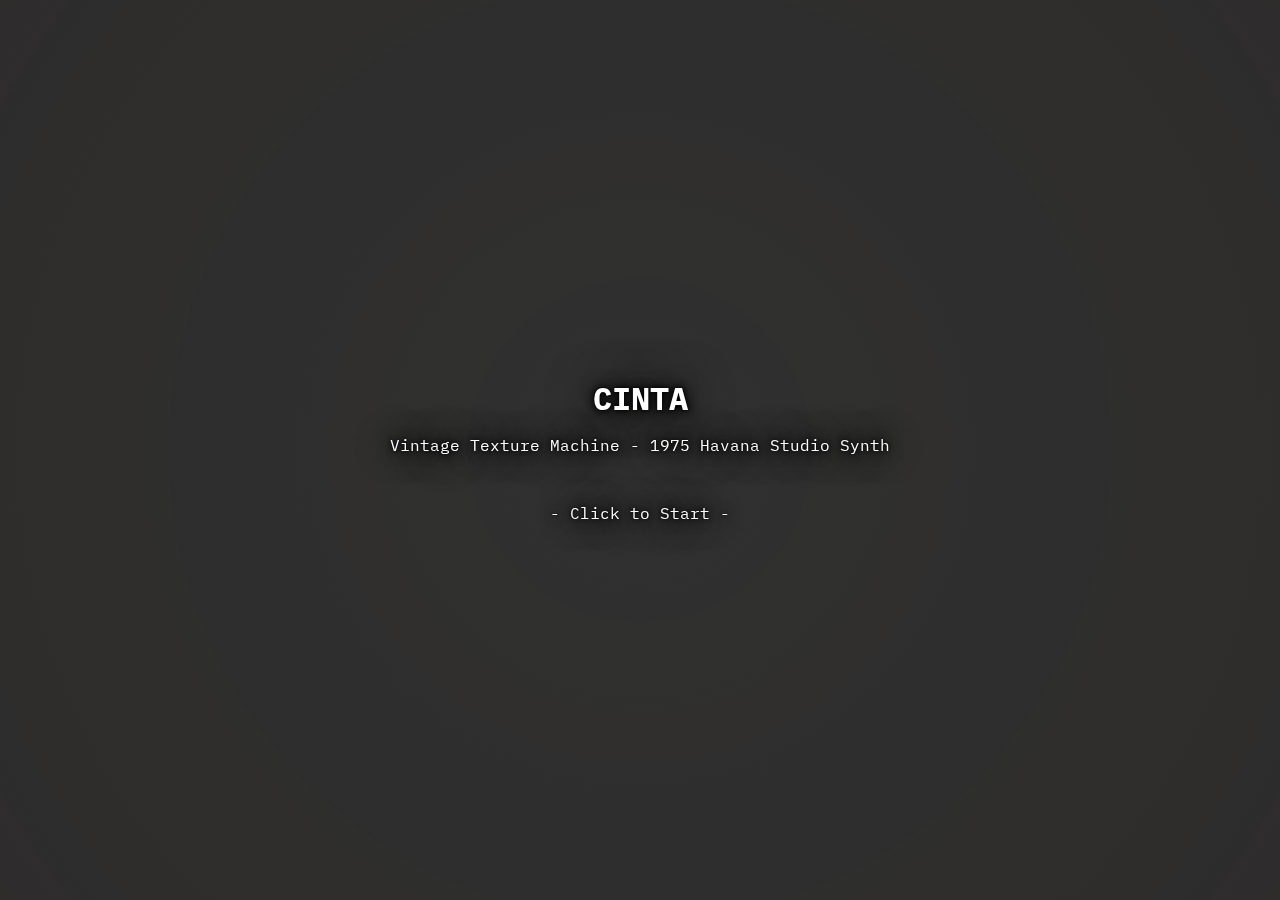
<file: CINTA_WebAudio.html/index.html>
<!DOCTYPE html>
<html lang="en">
<head>
    <meta charset="UTF-8">
    <meta name="viewport" content="width=device-width, initial-scale=1.0">
    <title>CINTA - Vintage Texture Machine</title>
    <link href="https://fonts.googleapis.com/css2?family=Playfair+Display:wght@400;700&family=IBM+Plex+Mono:wght@400;500;600&display=swap" rel="stylesheet">
    <link rel="stylesheet" href="styles-vintage.css">
    <link rel="stylesheet" href="size-modes.css">
    <link rel="stylesheet" href="vintage-keyboard.css">
    <link rel="stylesheet" href="vintage-slider.css">
</head>
<body>
    <div id="cmaj-overlay">
        <div id="cmaj-info">
            <span style="font-size: 2rem; font-weight: bold;">CINTA</span>
            <span style="font-size: 1rem;">Vintage Texture Machine - 1975 Havana Studio Synth</span>
            <span id="cmaj-click-to-start" style="margin-top: 2rem; opacity: 0;">- Click to Start -</span>
        </div>
    </div>

    <div class="synth-container size-compact" id="synth-container" style="display: none;">
        
        <div class="header-controls">
            <button class="midi-selector-btn" id="midiSelectorBtn">
                <span>🎹 MIDI</span>
            </button>
            <div class="midi-dropdown" id="midiDropdown" style="display: none;">
                <div class="midi-device-list" id="midiDeviceList">
                    <div class="midi-device">No MIDI devices</div>
                </div>
            </div>
            
            <button class="size-toggle-btn" id="sizeToggleBtn">
                <span id="currentSizeLabel">COMPACT</span>
            </button>
            <div class="size-dropdown" id="sizeDropdown">
                <div class="size-option" data-size="full">
                    <span>FULL <span class="dimensions">(1400x700)</span></span>
                    <span class="shortcut">Ctrl+1</span>
                </div>
                <div class="size-option" data-size="compact">
                    <span>COMPACT <span class="dimensions">(900x600)</span></span>
                    <span class="shortcut">Ctrl+2</span>
                </div>
                <div class="size-option" data-size="mini">
                    <span>MINI <span class="dimensions">(500x340)</span></span>
                    <span class="shortcut">Ctrl+3</span>
                </div>
                <div class="size-option" data-size="strip">
                    <span>STRIP <span class="dimensions">(380x160)</span></span>
                    <span class="shortcut">Ctrl+4</span>
                </div>
            </div>
        </div>
        
        <div class="size-indicator" id="sizeIndicator"></div>
        
        <header class="header">
            <div class="logo">
                <div class="logo-badge">
                    <span class="logo-text">CINTA</span>
                    <span class="logo-subtitle">Vintage Texture Machine · Havana 1975</span>
                </div>
                <div class="logo-screws">
                    <div class="screw"></div>
                    <div class="screw"></div>
                    <div class="screw"></div>
                    <div class="screw"></div>
                </div>
            </div>
            
            <div class="preset-browser">
                <button class="preset-btn prev">◀</button>
                <select id="preset-select">
                    <option>Init</option>
                    <optgroup label="Bells & Leads (13)">
                        <option>Reggaeton Bell</option>
                        <option>Bad Bunny Bell</option>
                        <option>Crystal Lead</option>
                        <option>Trap Bell</option>
                        <option>Lo-fi Lead</option>
                        <option>Bright Synth Lead</option>
                        <option>Ozuna Bell</option>
                        <option>Metallic Bell</option>
                        <option>Soft Bell</option>
                        <option>Vintage Lead</option>
                        <option>Icy Bell</option>
                        <option>Synth Stab</option>
                    </optgroup>
                    <optgroup label="Pads & Atmospheres (7)">
                        <option>Tainy Atmosphere</option>
                        <option>Tape Strings</option>
                        <option>Ethereal Pad</option>
                        <option>Warm Pad</option>
                        <option>Dark Pad</option>
                        <option>Ambient Wash</option>
                    </optgroup>
                    <optgroup label="Bass (3)">
                        <option>Analog Bass</option>
                        <option>Sub Bass</option>
                        <option>Trap 808</option>
                    </optgroup>
                    <optgroup label="Keys & Plucks (3)">
                        <option>Warm Rhodes</option>
                        <option>Pluck Synth</option>
                        <option>Marimba</option>
                    </optgroup>
                    <optgroup label="FX & Textures (2)">
                        <option>Radio Noise</option>
                        <option>Vinyl Crackle</option>
                    </optgroup>
                </select>
                <button class="preset-btn next">▶</button>
                <button class="preset-btn save">SAVE</button>
            </div>
            
            <div class="macro-knobs">
                <div class="macro-knob">
                    <div class="knob" data-param="vibe" data-min="0" data-max="1" data-value="0.3">
                        <div class="knob-pointer"></div>
                    </div>
                    <div class="knob-value">30</div>
                    <label>VIBE</label>
                </div>
                <div class="macro-knob">
                    <div class="knob" data-param="warmth" data-min="0" data-max="1" data-value="0.5">
                        <div class="knob-pointer"></div>
                    </div>
                    <div class="knob-value">50</div>
                    <label>WARMTH</label>
                </div>
                <div class="macro-knob">
                    <div class="knob" data-param="space" data-min="0" data-max="1" data-value="0.3">
                        <div class="knob-pointer"></div>
                    </div>
                    <div class="knob-value">30</div>
                    <label>SPACE</label>
                </div>
                <div class="macro-knob">
                    <div class="knob" data-param="movement" data-min="0" data-max="1" data-value="0.2">
                        <div class="knob-pointer"></div>
                    </div>
                    <div class="knob-value">20</div>
                    <label>MOVEMENT</label>
                </div>
                <div class="macro-knob">
                    <div class="knob" data-param="grit" data-min="0" data-max="1" data-value="0.1">
                        <div class="knob-pointer"></div>
                    </div>
                    <div class="knob-value">10</div>
                    <label>GRIT</label>
                </div>
            </div>
        </header>

        <div class="tape-deck" id="tape-deck">
            <div class="reel left-reel">
                <div class="reel-hub"></div>
                <div class="reel-spokes"></div>
                <div class="tape-level"></div>
            </div>
            <div class="tape-path">
                <div class="tape-guide"></div>
                <div class="tape-head"></div>
                <div class="tape-guide"></div>
            </div>
            <div class="reel right-reel">
                <div class="reel-hub"></div>
                <div class="reel-spokes"></div>
                <div class="tape-level"></div>
            </div>
        </div>

        <section class="engines-row">
            
            <div class="engine-panel" id="fm-engine">
                <div class="engine-header">
                    <h2>FM ENGINE</h2>
                    <div style="display: flex; gap: 8px; align-items: center;">
                        <div class="led-indicator on"></div>
                        <button class="toggle-btn active" data-param="fm_on">ON</button>
                    </div>
                </div>
                <div class="engine-controls" id="fm-sliders"></div>
            </div>

            <div class="engine-panel" id="tape-engine">
                <div class="engine-header">
                    <h2>TAPE ENGINE</h2>
                    <select class="sound-select" data-param="tape_sound" style="margin: 0 auto;">
                        <option value="0">Strings</option>
                        <option value="1">Flutes</option>
                        <option value="2">Choirs</option>
                        <option value="3">Brass</option>
                        <option value="4">Keys</option>
                    </select>
                    <div style="display: flex; gap: 8px; align-items: center;">
                        <div class="led-indicator"></div>
                        <button class="toggle-btn" data-param="tape_on">OFF</button>
                    </div>
                </div>
                <div class="engine-controls" id="tape-sliders"></div>
            </div>

            <div class="engine-panel" id="analog-engine">
                <div class="engine-header">
                    <h2>ANALOG ENGINE</h2>
                    <select class="sound-select" data-param="analog_osc1_wave" style="margin: 0 auto;">
                        <option value="0">Saw</option>
                        <option value="1">Square</option>
                        <option value="2">Pulse</option>
                        <option value="3">Triangle</option>
                    </select>
                    <div style="display: flex; gap: 8px; align-items: center;">
                        <div class="led-indicator"></div>
                        <button class="toggle-btn" data-param="analog_on">OFF</button>
                    </div>
                </div>
                <div class="engine-controls" id="analog-sliders"></div>
            </div>
        </section>

        <section class="texture-rack">
            <h2>TEXTURE RACK</h2>
            <div class="texture-slots">
                
                <div class="texture-slot">
                    <div class="led-indicator"></div>
                    <button class="toggle-btn small texture-toggle" data-param="tape_age" data-knob-param="tape_age">OFF</button>
                    <span class="texture-name">TAPE AGE</span>
                    <div class="knob small" data-param="tape_age" data-min="0" data-max="1" data-value="0.3">
                        <div class="knob-pointer"></div>
                    </div>
                    <div class="knob-value">30</div>
                </div>
                
                <div class="texture-slot">
                    <div class="led-indicator"></div>
                    <button class="toggle-btn small texture-toggle" data-param="vinyl_amount" data-knob-param="vinyl_amount">OFF</button>
                    <span class="texture-name">VINYL</span>
                    <div class="knob small" data-param="vinyl_amount" data-min="0" data-max="1" data-value="0.3">
                        <div class="knob-pointer"></div>
                    </div>
                    <div class="knob-value">30</div>
                </div>
                
                <div class="texture-slot">
                    <div class="led-indicator"></div>
                    <button class="toggle-btn small texture-toggle" data-param="tube_drive" data-knob-param="tube_drive">OFF</button>
                    <span class="texture-name">TUBE</span>
                    <div class="knob small" data-param="tube_drive" data-min="0" data-max="1" data-value="0.3">
                        <div class="knob-pointer"></div>
                    </div>
                    <div class="knob-value">30</div>
                </div>
                
                <div class="texture-slot">
                    <div class="led-indicator"></div>
                    <button class="toggle-btn small texture-toggle" data-param="room_size" data-knob-param="room_size">OFF</button>
                    <span class="texture-name">ROOM</span>
                    <div class="knob small" data-param="room_size" data-min="0" data-max="1" data-value="0.3">
                        <div class="knob-pointer"></div>
                    </div>
                    <div class="knob-value">30</div>
                </div>
                
                <div class="texture-slot">
                    <div class="led-indicator"></div>
                    <button class="toggle-btn small texture-toggle" data-param="crush_bits" data-knob-param="crush_bits">OFF</button>
                    <span class="texture-name">CRUSH</span>
                    <div class="knob small" data-param="crush_bits" data-min="4" data-max="16" data-value="12">
                        <div class="knob-pointer"></div>
                    </div>
                    <div class="knob-value">12</div>
                </div>
                
            </div>
        </section>

        <section class="arp-machine">
            <div class="arp-header">
                <h2>🎹 ARP MACHINE</h2>
                <div style="display: flex; gap: 8px; align-items: center;">
                    <div class="led-indicator"></div>
                    <button class="toggle-btn" data-param="arp_on">OFF</button>
                </div>
            </div>
            
            <div class="arp-selectors">
                <div class="selector-group">
                    <label>MELODY</label>
                    <select data-param="arp_pattern">
                        <option value="0">Dákiti Style</option>
                        <option value="1">Callaíta Style</option>
                        <option value="2">Tusa Style</option>
                        <option value="3">Yonaguni Style</option>
                        <option value="4">Moscow Mule</option>
                        <option value="5">Me Porto Bonito</option>
                        <option value="6">Dark Bell</option>
                        <option value="7">Flute Trap</option>
                        <option value="8">Summer Hit</option>
                        <option value="9">Radio Ready</option>
                    </select>
                </div>
                
                <div class="selector-group">
                    <label>RHYTHM</label>
                    <select data-param="arp_pattern">
                        <option value="0">Classic Dembow</option>
                        <option value="1">Modern Dembow</option>
                        <option value="2">Half-Time Dembow</option>
                        <option value="3">Perreo Intenso</option>
                        <option value="4">Perreo Suave</option>
                        <option value="5">808 Bounce</option>
                        <option value="6">Hi-Hat Rolls</option>
                        <option value="7">Trap Latino</option>
                        <option value="8">Tresillo</option>
                        <option value="9">Clave</option>
                    </select>
                </div>
                
                <div class="selector-group">
                    <label>SCALE</label>
                    <select data-param="arp_pattern">
                        <option value="0">Reggaeton Minor</option>
                        <option value="1">Reggaeton Major</option>
                        <option value="2">Trap Minor</option>
                        <option value="3">Latin Pop</option>
                        <option value="4">Sad Boy</option>
                        <option value="5">Perreo</option>
                        <option value="6">Romantic</option>
                        <option value="7">Callejero</option>
                    </select>
                </div>
                
                <div class="selector-group key-selector">
                    <label>KEY</label>
                    <div class="key-buttons">
                        <button class="key-btn active" data-key="0">C</button>
                        <button class="key-btn" data-key="1">C#</button>
                        <button class="key-btn" data-key="2">D</button>
                        <button class="key-btn" data-key="3">D#</button>
                        <button class="key-btn" data-key="4">E</button>
                        <button class="key-btn" data-key="5">F</button>
                        <button class="key-btn" data-key="6">F#</button>
                        <button class="key-btn" data-key="7">G</button>
                        <button class="key-btn" data-key="8">G#</button>
                        <button class="key-btn" data-key="9">A</button>
                        <button class="key-btn" data-key="10">A#</button>
                        <button class="key-btn" data-key="11">B</button>
                    </div>
                </div>
            </div>
            
            <div class="arp-controls">
                <div class="arp-pattern-display">
                    <div class="pattern-step"></div>
                    <div class="pattern-step active"></div>
                    <div class="pattern-step"></div>
                    <div class="pattern-step active"></div>
                    <div class="pattern-step"></div>
                    <div class="pattern-step"></div>
                    <div class="pattern-step active"></div>
                    <div class="pattern-step"></div>
                    <div class="pattern-step active"></div>
                    <div class="pattern-step"></div>
                    <div class="pattern-step active"></div>
                    <div class="pattern-step"></div>
                    <div class="pattern-step"></div>
                    <div class="pattern-step active"></div>
                    <div class="pattern-step"></div>
                    <div class="pattern-step"></div>
                </div>
                
                <button class="randomize-btn" id="randomize">🎲 RANDOMIZE</button>
                
                <div class="selector-group">
                    <label>MODE</label>
                    <select data-param="arp_pattern">
                        <option value="0">HITMAKER</option>
                        <option value="1">VIBRAS</option>
                        <option value="2">EMOCIONES</option>
                        <option value="3">ALTURA</option>
                        <option value="4">PERREO</option>
                        <option value="5">EXPERIMENTAL</option>
                    </select>
                </div>
                
                <div class="knob-group">
                    <div class="knob small" data-param="arp_rate" data-min="0" data-max="8" data-value="3">
                        <div class="knob-pointer"></div>
                    </div>
                    <label>RATE</label>
                </div>
                
                <div class="knob-group">
                    <div class="knob small" data-param="arp_swing" data-min="0" data-max="100" data-value="0">
                        <div class="knob-pointer"></div>
                    </div>
                    <label>SWING</label>
                </div>
                
                <div class="knob-group">
                    <div class="knob small" data-param="arp_gate" data-min="1" data-max="100" data-value="75">
                        <div class="knob-pointer"></div>
                    </div>
                    <label>GATE</label>
                </div>
                
                <div class="knob-group">
                    <div class="knob small" data-param="arp_octaves" data-min="1" data-max="4" data-value="2">
                        <div class="knob-pointer"></div>
                    </div>
                    <label>OCTAVES</label>
                </div>
                
                <div class="arp-variations">
                    <button class="var-btn" data-variation="octave-up">↑ OCT</button>
                    <button class="var-btn" data-variation="octave-down">↓ OCT</button>
                    <button class="var-btn" data-variation="invert">INVERT</button>
                    <button class="var-btn" data-variation="reverse">REVERSE</button>
                    <button class="var-btn" data-variation="simplify">SIMPLE</button>
                    <button class="var-btn" data-variation="double">DOUBLE</button>
                    <button class="var-btn" data-variation="shift-left">◄◄</button>
                    <button class="var-btn" data-variation="shift-right">►►</button>
                </div>
            </div>
        </section>

        <section class="bottom-controls">
            <div class="envelope-section">
                <h3>ENVELOPE</h3>
                <div class="env-sliders" id="envelope-sliders"></div>
            </div>
            
            <div class="master-section">
                <h3>MASTER OUTPUT</h3>
                
                <div class="vu-meter" id="vu-meter" data-level="low">
                    <div class="vu-face">
                        <div class="vu-scale">
                            <span class="vu-mark" style="--angle: -45deg">-20</span>
                            <span class="vu-mark" style="--angle: -30deg">-10</span>
                            <span class="vu-mark" style="--angle: -15deg">-7</span>
                            <span class="vu-mark" style="--angle: 0deg">-5</span>
                            <span class="vu-mark" style="--angle: 15deg">-3</span>
                            <span class="vu-mark" style="--angle: 30deg">0</span>
                            <span class="vu-mark red" style="--angle: 40deg">+1</span>
                            <span class="vu-mark red" style="--angle: 50deg">+3</span>
                        </div>
                        <div class="vu-needle"></div>
                        <div class="vu-pivot"></div>
                    </div>
                    <div class="vu-glass"></div>
                    <div class="vu-label">VU</div>
                </div>
                
                <div class="master-slider" id="master-slider"></div>
            </div>
        </section>
        
        <div id="cmaj-main" class="main-content"></div>
        <button class="keyboard-toggle-btn" id="keyboardToggleBtn">
            <span>🎹 PIANO</span>
            <span class="icon">▼</span>
        </button>
        <div id="cmaj-keyboard-container"></div>
        
    </div>
    
    <style>
        body {
            margin: 0;
            padding: 0;
            overflow-x: hidden;
            overflow-y: auto;
            min-height: 100vh;
            background: #1a1410;
        }
        
        .header-controls {
            position: absolute;
            top: 15px;
            right: 15px;
            z-index: 1000;
            display: flex;
            gap: 10px;
        }
        
        .midi-selector-btn {
            background: linear-gradient(135deg, #6b5644 0%, #5a4a3a 100%);
            border: 2px solid #5a4a3a;
            border-radius: 6px;
            padding: 8px 16px;
            color: #f5f0e6;
            font-family: 'IBM Plex Mono', monospace;
            font-size: 11px;
            font-weight: 600;
            cursor: pointer;
            box-shadow: 
                0 2px 4px rgba(0,0,0,0.3),
                inset 0 1px 0 rgba(255,255,255,0.1);
            transition: all 0.2s ease;
        }
        
        .midi-selector-btn:hover {
            background: linear-gradient(135deg, #7b6654 0%, #6a5a4a 100%);
            transform: translateY(-1px);
        }
        
        .midi-dropdown {
            position: absolute;
            top: 100%;
            right: 120px;
            margin-top: 8px;
            background: linear-gradient(135deg, #3a3028 0%, #2a2018 100%);
            border: 2px solid #5a4a3a;
            border-radius: 6px;
            padding: 8px;
            min-width: 250px;
            box-shadow: 0 8px 16px rgba(0,0,0,0.5);
        }
        
        .midi-device-list {
            display: flex;
            flex-direction: column;
            gap: 4px;
        }
        
        .midi-device {
            padding: 8px 12px;
            color: #f5f0e6;
            font-family: 'IBM Plex Mono', monospace;
            font-size: 10px;
            background: rgba(139, 115, 85, 0.2);
            border-radius: 4px;
            cursor: pointer;
            transition: all 0.2s ease;
        }
        
        .midi-device:hover {
            background: rgba(139, 115, 85, 0.4);
        }
        
        .midi-device.active {
            background: rgba(255, 215, 0, 0.3);
            color: #ffd700;
        }
        
        #cmaj-overlay {
            position: fixed;
            top: 0;
            left: 0;
            width: 100%;
            height: 100%;
            display: flex;
            flex-direction: column;
            justify-content: center;
            align-items: center;
            cursor: pointer;
            background: rgb(0,0,0);
            background: radial-gradient(circle, #333333ee 0%, #333333cc 100%);
            z-index: 1000;
            text-shadow: 0 0 0.2rem black, 0 0 0.5rem black, 0 0 1rem black, 0 0 3rem black;
            color: white;
            font-family: 'IBM Plex Mono', monospace;
        }
        
        #cmaj-info {
            display: flex;
            flex-direction: column;
            justify-content: center;
            align-items: center;
            gap: 1rem;
        }
        
        .synth-container {
            margin: 20px auto 140px auto;
            position: relative;
        }
        
        .cmaj-piano-keyboard {
            width: 100%;
            height: 5rem;
            margin-top: 1rem;
        }
        
        /* Keyboard container styles moved to vintage-keyboard.css */
    </style>
    
    <script src="presets.js"></script>
    <script src="vintage-keyboard.js"></script>
    <script src="vintage-slider.js"></script>
    <script type="module">
        import * as patch from "./cmaj_CINTA.js"
        
        let patchConnection = null;
        let audioContext = null;
        let keyboard = null;
        
        function getMIDIInputEndpointID(connection) {
            console.log('Looking for MIDI input endpoint...');
            console.log('Available input endpoints:', connection.inputEndpoints);
            
            // Look for noteOn endpoint since purpose is undefined
            for (const i of connection.inputEndpoints) {
                if (i.endpointID === "noteOn") {
                    console.log('✅ Found noteOn endpoint for MIDI input');
                    return i.endpointID;
                }
            }
            console.warn('No noteOn endpoint found!');
            return null;
        }
        
        function createPianoKeyboard(connection) {
            const container = document.getElementById("cmaj-keyboard-container");
            console.log('🎹 Creating vintage keyboard...');
            
            if (container) {
                // Create vintage keyboard with patch connection
                keyboard = new VintageKeyboard(container, connection);
                console.log('✅ Vintage keyboard created and attached');
                
                // Setup keyboard drawer toggle
                setupKeyboardDrawer();
            } else {
                console.warn('⚠️ Cannot create keyboard - container not found');
            }
        }
        
        function setupKeyboardDrawer() {
            const toggleBtn = document.getElementById('keyboardToggleBtn');
            const container = document.getElementById('cmaj-keyboard-container');
            
            // Load saved state from localStorage
            const savedState = localStorage.getItem('cinta-keyboard-open');
            const isOpen = savedState === 'true';
            
            if (isOpen) {
                container.classList.add('open');
                toggleBtn.classList.add('open');
            }
            
            // Toggle button click handler
            toggleBtn.addEventListener('click', () => {
                const isCurrentlyOpen = container.classList.contains('open');
                
                if (isCurrentlyOpen) {
                    container.classList.remove('open');
                    toggleBtn.classList.remove('open');
                    localStorage.setItem('cinta-keyboard-open', 'false');
                    console.log('🎹 Keyboard drawer closed');
                } else {
                    container.classList.add('open');
                    toggleBtn.classList.add('open');
                    localStorage.setItem('cinta-keyboard-open', 'true');
                    console.log('🎹 Keyboard drawer opened');
                }
            });
            
            // Keyboard shortcut: Ctrl+K or Cmd+K
            document.addEventListener('keydown', (e) => {
                if ((e.ctrlKey || e.metaKey) && e.key === 'k') {
                    e.preventDefault();
                    toggleBtn.click();
                }
            });
            
            console.log('✅ Keyboard drawer initialized');
        }
        
        // Computer keyboard is now handled by VintageKeyboard component
        function setupComputerKeyboard() {
            // Add Escape key for panic/all-notes-off
            document.addEventListener('keydown', (e) => {
                if (e.key === 'Escape') {
                    console.log('🚨 PANIC: All Notes Off');
                    for (let note = 0; note < 128; note++) {
                        patchConnection?.sendEventOrValue('noteOff', { pitch: note });
                    }
                    activeNotes.clear();
                }
            });
            
            console.log('✅ Computer keyboard enabled (A,S,D,F,G,H,J,K,L keys)');
        }
        
        // Test function to manually send a note
        window.testNote = function() {
            if (patchConnection) {
                console.log('🎵 Testing note C4 (MIDI 60)...');
                console.log('Turning on FM engine...');
                patchConnection.sendEventOrValue('fm_on', 1.0);
                patchConnection.sendEventOrValue('fm_level', 0.8);
                patchConnection.sendEventOrValue('master_volume', 0.8);
                
                setTimeout(() => {
                    console.log('Sending noteOn with format: { pitch, velocity }');
                    try {
                        patchConnection.sendEventOrValue('noteOn', { pitch: 60, velocity: 1.0 });
                        console.log('✅ NoteOn sent');
                    } catch (e) {
                        console.error('❌ NoteOn failed:', e);
                    }
                    
                    setTimeout(() => {
                        console.log('Sending noteOff...');
                        try {
                            patchConnection.sendEventOrValue('noteOff', { pitch: 60, velocity: 0.0 });
                            console.log('✅ NoteOff sent');
                        } catch (e) {
                            console.error('❌ NoteOff failed:', e);
                        }
                    }, 500);
                }, 100);
            }
        };
        
        // Debug function to check patch status
        window.debugPatch = function() {
            console.log('=== CINTA Debug Info ===');
            console.log('Audio Context:', audioContext);
            console.log('Audio Context State:', audioContext?.state);
            console.log('Patch Connection:', patchConnection);
            console.log('Input Endpoints:', patchConnection?.inputEndpoints);
            console.log('Output Endpoints:', patchConnection?.outputEndpoints);
            console.log('Manifest:', patchConnection?.manifest);
        };
        
        async function loadPatch() {
            audioContext = new AudioContext();
            audioContext.suspend();
            patchConnection = await patch.createAudioWorkletNodePatchConnection(audioContext, "cmaj-worklet-processor");
            
            console.log('Patch connection created:', patchConnection);
            console.log('Audio worklet node:', patchConnection.audioNode);
            
            const startOverlay = document.getElementById("cmaj-overlay");
            const synthContainer = document.getElementById("synth-container");
            
            startOverlay.onclick = async () => {
                console.log('🎵 Starting CINTA...');
                startOverlay.style.display = "none";
                synthContainer.style.display = "block";
                
                console.log('🔌 Connecting audio and MIDI...');
                
                // Request MIDI access explicitly
                try {
                    const midiAccess = await navigator.requestMIDIAccess();
                    console.log('MIDI Access granted:', midiAccess);
                    console.log('MIDI Inputs:', Array.from(midiAccess.inputs.values()).map(i => i.name));
                    
                    // Populate MIDI device list
                    const midiDeviceList = document.getElementById('midiDeviceList');
                    midiDeviceList.innerHTML = '';
                    
                    if (midiAccess.inputs.size === 0) {
                        midiDeviceList.innerHTML = '<div class="midi-device">No MIDI devices connected</div>';
                    } else {
                        for (const input of midiAccess.inputs.values()) {
                            const deviceDiv = document.createElement('div');
                            deviceDiv.className = 'midi-device active';
                            deviceDiv.textContent = `✓ ${input.name}`;
                            midiDeviceList.appendChild(deviceDiv);
                        }
                    }
                    
                    // Setup MIDI selector button
                    const midiBtn = document.getElementById('midiSelectorBtn');
                    const midiDropdown = document.getElementById('midiDropdown');
                    midiBtn.addEventListener('click', (e) => {
                        e.stopPropagation();
                        midiDropdown.style.display = midiDropdown.style.display === 'none' ? 'block' : 'none';
                    });
                    
                    document.addEventListener('click', (e) => {
                        if (!midiDropdown.contains(e.target) && e.target !== midiBtn) {
                            midiDropdown.style.display = 'none';
                        }
                    });
                    
                    // Connect MIDI inputs to the patch
                    for (const input of midiAccess.inputs.values()) {
                        console.log('Connecting MIDI input:', input.name);
                        input.onmidimessage = (message) => {
                            const [status, note, velocity] = message.data;
                            const command = status & 0xF0;
                            
                            if (command === 0x90 && velocity > 0) {
                                // Note On
                                patchConnection.sendEventOrValue('noteOn', { pitch: note, velocity: velocity / 127.0 });
                            } else if (command === 0x80 || (command === 0x90 && velocity === 0)) {
                                // Note Off
                                patchConnection.sendEventOrValue('noteOff', { pitch: note, velocity: 0.0 });
                            }
                        };
                    }
                } catch (e) {
                    console.warn('MIDI access denied or not available:', e);
                }
                
                await patchConnection.connectDefaultAudioAndMIDI(audioContext);
                console.log('Audio outputs:', patchConnection.outputEndpoints);
                
                console.log('▶️ Resuming audio context...');
                await audioContext.resume();
                console.log('Audio context state:', audioContext.state);
                console.log('Audio destination:', audioContext.destination);
                
                // Enable FM engine IMMEDIATELY for sound
                console.log('🎛️ Enabling FM engine for immediate playback...');
                patchConnection.sendEventOrValue('fm_on', 1.0);
                patchConnection.sendEventOrValue('fm_level', 0.8);
                patchConnection.sendEventOrValue('master_volume', 0.8);
                console.log('✅ FM engine enabled');
                
                // Verify connection
                setTimeout(() => {
                    console.log('=== Connection Status ===');
                    console.log('Patch connected:', !!patchConnection);
                    console.log('Audio context running:', audioContext.state === 'running');
                    console.log('FM engine: ENABLED');
                }, 1000);
                
                if (patchConnection?.manifest?.isInstrument) {
                    console.log('🎹 Creating piano keyboard...');
                    createPianoKeyboard(patchConnection);
                }
                
                console.log('⌨️ Setting up computer keyboard...');
                setupComputerKeyboard();
                
                console.log('🎨 Initializing vintage UI...');
                initializeVintageUI();
                
                console.log('🎚️ Initializing vintage sliders...');
                initializeVintageSliders();
                
                console.log('✅ CINTA ready!');
            };
            
            document.getElementById("cmaj-click-to-start").style.opacity = 1.0;
        }
        
        function initializeVintageSliders() {
            // FM Engine sliders - brass/gold
            createSliderGroup(document.getElementById('fm-sliders'), [
                { param: 'fm_ratio', label: 'RATIO', min: 0.5, max: 16, value: 2, unit: '', color: 'gold', decimals: 1 },
                { param: 'fm_depth', label: 'DEPTH', min: 0, max: 1, value: 0.5, unit: '', color: 'gold', decimals: 2 },
                { param: 'fm_feedback', label: 'FEEDBACK', min: 0, max: 1, value: 0, unit: '', color: 'gold', decimals: 2 },
                { param: 'fm_level', label: 'LEVEL', min: 0, max: 1, value: 0.7, unit: '', color: 'gold', decimals: 2 }
            ], patchConnection);
            
            // Tape Engine sliders - brass/gold
            createSliderGroup(document.getElementById('tape-sliders'), [
                { param: 'tape_wow', label: 'WOW', min: 0, max: 1, value: 0.2, unit: '', color: 'gold', decimals: 2 },
                { param: 'tape_flutter', label: 'FLUTTER', min: 0, max: 1, value: 0.1, unit: '', color: 'gold', decimals: 2 },
                { param: 'tape_level', label: 'LEVEL', min: 0, max: 1, value: 0.7, unit: '', color: 'gold', decimals: 2 }
            ], patchConnection);
            
            // Analog Engine sliders - brass/gold
            createSliderGroup(document.getElementById('analog-sliders'), [
                { param: 'analog_detune', label: 'DETUNE', min: -100, max: 100, value: 5, unit: '', color: 'gold', decimals: 0 },
                { param: 'analog_filter_cutoff', label: 'CUTOFF', min: 20, max: 20000, value: 8000, unit: 'Hz', color: 'gold', decimals: 0 },
                { param: 'analog_filter_reso', label: 'RESO', min: 0, max: 1, value: 0.2, unit: '', color: 'gold', decimals: 2 },
                { param: 'analog_level', label: 'LEVEL', min: 0, max: 1, value: 0.7, unit: '', color: 'gold', decimals: 2 }
            ], patchConnection);
            
            // Envelope sliders (ADSR) - brass/gold
            createSliderGroup(document.getElementById('envelope-sliders'), [
                { param: 'amp_attack', label: 'ATTACK', min: 0.001, max: 5, value: 0.01, unit: 's', color: 'gold', decimals: 3 },
                { param: 'amp_decay', label: 'DECAY', min: 0.001, max: 5, value: 0.2, unit: 's', color: 'gold', decimals: 2 },
                { param: 'amp_sustain', label: 'SUSTAIN', min: 0, max: 1, value: 0.7, unit: '', color: 'gold', decimals: 2 },
                { param: 'amp_release', label: 'RELEASE', min: 0.001, max: 5, value: 0.3, unit: 's', color: 'gold', decimals: 2 }
            ], patchConnection);
            
            // Master volume slider - brass/gold
            createSliderGroup(document.getElementById('master-slider'), [
                { param: 'master_volume', label: 'MASTER', min: 0, max: 1, value: 0.8, unit: '', color: 'gold', decimals: 2 }
            ], patchConnection);
            
            console.log('✅ Vintage sliders initialized for FM, Tape, Analog, Envelope, and Master (brass/gold aesthetic)');
        }
        
        function initializeVintageUI() {
            window.patchConnection = patchConnection;
            
            const sizeManagerScript = document.createElement('script');
            sizeManagerScript.src = 'size-manager.js';
            sizeManagerScript.onload = () => {
                // Manually trigger size manager initialization since DOMContentLoaded already fired
                if (typeof SizeManager !== 'undefined') {
                    window.cintaSizeManager = new SizeManager();
                    console.log('✅ Size Manager initialized');
                }
            };
            document.body.appendChild(sizeManagerScript);
            
            const mainVintageScript = document.createElement('script');
            mainVintageScript.src = 'main-vintage.js';
            document.body.appendChild(mainVintageScript);
        }
        
        loadPatch();
    </script>
</body>
</html>
</file>
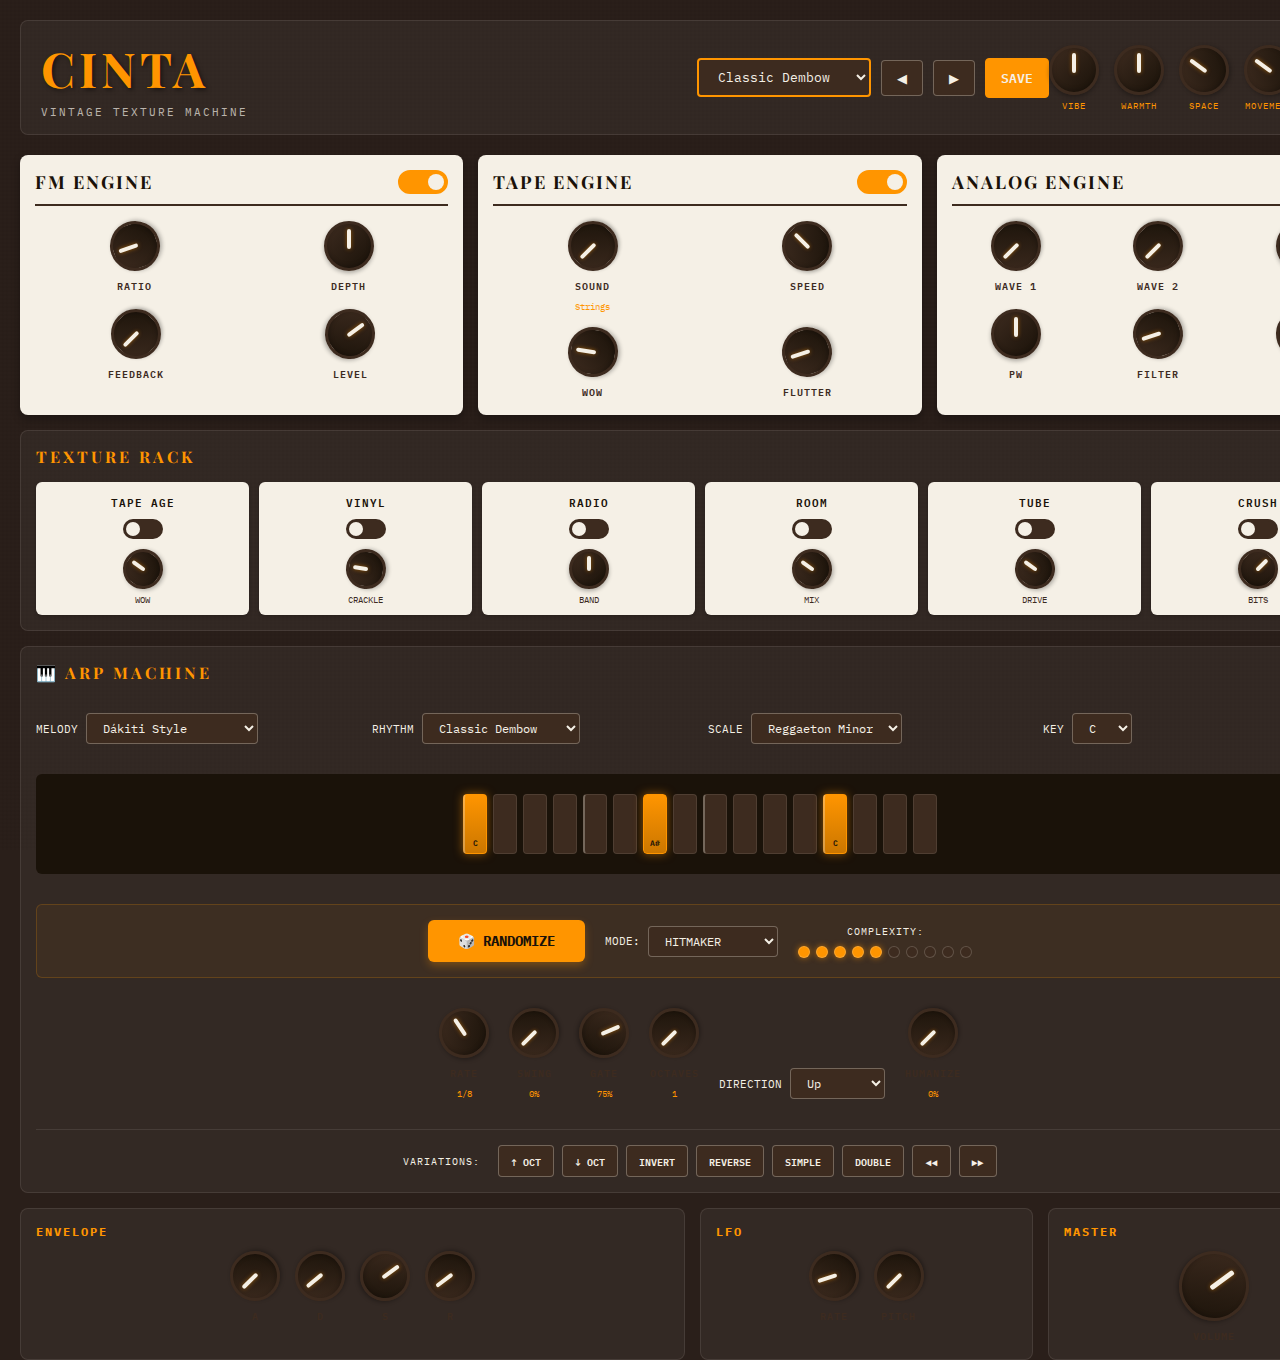
<file: ui/index.html>
<!DOCTYPE html>
<html lang="en">
<head>
    <meta charset="UTF-8">
    <meta name="viewport" content="width=device-width, initial-scale=1.0">
    <title>CINTA - Vintage Texture Machine</title>
    <link rel="preconnect" href="https://fonts.googleapis.com">
    <link rel="preconnect" href="https://fonts.gstatic.com" crossorigin>
    <link href="https://fonts.googleapis.com/css2?family=Playfair+Display:wght@700&family=IBM+Plex+Mono:wght@400;600&display=swap" rel="stylesheet">
    <link rel="stylesheet" href="styles.css">
</head>
<body>
    <div class="synth-container">
        <!-- Header -->
        <div class="header">
            <div class="header-left">
                <h1 class="logo">CINTA</h1>
                <p class="tagline">Vintage Texture Machine</p>
            </div>
            <div class="header-center">
                <select class="preset-selector">
                    <option>Classic Dembow</option>
                    <option>Warm Perreo</option>
                    <option>Lo-Fi Trap</option>
                    <option>Tape Dreams</option>
                    <option>Radio Nostalgia</option>
                </select>
                <button class="preset-btn">◀</button>
                <button class="preset-btn">▶</button>
                <button class="preset-btn save-btn">SAVE</button>
            </div>
            <div class="header-right quick-controls">
                <div class="quick-knob">
                    <div class="knob" data-param="vibe" data-min="0" data-max="1" data-value="0.5"></div>
                    <label>VIBE</label>
                </div>
                <div class="quick-knob">
                    <div class="knob" data-param="warmth" data-min="0" data-max="1" data-value="0.5"></div>
                    <label>WARMTH</label>
                </div>
                <div class="quick-knob">
                    <div class="knob" data-param="space" data-min="0" data-max="1" data-value="0.3"></div>
                    <label>SPACE</label>
                </div>
                <div class="quick-knob">
                    <div class="knob" data-param="movement" data-min="0" data-max="1" data-value="0.3"></div>
                    <label>MOVEMENT</label>
                </div>
                <div class="quick-knob">
                    <div class="knob" data-param="grit" data-min="0" data-max="1" data-value="0.2"></div>
                    <label>GRIT</label>
                </div>
            </div>
        </div>

        <!-- Sound Engines -->
        <div class="engines-section">
            <div class="engine-panel">
                <div class="engine-header">
                    <h2>FM ENGINE</h2>
                    <label class="toggle-switch">
                        <input type="checkbox" data-param="fm_on" checked>
                        <span class="slider"></span>
                    </label>
                </div>
                <div class="engine-controls">
                    <div class="control-group">
                        <div class="knob-control">
                            <div class="knob" data-param="fm_ratio" data-min="0.5" data-max="16" data-value="2"></div>
                            <label>Ratio</label>
                        </div>
                        <div class="knob-control">
                            <div class="knob" data-param="fm_depth" data-min="0" data-max="1" data-value="0.5"></div>
                            <label>Depth</label>
                        </div>
                    </div>
                    <div class="control-group">
                        <div class="knob-control">
                            <div class="knob" data-param="fm_feedback" data-min="0" data-max="1" data-value="0"></div>
                            <label>Feedback</label>
                        </div>
                        <div class="knob-control">
                            <div class="knob" data-param="fm_level" data-min="0" data-max="1" data-value="0.7"></div>
                            <label>Level</label>
                        </div>
                    </div>
                </div>
            </div>

            <div class="engine-panel">
                <div class="engine-header">
                    <h2>TAPE ENGINE</h2>
                    <label class="toggle-switch">
                        <input type="checkbox" data-param="tape_on" checked>
                        <span class="slider"></span>
                    </label>
                </div>
                <div class="engine-controls">
                    <div class="control-group">
                        <div class="knob-control">
                            <div class="knob discrete" data-param="tape_sound" data-min="0" data-max="4" data-value="0"></div>
                            <label>Sound</label>
                            <span class="value-display">Strings</span>
                        </div>
                        <div class="knob-control">
                            <div class="knob" data-param="tape_speed" data-min="0.5" data-max="2" data-value="1"></div>
                            <label>Speed</label>
                        </div>
                    </div>
                    <div class="control-group">
                        <div class="knob-control">
                            <div class="knob" data-param="tape_wow" data-min="0" data-max="1" data-value="0.2"></div>
                            <label>Wow</label>
                        </div>
                        <div class="knob-control">
                            <div class="knob" data-param="tape_flutter" data-min="0" data-max="1" data-value="0.1"></div>
                            <label>Flutter</label>
                        </div>
                    </div>
                </div>
            </div>

            <div class="engine-panel">
                <div class="engine-header">
                    <h2>ANALOG ENGINE</h2>
                    <label class="toggle-switch">
                        <input type="checkbox" data-param="analog_on" checked>
                        <span class="slider"></span>
                    </label>
                </div>
                <div class="engine-controls">
                    <div class="control-group">
                        <div class="knob-control">
                            <div class="knob discrete" data-param="analog_osc1_wave" data-min="0" data-max="3" data-value="0"></div>
                            <label>Wave 1</label>
                        </div>
                        <div class="knob-control">
                            <div class="knob discrete" data-param="analog_osc2_wave" data-min="0" data-max="3" data-value="0"></div>
                            <label>Wave 2</label>
                        </div>
                        <div class="knob-control">
                            <div class="knob" data-param="analog_osc2_detune" data-min="-100" data-max="100" data-value="0"></div>
                            <label>Detune</label>
                        </div>
                    </div>
                    <div class="control-group">
                        <div class="knob-control">
                            <div class="knob" data-param="analog_pulse_width" data-min="0.1" data-max="0.9" data-value="0.5"></div>
                            <label>PW</label>
                        </div>
                        <div class="knob-control">
                            <div class="knob" data-param="analog_filter_cutoff" data-min="20" data-max="20000" data-value="2000"></div>
                            <label>Filter</label>
                        </div>
                        <div class="knob-control">
                            <div class="knob" data-param="analog_filter_resonance" data-min="0" data-max="1" data-value="0.3"></div>
                            <label>Reso</label>
                        </div>
                    </div>
                </div>
            </div>
        </div>

        <!-- Texture Rack -->
        <div class="texture-rack">
            <h2 class="section-title">TEXTURE RACK</h2>
            <div class="texture-units">
                <div class="texture-unit">
                    <div class="texture-header">
                        <h3>TAPE AGE</h3>
                        <label class="toggle-switch small">
                            <input type="checkbox" data-param="tape_age_on">
                            <span class="slider"></span>
                        </label>
                    </div>
                    <div class="texture-controls">
                        <div class="knob small" data-param="tape_age_wow_depth" data-min="0" data-max="1" data-value="0.3"></div>
                        <label>Wow</label>
                    </div>
                </div>

                <div class="texture-unit">
                    <div class="texture-header">
                        <h3>VINYL</h3>
                        <label class="toggle-switch small">
                            <input type="checkbox" data-param="vinyl_on">
                            <span class="slider"></span>
                        </label>
                    </div>
                    <div class="texture-controls">
                        <div class="knob small" data-param="vinyl_crackle" data-min="0" data-max="1" data-value="0.2"></div>
                        <label>Crackle</label>
                    </div>
                </div>

                <div class="texture-unit">
                    <div class="texture-header">
                        <h3>RADIO</h3>
                        <label class="toggle-switch small">
                            <input type="checkbox" data-param="radio_on">
                            <span class="slider"></span>
                        </label>
                    </div>
                    <div class="texture-controls">
                        <div class="knob small" data-param="radio_bandwidth" data-min="0" data-max="1" data-value="0.5"></div>
                        <label>Band</label>
                    </div>
                </div>

                <div class="texture-unit">
                    <div class="texture-header">
                        <h3>ROOM</h3>
                        <label class="toggle-switch small">
                            <input type="checkbox" data-param="room_on">
                            <span class="slider"></span>
                        </label>
                    </div>
                    <div class="texture-controls">
                        <div class="knob small" data-param="room_mix" data-min="0" data-max="1" data-value="0.3"></div>
                        <label>Mix</label>
                    </div>
                </div>

                <div class="texture-unit">
                    <div class="texture-header">
                        <h3>TUBE</h3>
                        <label class="toggle-switch small">
                            <input type="checkbox" data-param="tube_on">
                            <span class="slider"></span>
                        </label>
                    </div>
                    <div class="texture-controls">
                        <div class="knob small" data-param="tube_drive" data-min="0" data-max="1" data-value="0.3"></div>
                        <label>Drive</label>
                    </div>
                </div>

                <div class="texture-unit">
                    <div class="texture-header">
                        <h3>CRUSH</h3>
                        <label class="toggle-switch small">
                            <input type="checkbox" data-param="crush_on">
                            <span class="slider"></span>
                        </label>
                    </div>
                    <div class="texture-controls">
                        <div class="knob small" data-param="crush_bits" data-min="4" data-max="16" data-value="12"></div>
                        <label>Bits</label>
                    </div>
                </div>
            </div>
        </div>

        <!-- Arp Machine -->
        <div class="arp-section">
            <div class="arp-header">
                <h2 class="section-title">🎹 ARP MACHINE</h2>
                <label class="toggle-switch">
                    <input type="checkbox" data-param="arp_on">
                    <span class="slider"></span>
                </label>
            </div>
            <div class="arp-controls">
                <div class="arp-top-row">
                    <div class="selector-group">
                        <label>MELODY</label>
                        <select data-param="arp_melody_type">
                            <option value="0">Dákiti Style</option>
                            <option value="1">Callaíta Style</option>
                            <option value="2">Tusa Style</option>
                            <option value="3">Yonaguni Style</option>
                            <option value="4">Moscow Mule</option>
                            <option value="5">Me Porto Bonito</option>
                            <option value="6">La Noche de Anoche</option>
                            <option value="7">Dark Bell</option>
                            <option value="8">Flute Trap</option>
                            <option value="9">Hard Bell</option>
                            <option value="10">Sad Trap</option>
                            <option value="11">Summer Hit</option>
                            <option value="12">Dance Hook</option>
                            <option value="13">Radio Ready</option>
                        </select>
                    </div>
                    <div class="selector-group">
                        <label>RHYTHM</label>
                        <select data-param="arp_rhythm_type">
                            <option value="0">Classic Dembow</option>
                            <option value="1">Modern Dembow</option>
                            <option value="2">Half-Time Dembow</option>
                            <option value="3">Dembow Romántico</option>
                            <option value="4">Perreo Intenso</option>
                            <option value="5">Perreo Suave</option>
                            <option value="6">Flow Calle</option>
                            <option value="7">808 Bounce</option>
                            <option value="8">Hi-Hat Rolls</option>
                            <option value="9">Trap Latino</option>
                            <option value="10">Tresillo</option>
                            <option value="11">Clave</option>
                        </select>
                    </div>
                    <div class="selector-group">
                        <label>SCALE</label>
                        <select data-param="arp_scale">
                            <option value="0">Reggaeton Minor</option>
                            <option value="1">Reggaeton Major</option>
                            <option value="2">Trap Minor</option>
                            <option value="3">Latin Pop</option>
                            <option value="4">Sad Boy</option>
                            <option value="5">Perreo</option>
                            <option value="6">Romantic</option>
                            <option value="7">Callejero</option>
                        </select>
                    </div>
                    <div class="selector-group">
                        <label>KEY</label>
                        <select data-param="arp_key">
                            <option value="0">C</option>
                            <option value="1">C#</option>
                            <option value="2">D</option>
                            <option value="3">D#</option>
                            <option value="4">E</option>
                            <option value="5">F</option>
                            <option value="6">F#</option>
                            <option value="7">G</option>
                            <option value="8">G#</option>
                            <option value="9">A</option>
                            <option value="10">A#</option>
                            <option value="11">B</option>
                        </select>
                    </div>
                </div>
                
                <div class="arp-pattern-display">
                    <div class="pattern-step" data-step="0"><span class="note-label"></span></div>
                    <div class="pattern-step" data-step="1"><span class="note-label"></span></div>
                    <div class="pattern-step" data-step="2"><span class="note-label"></span></div>
                    <div class="pattern-step" data-step="3"><span class="note-label"></span></div>
                    <div class="pattern-step" data-step="4"><span class="note-label"></span></div>
                    <div class="pattern-step" data-step="5"><span class="note-label"></span></div>
                    <div class="pattern-step" data-step="6"><span class="note-label"></span></div>
                    <div class="pattern-step" data-step="7"><span class="note-label"></span></div>
                    <div class="pattern-step" data-step="8"><span class="note-label"></span></div>
                    <div class="pattern-step" data-step="9"><span class="note-label"></span></div>
                    <div class="pattern-step" data-step="10"><span class="note-label"></span></div>
                    <div class="pattern-step" data-step="11"><span class="note-label"></span></div>
                    <div class="pattern-step" data-step="12"><span class="note-label"></span></div>
                    <div class="pattern-step" data-step="13"><span class="note-label"></span></div>
                    <div class="pattern-step" data-step="14"><span class="note-label"></span></div>
                    <div class="pattern-step" data-step="15"><span class="note-label"></span></div>
                </div>
                
                <div class="arp-randomize-section">
                    <button class="randomize-btn-big" id="randomize-btn">🎲 RANDOMIZE</button>
                    <div class="selector-group">
                        <label>MODE:</label>
                        <select data-param="arp_randomize_mode" id="randomize-mode">
                            <option value="0">HITMAKER</option>
                            <option value="1">VIBRAS</option>
                            <option value="2">EMOCIONES</option>
                            <option value="3">ALTURA</option>
                            <option value="4">PERREO</option>
                            <option value="5">EXPERIMENTAL</option>
                        </select>
                    </div>
                    <div class="complexity-control">
                        <label>COMPLEXITY:</label>
                        <div class="complexity-dots">
                            <span class="dot active" data-complexity="1"></span>
                            <span class="dot active" data-complexity="2"></span>
                            <span class="dot active" data-complexity="3"></span>
                            <span class="dot active" data-complexity="4"></span>
                            <span class="dot active" data-complexity="5"></span>
                            <span class="dot" data-complexity="6"></span>
                            <span class="dot" data-complexity="7"></span>
                            <span class="dot" data-complexity="8"></span>
                            <span class="dot" data-complexity="9"></span>
                            <span class="dot" data-complexity="10"></span>
                        </div>
                    </div>
                </div>
                
                <div class="arp-knobs-row">
                    <div class="knob-control">
                        <div class="knob discrete" data-param="arp_rate" data-min="0" data-max="8" data-value="3"></div>
                        <label>RATE</label>
                        <span class="value-display">1/8</span>
                    </div>
                    <div class="knob-control">
                        <div class="knob" data-param="arp_swing" data-min="0" data-max="100" data-value="0"></div>
                        <label>SWING</label>
                        <span class="value-display">0%</span>
                    </div>
                    <div class="knob-control">
                        <div class="knob" data-param="arp_gate" data-min="1" data-max="100" data-value="75"></div>
                        <label>GATE</label>
                        <span class="value-display">75%</span>
                    </div>
                    <div class="knob-control">
                        <div class="knob discrete" data-param="arp_octaves" data-min="1" data-max="4" data-value="1"></div>
                        <label>OCTAVES</label>
                        <span class="value-display">1</span>
                    </div>
                    <div class="selector-group">
                        <label>DIRECTION</label>
                        <select data-param="arp_direction">
                            <option value="0">Up</option>
                            <option value="1">Down</option>
                            <option value="2">Up-Down</option>
                            <option value="3">Random</option>
                        </select>
                    </div>
                    <div class="knob-control">
                        <div class="knob" data-param="arp_humanize" data-min="0" data-max="1" data-value="0"></div>
                        <label>HUMANIZE</label>
                        <span class="value-display">0%</span>
                    </div>
                </div>
                
                <div class="arp-variations">
                    <label>VARIATIONS:</label>
                    <button class="variation-btn" data-variation="octave-up">↑ OCT</button>
                    <button class="variation-btn" data-variation="octave-down">↓ OCT</button>
                    <button class="variation-btn" data-variation="invert">INVERT</button>
                    <button class="variation-btn" data-variation="reverse">REVERSE</button>
                    <button class="variation-btn" data-variation="simplify">SIMPLE</button>
                    <button class="variation-btn" data-variation="double">DOUBLE</button>
                    <button class="variation-btn" data-variation="shift-left">◄◄</button>
                    <button class="variation-btn" data-variation="shift-right">►►</button>
                </div>
            </div>
        </div>

        <!-- Bottom Controls -->
        <div class="bottom-section">
            <div class="envelope-section">
                <h3>ENVELOPE</h3>
                <div class="env-controls">
                    <div class="knob-control">
                        <div class="knob" data-param="amp_attack" data-min="0.001" data-max="5" data-value="0.01"></div>
                        <label>A</label>
                    </div>
                    <div class="knob-control">
                        <div class="knob" data-param="amp_decay" data-min="0.001" data-max="5" data-value="0.1"></div>
                        <label>D</label>
                    </div>
                    <div class="knob-control">
                        <div class="knob" data-param="amp_sustain" data-min="0" data-max="1" data-value="0.7"></div>
                        <label>S</label>
                    </div>
                    <div class="knob-control">
                        <div class="knob" data-param="amp_release" data-min="0.001" data-max="10" data-value="0.3"></div>
                        <label>R</label>
                    </div>
                </div>
            </div>

            <div class="lfo-section">
                <h3>LFO</h3>
                <div class="lfo-controls">
                    <div class="knob-control">
                        <div class="knob" data-param="lfo_rate" data-min="0.01" data-max="20" data-value="2"></div>
                        <label>Rate</label>
                    </div>
                    <div class="knob-control">
                        <div class="knob" data-param="lfo_to_pitch" data-min="0" data-max="1" data-value="0"></div>
                        <label>Pitch</label>
                    </div>
                </div>
            </div>

            <div class="master-section">
                <h3>MASTER</h3>
                <div class="master-controls">
                    <div class="knob-control">
                        <div class="knob large" data-param="master_volume" data-min="0" data-max="1" data-value="0.7"></div>
                        <label>VOLUME</label>
                    </div>
                </div>
            </div>
        </div>
    </div>

    <script src="main.js"></script>
</body>
</html>
</file>
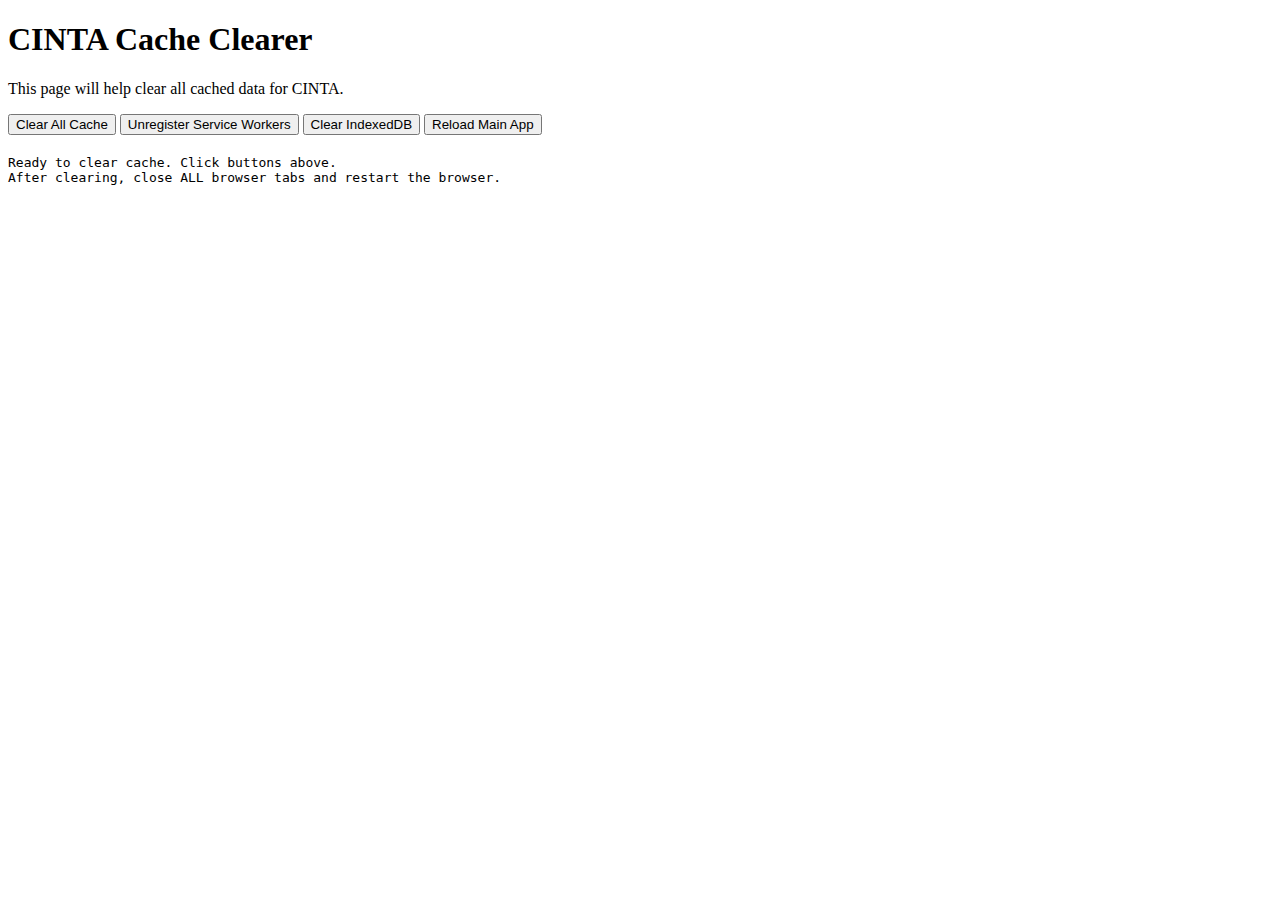
<file: CINTA_WebAudio.html/clear_cache.html>
<!DOCTYPE html>
<html>
<head>
    <title>Clear CINTA Cache</title>
</head>
<body>
    <h1>CINTA Cache Clearer</h1>
    <p>This page will help clear all cached data for CINTA.</p>
    
    <button id="clearCache">Clear All Cache</button>
    <button id="unregisterWorkers">Unregister Service Workers</button>
    <button id="clearIndexedDB">Clear IndexedDB</button>
    <button id="reloadMain">Reload Main App</button>
    
    <div id="log" style="margin-top: 20px; font-family: monospace; white-space: pre;"></div>
    
    <script>
        const log = document.getElementById('log');
        
        function addLog(msg) {
            log.textContent += msg + '\n';
            console.log(msg);
        }
        
        document.getElementById('clearCache').addEventListener('click', async () => {
            addLog('Clearing cache...');
            if ('caches' in window) {
                const cacheNames = await caches.keys();
                addLog(`Found ${cacheNames.length} caches`);
                for (const name of cacheNames) {
                    await caches.delete(name);
                    addLog(`Deleted cache: ${name}`);
                }
                addLog('✅ All caches cleared');
            } else {
                addLog('❌ Cache API not available');
            }
        });
        
        document.getElementById('unregisterWorkers').addEventListener('click', async () => {
            addLog('Unregistering service workers...');
            if ('serviceWorker' in navigator) {
                const registrations = await navigator.serviceWorker.getRegistrations();
                addLog(`Found ${registrations.length} service workers`);
                for (const registration of registrations) {
                    await registration.unregister();
                    addLog(`Unregistered: ${registration.scope}`);
                }
                addLog('✅ All service workers unregistered');
            } else {
                addLog('❌ Service Worker API not available');
            }
        });
        
        document.getElementById('clearIndexedDB').addEventListener('click', async () => {
            addLog('Clearing IndexedDB...');
            if ('indexedDB' in window) {
                const databases = await indexedDB.databases();
                addLog(`Found ${databases.length} databases`);
                for (const db of databases) {
                    indexedDB.deleteDatabase(db.name);
                    addLog(`Deleted database: ${db.name}`);
                }
                addLog('✅ All IndexedDB databases cleared');
            } else {
                addLog('❌ IndexedDB not available');
            }
        });
        
        document.getElementById('reloadMain').addEventListener('click', () => {
            addLog('Reloading main app...');
            window.location.href = '/index.html?nocache=' + Date.now();
        });
        
        addLog('Ready to clear cache. Click buttons above.');
        addLog('After clearing, close ALL browser tabs and restart the browser.');
    </script>
</body>
</html>
</file>
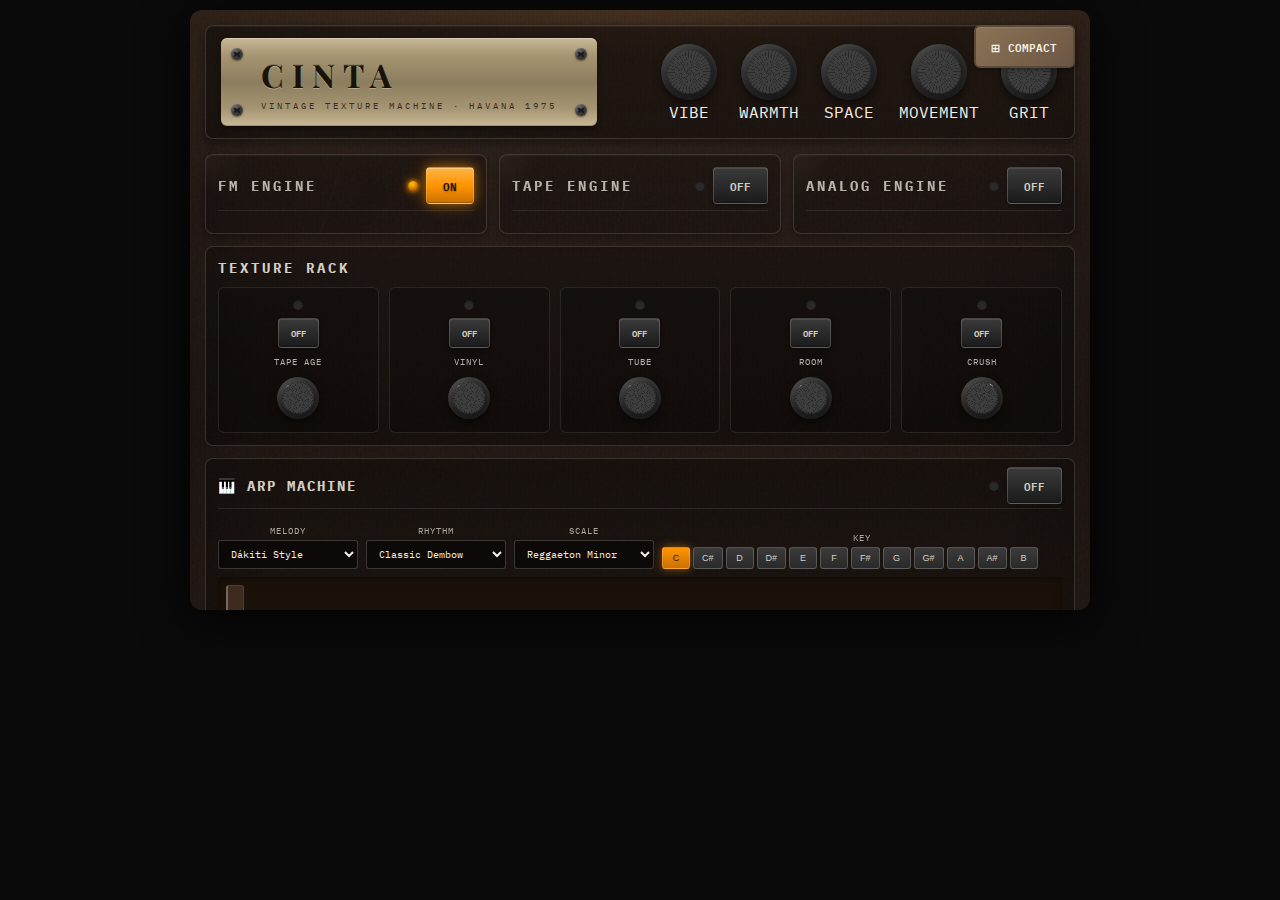
<file: CINTA_WebAudio.html/index-new.html>
<!DOCTYPE html>
<html lang="en">
<head>
    <meta charset="UTF-8">
    <meta name="viewport" content="width=device-width, initial-scale=1.0">
    <title>CINTA - Vintage Texture Machine</title>
    <link href="https://fonts.googleapis.com/css2?family=Playfair+Display:wght@400;700&family=IBM+Plex+Mono:wght@400;500;600&display=swap" rel="stylesheet">
    <link rel="stylesheet" href="styles-vintage.css">
    <link rel="stylesheet" href="size-modes.css">
</head>
<body>
    <div class="synth-container size-compact">
        
        <!-- SIZE TOGGLE BUTTON -->
        <div class="size-toggle-container">
            <button class="size-toggle-btn" id="sizeToggleBtn">
                <span id="currentSizeLabel">COMPACT</span>
            </button>
            <div class="size-dropdown" id="sizeDropdown">
                <div class="size-option" data-size="full">
                    <span>FULL <span class="dimensions">(1400x850)</span></span>
                    <span class="shortcut">Ctrl+1</span>
                </div>
                <div class="size-option" data-size="compact">
                    <span>COMPACT <span class="dimensions">(900x500)</span></span>
                    <span class="shortcut">Ctrl+2</span>
                </div>
                <div class="size-option" data-size="mini">
                    <span>MINI <span class="dimensions">(500x340)</span></span>
                    <span class="shortcut">Ctrl+3</span>
                </div>
                <div class="size-option" data-size="strip">
                    <span>STRIP <span class="dimensions">(380x160)</span></span>
                    <span class="shortcut">Ctrl+4</span>
                </div>
            </div>
        </div>
        
        <!-- SIZE CHANGE INDICATOR -->
        <div class="size-indicator" id="sizeIndicator"></div>
        
        <!-- HEADER WITH VINTAGE BADGE -->
        <header class="header">
            <div class="logo">
                <div class="logo-badge">
                    <span class="logo-text">CINTA</span>
                    <span class="logo-subtitle">Vintage Texture Machine · Havana 1975</span>
                </div>
                <div class="logo-screws">
                    <div class="screw"></div>
                    <div class="screw"></div>
                    <div class="screw"></div>
                    <div class="screw"></div>
                </div>
            </div>
            
            <div class="preset-browser">
                <button class="preset-btn prev">◀</button>
                <select id="preset-select">
                    <option>Init</option>
                    <option>Reggaeton Bell</option>
                    <option>Warm Rhodes</option>
                    <option>Tape Strings</option>
                    <option>Analog Bass</option>
                    <option>Bad Bunny Bell</option>
                    <option>Tainy Atmosphere</option>
                </select>
                <button class="preset-btn next">▶</button>
                <button class="preset-btn save">SAVE</button>
            </div>
            
            <div class="macro-knobs">
                <div class="macro-knob">
                    <div class="knob" data-param="vibe" data-min="0" data-max="1" data-value="0.3">
                        <div class="knob-pointer"></div>
                    </div>
                    <label>VIBE</label>
                </div>
                <div class="macro-knob">
                    <div class="knob" data-param="warmth" data-min="0" data-max="1" data-value="0.5">
                        <div class="knob-pointer"></div>
                    </div>
                    <label>WARMTH</label>
                </div>
                <div class="macro-knob">
                    <div class="knob" data-param="space" data-min="0" data-max="1" data-value="0.3">
                        <div class="knob-pointer"></div>
                    </div>
                    <label>SPACE</label>
                </div>
                <div class="macro-knob">
                    <div class="knob" data-param="movement" data-min="0" data-max="1" data-value="0.2">
                        <div class="knob-pointer"></div>
                    </div>
                    <label>MOVEMENT</label>
                </div>
                <div class="macro-knob">
                    <div class="knob" data-param="grit" data-min="0" data-max="1" data-value="0.1">
                        <div class="knob-pointer"></div>
                    </div>
                    <label>GRIT</label>
                </div>
            </div>
        </header>

        <!-- REEL-TO-REEL TAPE DECK -->
        <div class="tape-deck" id="tape-deck">
            <div class="reel left-reel">
                <div class="reel-hub"></div>
                <div class="reel-spokes"></div>
                <div class="tape-level"></div>
            </div>
            <div class="tape-path">
                <div class="tape-guide"></div>
                <div class="tape-head"></div>
                <div class="tape-guide"></div>
            </div>
            <div class="reel right-reel">
                <div class="reel-hub"></div>
                <div class="reel-spokes"></div>
                <div class="tape-level"></div>
            </div>
        </div>

        <!-- ENGINES ROW -->
        <section class="engines-row">
            
            <!-- FM ENGINE -->
            <div class="engine-panel" id="fm-engine">
                <div class="engine-header">
                    <h2>FM ENGINE</h2>
                    <div style="display: flex; gap: 8px; align-items: center;">
                        <div class="led-indicator on"></div>
                        <button class="toggle-btn active" data-param="fm_on">ON</button>
                    </div>
                </div>
                <div class="engine-controls">
                    <div class="knob-group">
                        <div class="knob" data-param="fm_ratio" data-min="0.5" data-max="16" data-value="2">
                            <div class="knob-pointer"></div>
                        </div>
                        <label>Ratio</label>
                        <div class="nixie-display">
                            <div class="nixie-digit">2</div>
                            <div class="nixie-digit">.</div>
                            <div class="nixie-digit">0</div>
                        </div>
                    </div>
                    <div class="knob-group">
                        <div class="knob" data-param="fm_depth" data-min="0" data-max="1" data-value="0.5">
                            <div class="knob-pointer"></div>
                        </div>
                        <label>Depth</label>
                    </div>
                    <div class="knob-group">
                        <div class="knob" data-param="fm_feedback" data-min="0" data-max="1" data-value="0">
                            <div class="knob-pointer"></div>
                        </div>
                        <label>Feedback</label>
                    </div>
                    <div class="knob-group">
                        <div class="knob" data-param="fm_level" data-min="0" data-max="1" data-value="0.7">
                            <div class="knob-pointer"></div>
                        </div>
                        <label>Level</label>
                    </div>
                </div>
            </div>

            <!-- TAPE ENGINE -->
            <div class="engine-panel" id="tape-engine">
                <div class="engine-header">
                    <h2>TAPE ENGINE</h2>
                    <div style="display: flex; gap: 8px; align-items: center;">
                        <div class="led-indicator"></div>
                        <button class="toggle-btn" data-param="tape_on">OFF</button>
                    </div>
                </div>
                <div class="engine-controls">
                    <div class="knob-group">
                        <select class="sound-select" data-param="tape_sound">
                            <option value="0">Strings</option>
                            <option value="1">Flutes</option>
                            <option value="2">Choirs</option>
                            <option value="3">Brass</option>
                            <option value="4">Keys</option>
                        </select>
                        <label>Sound</label>
                    </div>
                    <div class="knob-group">
                        <div class="knob" data-param="tape_wow" data-min="0" data-max="1" data-value="0.2">
                            <div class="knob-pointer"></div>
                        </div>
                        <label>Wow</label>
                    </div>
                    <div class="knob-group">
                        <div class="knob" data-param="tape_flutter" data-min="0" data-max="1" data-value="0.1">
                            <div class="knob-pointer"></div>
                        </div>
                        <label>Flutter</label>
                    </div>
                    <div class="knob-group">
                        <div class="knob" data-param="tape_level" data-min="0" data-max="1" data-value="0.7">
                            <div class="knob-pointer"></div>
                        </div>
                        <label>Level</label>
                    </div>
                </div>
            </div>

            <!-- ANALOG ENGINE -->
            <div class="engine-panel" id="analog-engine">
                <div class="engine-header">
                    <h2>ANALOG ENGINE</h2>
                    <div style="display: flex; gap: 8px; align-items: center;">
                        <div class="led-indicator"></div>
                        <button class="toggle-btn" data-param="analog_on">OFF</button>
                    </div>
                </div>
                <div class="engine-controls">
                    <div class="knob-group">
                        <select class="sound-select" data-param="analog_wave">
                            <option value="0">Saw</option>
                            <option value="1">Square</option>
                            <option value="2">Pulse</option>
                            <option value="3">Triangle</option>
                        </select>
                        <label>Wave</label>
                    </div>
                    <div class="knob-group">
                        <div class="knob" data-param="analog_detune" data-min="-100" data-max="100" data-value="5">
                            <div class="knob-pointer"></div>
                        </div>
                        <label>Detune</label>
                    </div>
                    <div class="knob-group">
                        <div class="knob" data-param="analog_filter" data-min="20" data-max="20000" data-value="8000">
                            <div class="knob-pointer"></div>
                        </div>
                        <label>Filter</label>
                    </div>
                    <div class="knob-group">
                        <div class="knob" data-param="analog_resonance" data-min="0" data-max="1" data-value="0.2">
                            <div class="knob-pointer"></div>
                        </div>
                        <label>Reso</label>
                    </div>
                    <div class="knob-group">
                        <div class="knob" data-param="analog_level" data-min="0" data-max="1" data-value="0.7">
                            <div class="knob-pointer"></div>
                        </div>
                        <label>Level</label>
                    </div>
                </div>
            </div>
        </section>

        <!-- TEXTURE RACK -->
        <section class="texture-rack">
            <h2>TEXTURE RACK</h2>
            <div class="texture-slots">
                
                <div class="texture-slot">
                    <div class="led-indicator"></div>
                    <button class="toggle-btn small" data-param="tape_age_on">OFF</button>
                    <span class="texture-name">TAPE AGE</span>
                    <div class="knob small" data-param="tape_age_amount" data-min="0" data-max="1" data-value="0.3">
                        <div class="knob-pointer"></div>
                    </div>
                </div>
                
                <div class="texture-slot">
                    <div class="led-indicator"></div>
                    <button class="toggle-btn small" data-param="vinyl_on">OFF</button>
                    <span class="texture-name">VINYL</span>
                    <div class="knob small" data-param="vinyl_amount" data-min="0" data-max="1" data-value="0.3">
                        <div class="knob-pointer"></div>
                    </div>
                </div>
                
                <div class="texture-slot">
                    <div class="led-indicator"></div>
                    <button class="toggle-btn small" data-param="tube_on">OFF</button>
                    <span class="texture-name">TUBE</span>
                    <div class="knob small" data-param="tube_amount" data-min="0" data-max="1" data-value="0.3">
                        <div class="knob-pointer"></div>
                    </div>
                </div>
                
                <div class="texture-slot">
                    <div class="led-indicator"></div>
                    <button class="toggle-btn small" data-param="room_on">OFF</button>
                    <span class="texture-name">ROOM</span>
                    <div class="knob small" data-param="room_amount" data-min="0" data-max="1" data-value="0.3">
                        <div class="knob-pointer"></div>
                    </div>
                </div>
                
                <div class="texture-slot">
                    <div class="led-indicator"></div>
                    <button class="toggle-btn small" data-param="crush_on">OFF</button>
                    <span class="texture-name">CRUSH</span>
                    <div class="knob small" data-param="crush_bits" data-min="4" data-max="16" data-value="12">
                        <div class="knob-pointer"></div>
                    </div>
                </div>
                
            </div>
        </section>

        <!-- ARP MACHINE -->
        <section class="arp-machine">
            <div class="arp-header">
                <h2>🎹 ARP MACHINE</h2>
                <div style="display: flex; gap: 8px; align-items: center;">
                    <div class="led-indicator"></div>
                    <button class="toggle-btn" data-param="arp_on">OFF</button>
                </div>
            </div>
            
            <div class="arp-selectors">
                <div class="selector-group">
                    <label>MELODY</label>
                    <select data-param="arp_melody">
                        <option value="0">Dákiti Style</option>
                        <option value="1">Callaíta Style</option>
                        <option value="2">Tusa Style</option>
                        <option value="3">Yonaguni Style</option>
                        <option value="4">Moscow Mule</option>
                        <option value="5">Me Porto Bonito</option>
                        <option value="6">Dark Bell</option>
                        <option value="7">Flute Trap</option>
                        <option value="8">Summer Hit</option>
                        <option value="9">Radio Ready</option>
                    </select>
                </div>
                
                <div class="selector-group">
                    <label>RHYTHM</label>
                    <select data-param="arp_rhythm">
                        <option value="0">Classic Dembow</option>
                        <option value="1">Modern Dembow</option>
                        <option value="2">Half-Time Dembow</option>
                        <option value="3">Perreo Intenso</option>
                        <option value="4">Perreo Suave</option>
                        <option value="5">808 Bounce</option>
                        <option value="6">Hi-Hat Rolls</option>
                        <option value="7">Trap Latino</option>
                        <option value="8">Tresillo</option>
                        <option value="9">Clave</option>
                    </select>
                </div>
                
                <div class="selector-group">
                    <label>SCALE</label>
                    <select data-param="arp_scale">
                        <option value="0">Reggaeton Minor</option>
                        <option value="1">Reggaeton Major</option>
                        <option value="2">Trap Minor</option>
                        <option value="3">Latin Pop</option>
                        <option value="4">Sad Boy</option>
                        <option value="5">Perreo</option>
                        <option value="6">Romantic</option>
                        <option value="7">Callejero</option>
                    </select>
                </div>
                
                <div class="selector-group key-selector">
                    <label>KEY</label>
                    <div class="key-buttons">
                        <button class="key-btn active" data-key="0">C</button>
                        <button class="key-btn" data-key="1">C#</button>
                        <button class="key-btn" data-key="2">D</button>
                        <button class="key-btn" data-key="3">D#</button>
                        <button class="key-btn" data-key="4">E</button>
                        <button class="key-btn" data-key="5">F</button>
                        <button class="key-btn" data-key="6">F#</button>
                        <button class="key-btn" data-key="7">G</button>
                        <button class="key-btn" data-key="8">G#</button>
                        <button class="key-btn" data-key="9">A</button>
                        <button class="key-btn" data-key="10">A#</button>
                        <button class="key-btn" data-key="11">B</button>
                    </div>
                </div>
            </div>
            
            <div class="arp-pattern-display">
                <div class="pattern-step"></div>
                <div class="pattern-step active"></div>
                <div class="pattern-step"></div>
                <div class="pattern-step active"></div>
                <div class="pattern-step"></div>
                <div class="pattern-step"></div>
                <div class="pattern-step active"></div>
                <div class="pattern-step"></div>
                <div class="pattern-step active"></div>
                <div class="pattern-step"></div>
                <div class="pattern-step active"></div>
                <div class="pattern-step"></div>
                <div class="pattern-step"></div>
                <div class="pattern-step active"></div>
                <div class="pattern-step"></div>
                <div class="pattern-step"></div>
            </div>
            
            <div class="arp-controls">
                <button class="randomize-btn" id="randomize">🎲 RANDOMIZE</button>
                
                <div class="selector-group">
                    <label>MODE</label>
                    <select data-param="arp_mode">
                        <option value="0">HITMAKER</option>
                        <option value="1">VIBRAS</option>
                        <option value="2">EMOCIONES</option>
                        <option value="3">ALTURA</option>
                        <option value="4">PERREO</option>
                        <option value="5">EXPERIMENTAL</option>
                    </select>
                </div>
                
                <div class="knob-group">
                    <div class="knob small" data-param="arp_rate" data-min="0" data-max="8" data-value="3">
                        <div class="knob-pointer"></div>
                    </div>
                    <label>Rate</label>
                </div>
                
                <div class="knob-group">
                    <div class="knob small" data-param="arp_swing" data-min="0" data-max="100" data-value="0">
                        <div class="knob-pointer"></div>
                    </div>
                    <label>Swing</label>
                </div>
                
                <div class="knob-group">
                    <div class="knob small" data-param="arp_gate" data-min="1" data-max="100" data-value="75">
                        <div class="knob-pointer"></div>
                    </div>
                    <label>Gate</label>
                </div>
                
                <div class="knob-group">
                    <div class="knob small" data-param="arp_octaves" data-min="1" data-max="4" data-value="2">
                        <div class="knob-pointer"></div>
                    </div>
                    <label>Octaves</label>
                </div>
            </div>
            
            <div class="arp-variations">
                <button class="var-btn" data-variation="octave-up">↑ OCT</button>
                <button class="var-btn" data-variation="octave-down">↓ OCT</button>
                <button class="var-btn" data-variation="invert">INVERT</button>
                <button class="var-btn" data-variation="reverse">REVERSE</button>
                <button class="var-btn" data-variation="simplify">SIMPLE</button>
                <button class="var-btn" data-variation="double">DOUBLE</button>
                <button class="var-btn" data-variation="shift-left">◄◄</button>
                <button class="var-btn" data-variation="shift-right">►►</button>
            </div>
        </section>

        <!-- BOTTOM CONTROLS -->
        <section class="bottom-controls">
            <div class="envelope-section">
                <h3>ENVELOPE</h3>
                <div class="env-knobs">
                    <div class="knob-group">
                        <div class="knob small" data-param="amp_attack" data-min="0.001" data-max="5" data-value="0.01">
                            <div class="knob-pointer"></div>
                        </div>
                        <label>A</label>
                    </div>
                    <div class="knob-group">
                        <div class="knob small" data-param="amp_decay" data-min="0.001" data-max="5" data-value="0.2">
                            <div class="knob-pointer"></div>
                        </div>
                        <label>D</label>
                    </div>
                    <div class="knob-group">
                        <div class="knob small" data-param="amp_sustain" data-min="0" data-max="1" data-value="0.7">
                            <div class="knob-pointer"></div>
                        </div>
                        <label>S</label>
                    </div>
                    <div class="knob-group">
                        <div class="knob small" data-param="amp_release" data-min="0.001" data-max="10" data-value="0.3">
                            <div class="knob-pointer"></div>
                        </div>
                        <label>R</label>
                    </div>
                </div>
            </div>
            
            <div class="master-section">
                <h3>MASTER OUTPUT</h3>
                
                <!-- VU METER -->
                <div class="vu-meter" id="vu-meter" data-level="low">
                    <div class="vu-face">
                        <div class="vu-scale">
                            <span class="vu-mark" style="--angle: -45deg">-20</span>
                            <span class="vu-mark" style="--angle: -30deg">-10</span>
                            <span class="vu-mark" style="--angle: -15deg">-7</span>
                            <span class="vu-mark" style="--angle: 0deg">-5</span>
                            <span class="vu-mark" style="--angle: 15deg">-3</span>
                            <span class="vu-mark" style="--angle: 30deg">0</span>
                            <span class="vu-mark red" style="--angle: 40deg">+1</span>
                            <span class="vu-mark red" style="--angle: 50deg">+3</span>
                        </div>
                        <div class="vu-needle"></div>
                        <div class="vu-pivot"></div>
                    </div>
                    <div class="vu-glass"></div>
                    <div class="vu-label">VU</div>
                </div>
                
                <div class="knob-group">
                    <div class="knob" data-param="master_volume" data-min="0" data-max="1" data-value="0.8">
                        <div class="knob-pointer"></div>
                    </div>
                    <label>MASTER</label>
                </div>
            </div>
        </section>
        
    </div>
    
    <script src="size-manager.js"></script>
    <script src="main-vintage.js"></script>
</body>
</html>
</file>
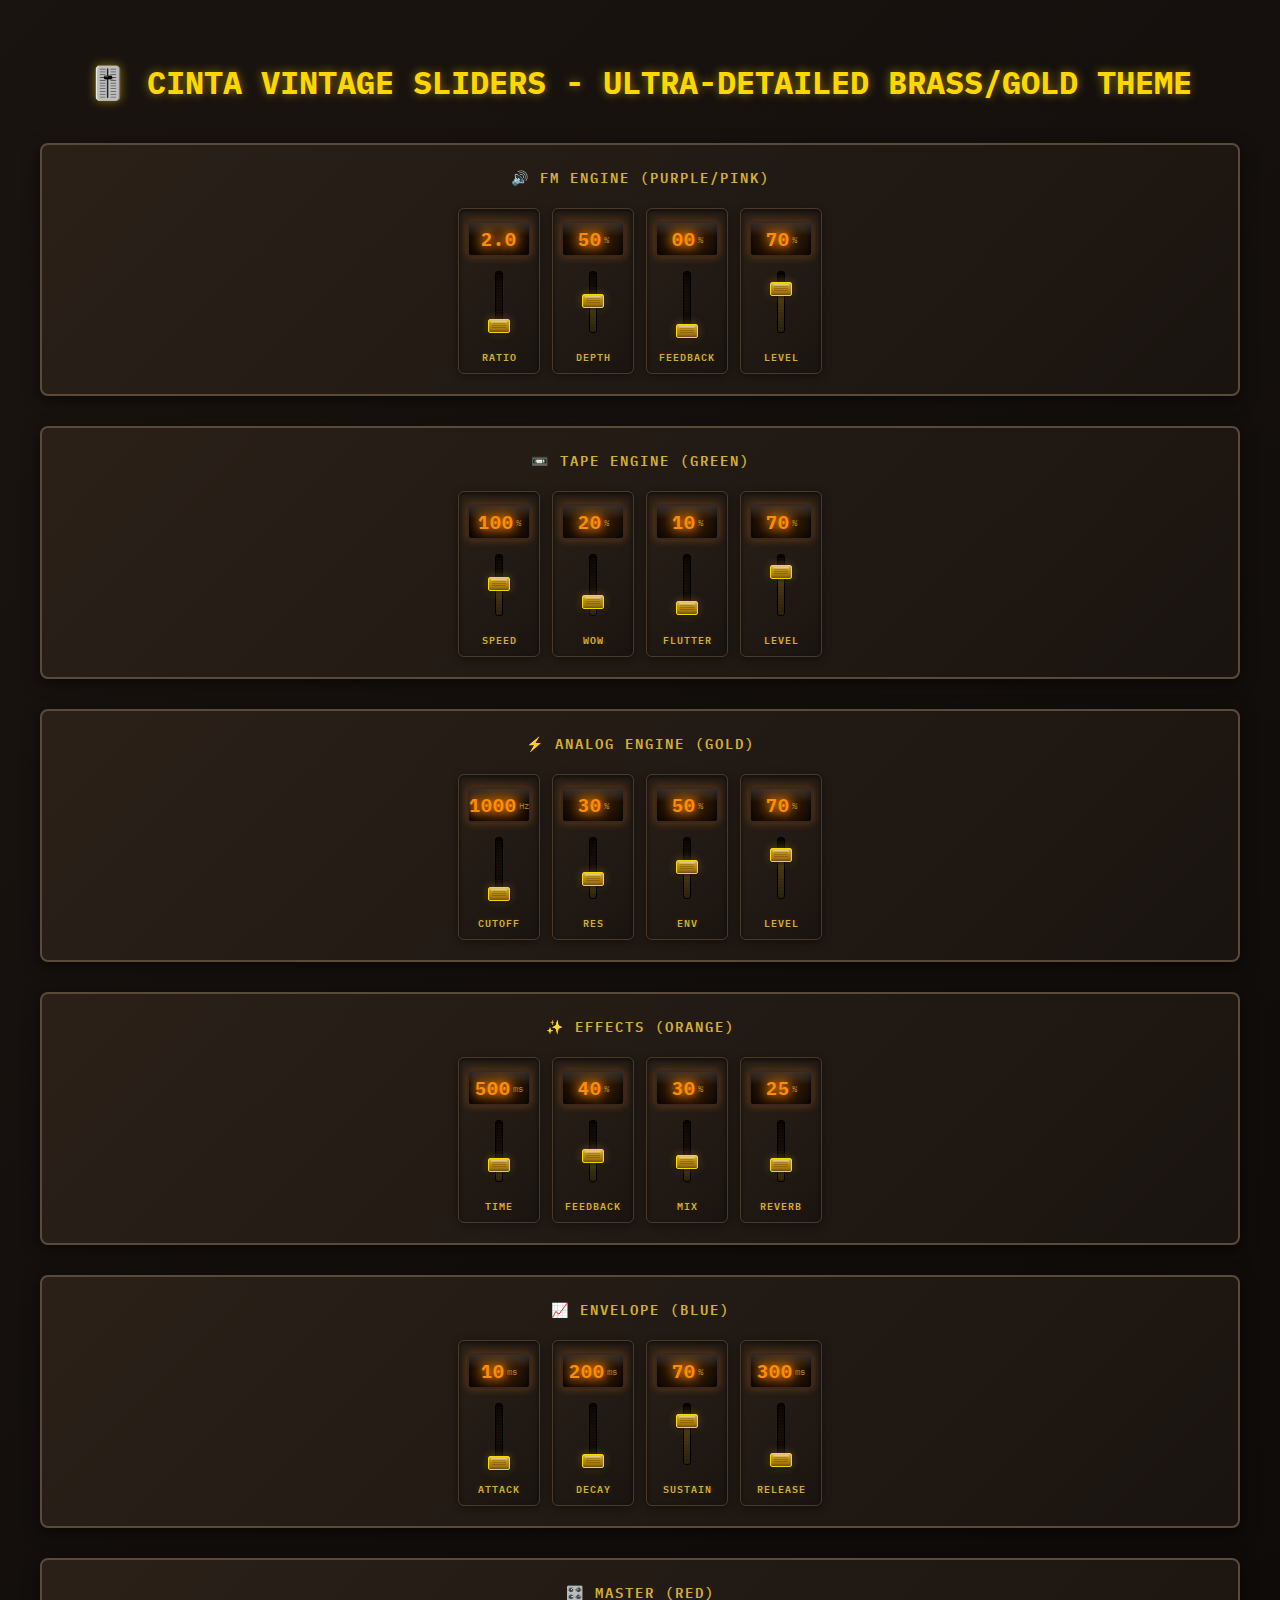
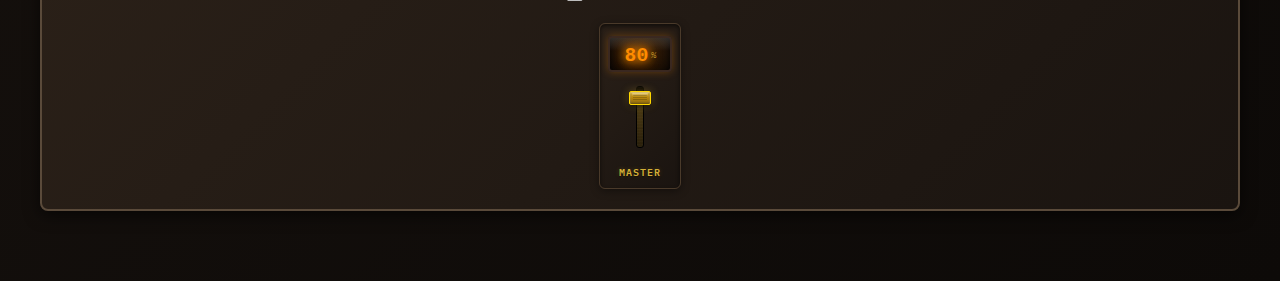
<file: CINTA_WebAudio.html/slider-test.html>
<!DOCTYPE html>
<html lang="en">
<head>
    <meta charset="UTF-8">
    <meta name="viewport" content="width=device-width, initial-scale=1.0">
    <title>CINTA Vintage Sliders - Test</title>
    <link href="https://fonts.googleapis.com/css2?family=IBM+Plex+Mono:wght@400;500;600&display=swap" rel="stylesheet">
    <link rel="stylesheet" href="vintage-slider.css">
    <style>
        body {
            margin: 0;
            padding: 40px;
            background: linear-gradient(135deg, #1a1410 0%, #0d0a08 100%);
            font-family: 'IBM Plex Mono', monospace;
            color: #d4af37;
        }
        
        h1 {
            text-align: center;
            color: #ffd700;
            text-shadow: 0 0 10px rgba(255, 215, 0, 0.5);
            margin-bottom: 40px;
        }
        
        .section {
            background: linear-gradient(135deg, #2a2018 0%, #1a1410 100%);
            border: 2px solid #5a4a3a;
            border-radius: 8px;
            padding: 20px;
            margin-bottom: 30px;
            box-shadow: 0 4px 16px rgba(0, 0, 0, 0.6);
        }
        
        .section-title {
            font-size: 14px;
            font-weight: 600;
            color: #d4af37;
            margin-bottom: 20px;
            text-transform: uppercase;
            letter-spacing: 2px;
            text-align: center;
        }
        
        .slider-row {
            display: flex;
            gap: 20px;
            justify-content: center;
            flex-wrap: wrap;
        }
    </style>
</head>
<body>
    <h1>🎚️ CINTA VINTAGE SLIDERS - ULTRA-DETAILED BRASS/GOLD THEME</h1>
    
    <div class="section">
        <div class="section-title">🔊 FM ENGINE (Purple/Pink)</div>
        <div class="slider-row" id="fm-sliders"></div>
    </div>
    
    <div class="section">
        <div class="section-title">📼 TAPE ENGINE (Green)</div>
        <div class="slider-row" id="tape-sliders"></div>
    </div>
    
    <div class="section">
        <div class="section-title">⚡ ANALOG ENGINE (Gold)</div>
        <div class="slider-row" id="analog-sliders"></div>
    </div>
    
    <div class="section">
        <div class="section-title">✨ EFFECTS (Orange)</div>
        <div class="slider-row" id="effects-sliders"></div>
    </div>
    
    <div class="section">
        <div class="section-title">📈 ENVELOPE (Blue)</div>
        <div class="slider-row" id="envelope-sliders"></div>
    </div>
    
    <div class="section">
        <div class="section-title">🎛️ MASTER (Red)</div>
        <div class="slider-row" id="master-sliders"></div>
    </div>
    
    <script src="vintage-slider.js"></script>
    <script>
        // FM Engine sliders (Purple/Pink)
        createSliderGroup(document.getElementById('fm-sliders'), [
            { param: 'fm_ratio', label: 'RATIO', min: 0.5, max: 16, value: 2, unit: '', color: 'purple', decimals: 1 },
            { param: 'fm_depth', label: 'DEPTH', min: 0, max: 100, value: 50, unit: '%', color: 'purple', decimals: 0 },
            { param: 'fm_feedback', label: 'FEEDBACK', min: 0, max: 100, value: 0, unit: '%', color: 'pink', decimals: 0 },
            { param: 'fm_level', label: 'LEVEL', min: 0, max: 100, value: 70, unit: '%', color: 'pink', decimals: 0 }
        ]);
        
        // Tape Engine sliders (Green)
        createSliderGroup(document.getElementById('tape-sliders'), [
            { param: 'tape_speed', label: 'SPEED', min: 50, max: 150, value: 100, unit: '%', color: 'green', decimals: 0 },
            { param: 'tape_wow', label: 'WOW', min: 0, max: 100, value: 20, unit: '%', color: 'green', decimals: 0 },
            { param: 'tape_flutter', label: 'FLUTTER', min: 0, max: 100, value: 10, unit: '%', color: 'green', decimals: 0 },
            { param: 'tape_level', label: 'LEVEL', min: 0, max: 100, value: 70, unit: '%', color: 'green', decimals: 0 }
        ]);
        
        // Analog Engine sliders (Gold)
        createSliderGroup(document.getElementById('analog-sliders'), [
            { param: 'analog_cutoff', label: 'CUTOFF', min: 20, max: 20000, value: 1000, unit: 'Hz', color: 'gold', decimals: 0 },
            { param: 'analog_res', label: 'RES', min: 0, max: 100, value: 30, unit: '%', color: 'gold', decimals: 0 },
            { param: 'analog_env', label: 'ENV', min: 0, max: 100, value: 50, unit: '%', color: 'gold', decimals: 0 },
            { param: 'analog_level', label: 'LEVEL', min: 0, max: 100, value: 70, unit: '%', color: 'gold', decimals: 0 }
        ]);
        
        // Effects sliders (Orange)
        createSliderGroup(document.getElementById('effects-sliders'), [
            { param: 'delay_time', label: 'TIME', min: 0, max: 2000, value: 500, unit: 'ms', color: 'orange', decimals: 0 },
            { param: 'delay_feedback', label: 'FEEDBACK', min: 0, max: 100, value: 40, unit: '%', color: 'orange', decimals: 0 },
            { param: 'delay_mix', label: 'MIX', min: 0, max: 100, value: 30, unit: '%', color: 'orange', decimals: 0 },
            { param: 'reverb_mix', label: 'REVERB', min: 0, max: 100, value: 25, unit: '%', color: 'orange', decimals: 0 }
        ]);
        
        // Envelope sliders (Blue)
        createSliderGroup(document.getElementById('envelope-sliders'), [
            { param: 'amp_attack', label: 'ATTACK', min: 0, max: 5000, value: 10, unit: 'ms', color: 'blue', decimals: 0 },
            { param: 'amp_decay', label: 'DECAY', min: 0, max: 5000, value: 200, unit: 'ms', color: 'blue', decimals: 0 },
            { param: 'amp_sustain', label: 'SUSTAIN', min: 0, max: 100, value: 70, unit: '%', color: 'blue', decimals: 0 },
            { param: 'amp_release', label: 'RELEASE', min: 0, max: 5000, value: 300, unit: 'ms', color: 'blue', decimals: 0 }
        ]);
        
        // Master slider (Red)
        createSliderGroup(document.getElementById('master-sliders'), [
            { param: 'master_volume', label: 'MASTER', min: 0, max: 100, value: 80, unit: '%', color: 'red', decimals: 0 }
        ]);
        
        console.log('✅ Vintage sliders test loaded!');
    </script>
</body>
</html>
</file>
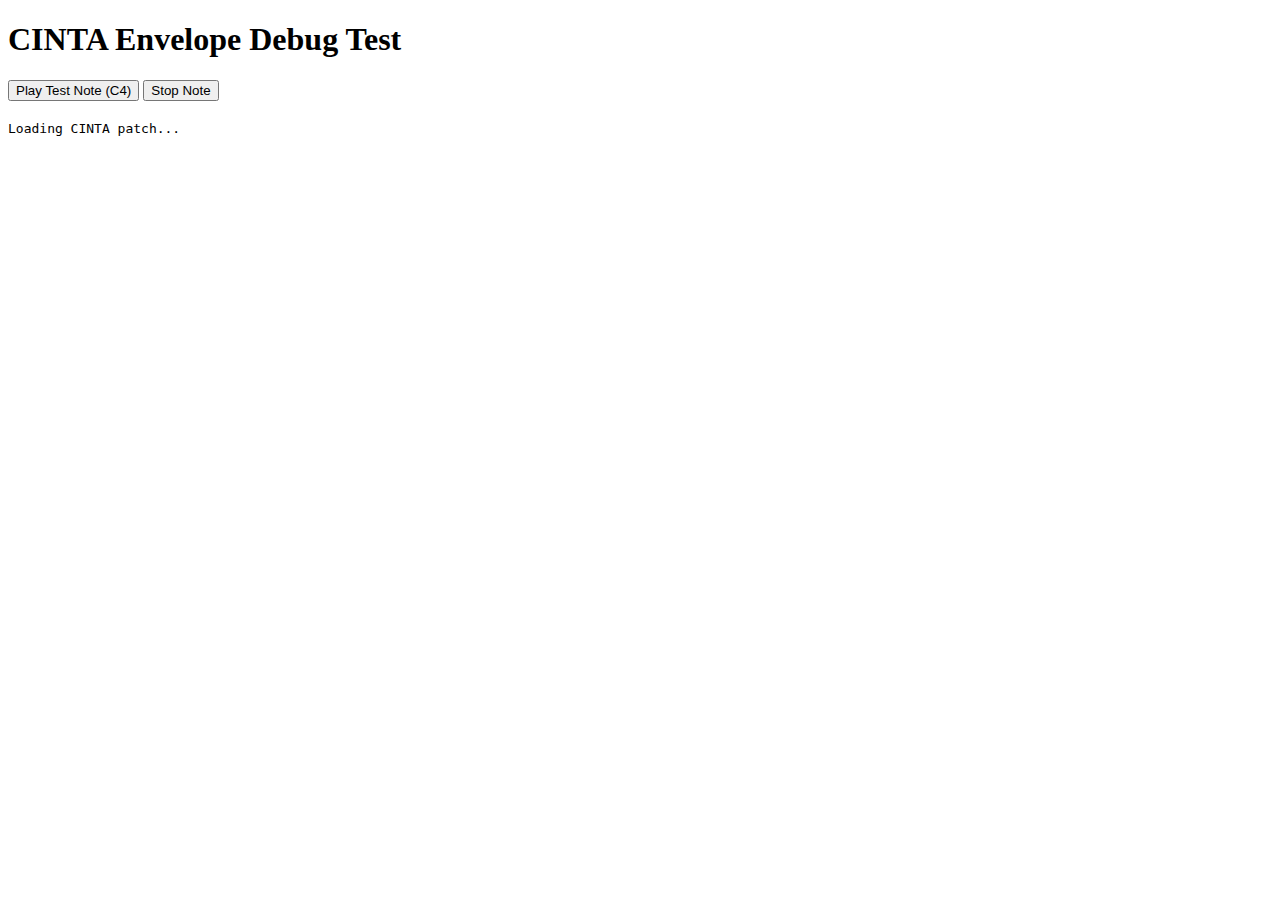
<file: CINTA_WebAudio.html/test_simple_envelope.html>
<!DOCTYPE html>
<html>
<head>
    <title>CINTA Envelope Test</title>
</head>
<body>
    <h1>CINTA Envelope Debug Test</h1>
    <button id="testNote">Play Test Note (C4)</button>
    <button id="stopNote">Stop Note</button>
    <div id="log" style="font-family: monospace; white-space: pre; margin-top: 20px;"></div>
    
    <script>
        let patchConnection = null;
        let logDiv = document.getElementById('log');
        
        function log(msg) {
            logDiv.textContent += msg + '\n';
            console.log(msg);
        }
        
        async function init() {
            log('Loading CINTA patch...');
            const patch = await import('../CINTA.cmajorpatch');
            
            const audioContext = new AudioContext();
            patchConnection = await patch.createAudioWorkletNodePatchConnection(audioContext, "cmaj-worklet-processor");
            
            await patchConnection.connectDefaultAudioAndMIDI(audioContext);
            await audioContext.resume();
            
            log('✅ Patch loaded and connected');
            log('Setting simple envelope values:');
            log('  amp_attack: 0.01');
            log('  amp_decay: 0.1');
            log('  amp_sustain: 0.5');
            log('  amp_release: 0.2');
            
            // Set simple envelope values
            patchConnection.sendParameterValue('amp_attack', 0.01);
            patchConnection.sendParameterValue('amp_decay', 0.1);
            patchConnection.sendParameterValue('amp_sustain', 0.5);
            patchConnection.sendParameterValue('amp_release', 0.2);
            
            // Enable FM engine
            patchConnection.sendParameterValue('fm_on', 1.0);
            patchConnection.sendParameterValue('fm_level', 0.8);
            
            log('✅ Ready to test');
        }
        
        document.getElementById('testNote').addEventListener('click', () => {
            if (!patchConnection) return;
            log('▶️ Sending noteOn: 60 (C4)');
            patchConnection.sendMIDIInputEvent('noteOn', { pitch: 60, velocity: 1.0 });
        });
        
        document.getElementById('stopNote').addEventListener('click', () => {
            if (!patchConnection) return;
            log('⏹️ Sending noteOff: 60 (C4)');
            patchConnection.sendMIDIInputEvent('noteOff', { pitch: 60 });
            log('⏱️ Note should release in ~0.2 seconds...');
        });
        
        init();
    </script>
</body>
</html>
</file>
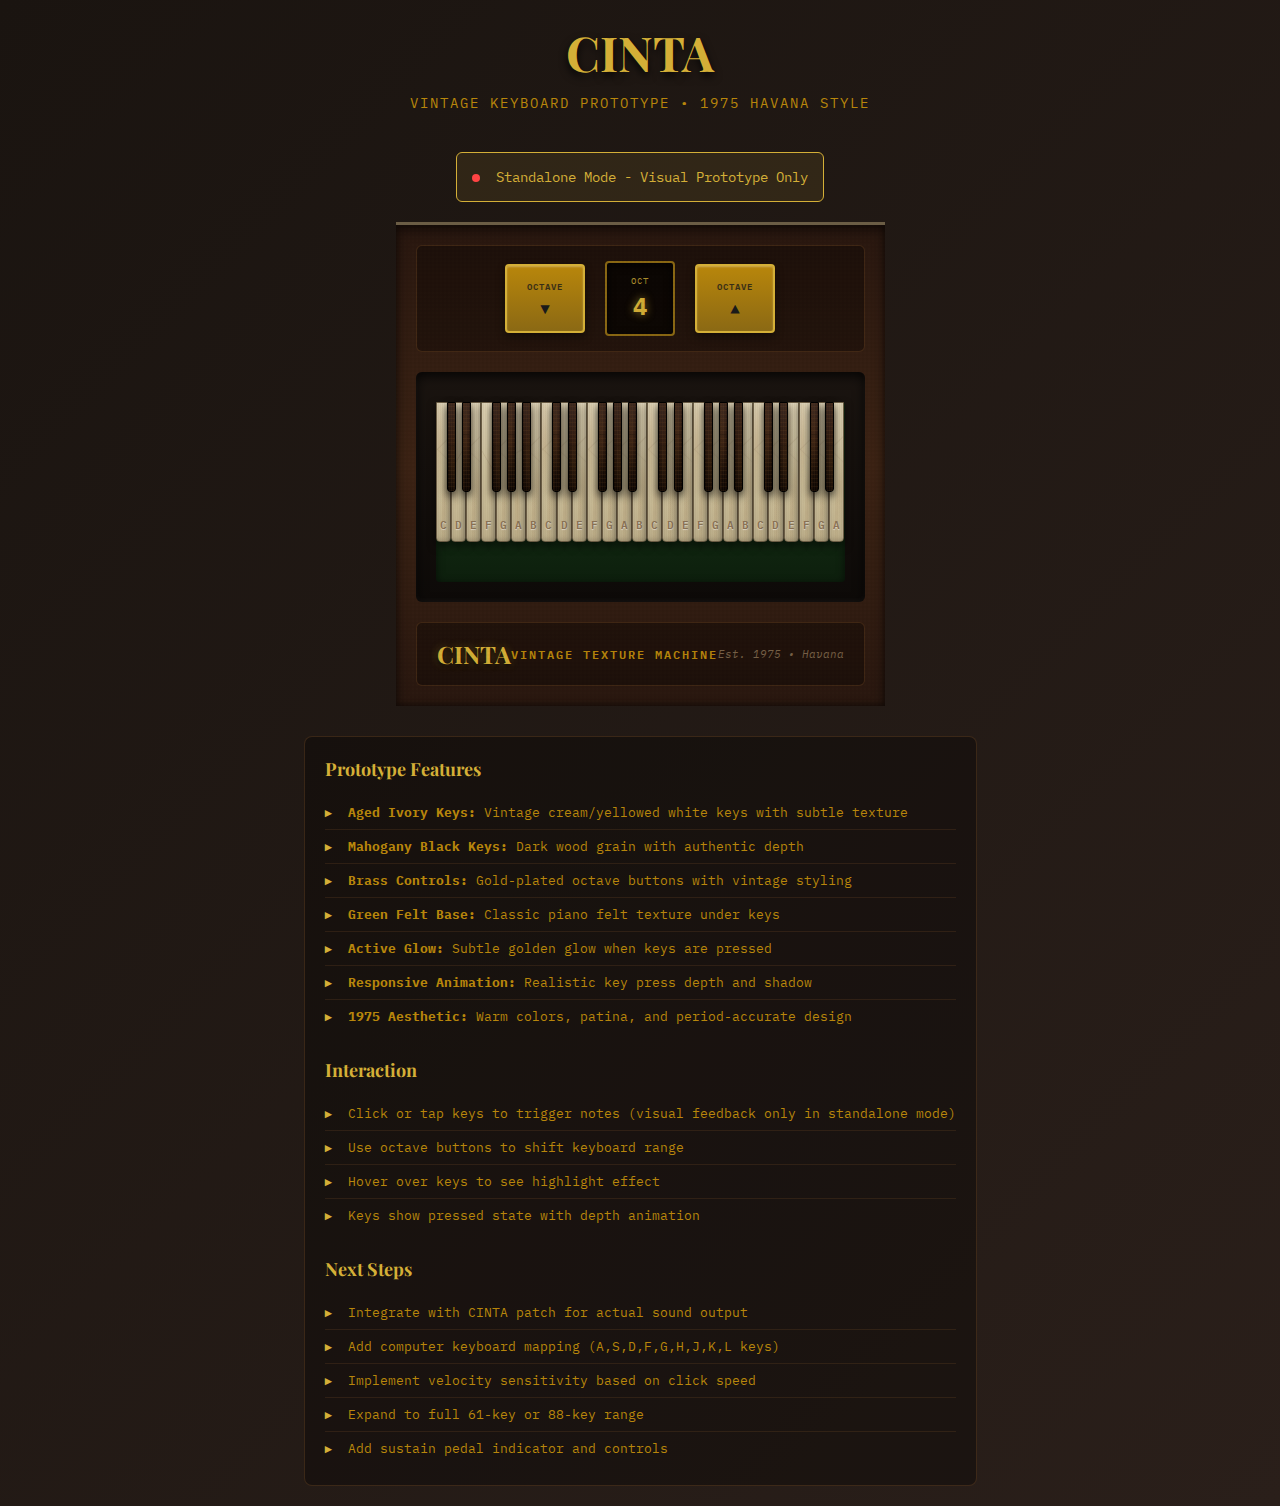
<file: CINTA_WebAudio.html/vintage-keyboard-test.html>
<!DOCTYPE html>
<html lang="en">
<head>
    <meta charset="UTF-8">
    <meta name="viewport" content="width=device-width, initial-scale=1.0">
    <title>CINTA Vintage Keyboard Prototype</title>
    <link href="https://fonts.googleapis.com/css2?family=Playfair+Display:wght@400;700&family=IBM+Plex+Mono:wght@400;500;600&display=swap" rel="stylesheet">
    <link rel="stylesheet" href="vintage-keyboard.css">
    <style>
        * {
            margin: 0;
            padding: 0;
            box-sizing: border-box;
        }
        
        body {
            font-family: 'IBM Plex Mono', monospace;
            background: linear-gradient(135deg, #1a1410 0%, #2a1f1a 100%);
            min-height: 100vh;
            display: flex;
            flex-direction: column;
            align-items: center;
            justify-content: center;
            padding: 20px;
            color: #d4af37;
        }
        
        .prototype-header {
            text-align: center;
            margin-bottom: 40px;
        }
        
        .prototype-header h1 {
            font-family: 'Playfair Display', serif;
            font-size: 48px;
            color: #d4af37;
            text-shadow: 0 4px 8px rgba(0, 0, 0, 0.8);
            margin-bottom: 10px;
        }
        
        .prototype-header p {
            font-size: 14px;
            color: #b8860b;
            letter-spacing: 2px;
            text-transform: uppercase;
        }
        
        .prototype-info {
            max-width: 1000px;
            margin-top: 30px;
            padding: 20px;
            background: rgba(0, 0, 0, 0.3);
            border-radius: 8px;
            border: 1px solid rgba(139, 90, 43, 0.3);
        }
        
        .prototype-info h2 {
            font-size: 18px;
            color: #d4af37;
            margin-bottom: 15px;
            font-family: 'Playfair Display', serif;
        }
        
        .prototype-info ul {
            list-style: none;
            padding-left: 0;
        }
        
        .prototype-info li {
            padding: 8px 0;
            color: #b8860b;
            font-size: 13px;
            border-bottom: 1px solid rgba(139, 90, 43, 0.2);
        }
        
        .prototype-info li:last-child {
            border-bottom: none;
        }
        
        .prototype-info li::before {
            content: '▸ ';
            color: #d4af37;
            font-weight: bold;
            margin-right: 8px;
        }
        
        .status-message {
            text-align: center;
            padding: 15px;
            background: rgba(212, 175, 55, 0.1);
            border: 1px solid #d4af37;
            border-radius: 6px;
            margin-bottom: 20px;
            color: #d4af37;
            font-size: 14px;
        }
        
        .connection-status {
            display: inline-block;
            width: 8px;
            height: 8px;
            border-radius: 50%;
            background: #ff4444;
            margin-right: 8px;
            animation: pulse 2s infinite;
        }
        
        .connection-status.connected {
            background: #44ff44;
        }
        
        @keyframes pulse {
            0%, 100% { opacity: 1; }
            50% { opacity: 0.5; }
        }
    </style>
</head>
<body>
    <div class="prototype-header">
        <h1>CINTA</h1>
        <p>Vintage Keyboard Prototype • 1975 Havana Style</p>
    </div>
    
    <div class="status-message">
        <span class="connection-status"></span>
        <span id="status-text">Standalone Mode - Visual Prototype Only</span>
    </div>
    
    <div id="keyboard-container"></div>
    
    <div class="prototype-info">
        <h2>Prototype Features</h2>
        <ul>
            <li><strong>Aged Ivory Keys:</strong> Vintage cream/yellowed white keys with subtle texture</li>
            <li><strong>Mahogany Black Keys:</strong> Dark wood grain with authentic depth</li>
            <li><strong>Brass Controls:</strong> Gold-plated octave buttons with vintage styling</li>
            <li><strong>Green Felt Base:</strong> Classic piano felt texture under keys</li>
            <li><strong>Active Glow:</strong> Subtle golden glow when keys are pressed</li>
            <li><strong>Responsive Animation:</strong> Realistic key press depth and shadow</li>
            <li><strong>1975 Aesthetic:</strong> Warm colors, patina, and period-accurate design</li>
        </ul>
        
        <h2 style="margin-top: 25px;">Interaction</h2>
        <ul>
            <li>Click or tap keys to trigger notes (visual feedback only in standalone mode)</li>
            <li>Use octave buttons to shift keyboard range</li>
            <li>Hover over keys to see highlight effect</li>
            <li>Keys show pressed state with depth animation</li>
        </ul>
        
        <h2 style="margin-top: 25px;">Next Steps</h2>
        <ul>
            <li>Integrate with CINTA patch for actual sound output</li>
            <li>Add computer keyboard mapping (A,S,D,F,G,H,J,K,L keys)</li>
            <li>Implement velocity sensitivity based on click speed</li>
            <li>Expand to full 61-key or 88-key range</li>
            <li>Add sustain pedal indicator and controls</li>
        </ul>
    </div>
    
    <script src="vintage-keyboard.js"></script>
    <script>
        // Initialize keyboard in standalone mode (no patch connection)
        const container = document.getElementById('keyboard-container');
        const keyboard = new VintageKeyboard(container, null);
        
        console.log('🎹 CINTA Vintage Keyboard Prototype Loaded');
        console.log('📦 Version: 1.0.0 Prototype');
        console.log('🎨 Style: 1975 Havana Aesthetic');
    </script>
</body>
</html>
</file>
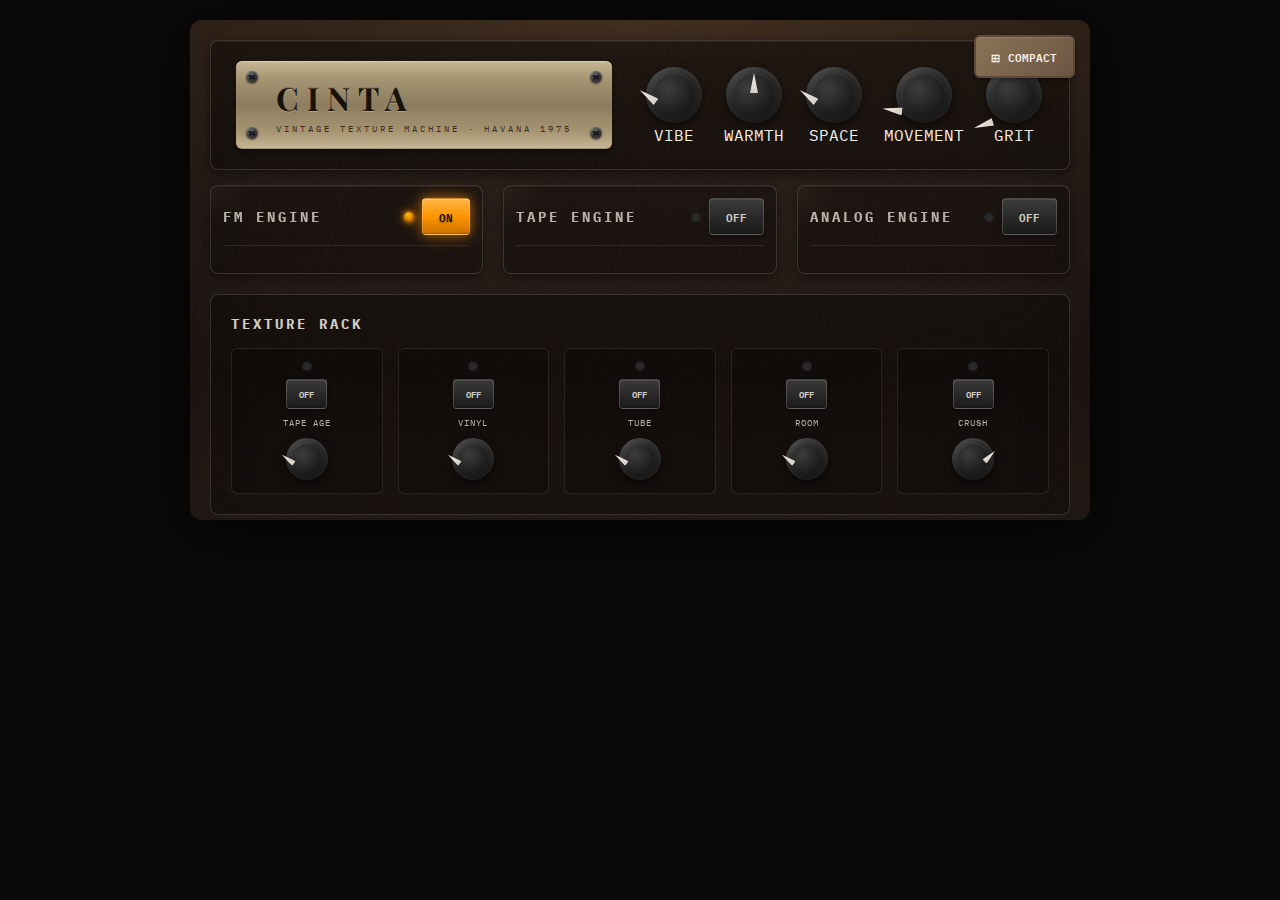
<file: ui/index-vintage.html>
<!DOCTYPE html>
<html lang="en">
<head>
    <meta charset="UTF-8">
    <meta name="viewport" content="width=device-width, initial-scale=1.0">
    <title>CINTA - Vintage Texture Machine</title>
    <link href="https://fonts.googleapis.com/css2?family=Playfair+Display:wght@400;700&family=IBM+Plex+Mono:wght@400;500;600&display=swap" rel="stylesheet">
    <link rel="stylesheet" href="styles-vintage.css">
    <link rel="stylesheet" href="size-modes.css">
</head>
<body>
    <div class="synth-container size-compact">
        
        <!-- SIZE TOGGLE BUTTON -->
        <div class="size-toggle-container">
            <button class="size-toggle-btn" id="sizeToggleBtn">
                <span id="currentSizeLabel">COMPACT</span>
            </button>
            <div class="size-dropdown" id="sizeDropdown">
                <div class="size-option" data-size="full">
                    <span>FULL <span class="dimensions">(1050x640)</span></span>
                    <span class="shortcut">Ctrl+1</span>
                </div>
                <div class="size-option" data-size="compact">
                    <span>COMPACT <span class="dimensions">(900x500)</span></span>
                    <span class="shortcut">Ctrl+2</span>
                </div>
                <div class="size-option" data-size="mini">
                    <span>MINI <span class="dimensions">(500x340)</span></span>
                    <span class="shortcut">Ctrl+3</span>
                </div>
                <div class="size-option" data-size="strip">
                    <span>STRIP <span class="dimensions">(380x160)</span></span>
                    <span class="shortcut">Ctrl+4</span>
                </div>
            </div>
        </div>
        
        <!-- SIZE CHANGE INDICATOR -->
        <div class="size-indicator" id="sizeIndicator"></div>
        
        <!-- HEADER WITH VINTAGE BADGE -->
        <header class="header">
            <div class="logo">
                <div class="logo-badge">
                    <span class="logo-text">CINTA</span>
                    <span class="logo-subtitle">Vintage Texture Machine · Havana 1975</span>
                </div>
                <div class="logo-screws">
                    <div class="screw"></div>
                    <div class="screw"></div>
                    <div class="screw"></div>
                    <div class="screw"></div>
                </div>
            </div>
            
            <div class="preset-browser">
                <button class="preset-btn prev">◀</button>
                <select id="preset-select">
                    <option>Init</option>
                    <option>Reggaeton Bell</option>
                    <option>Warm Rhodes</option>
                    <option>Tape Strings</option>
                    <option>Analog Bass</option>
                    <option>Bad Bunny Bell</option>
                    <option>Tainy Atmosphere</option>
                </select>
                <button class="preset-btn next">▶</button>
                <button class="preset-btn save">SAVE</button>
            </div>
            
            <div class="macro-knobs">
                <div class="macro-knob">
                    <div class="knob" data-param="vibe" data-min="0" data-max="1" data-value="0.3">
                        <div class="knob-pointer"></div>
                    </div>
                    <label>VIBE</label>
                </div>
                <div class="macro-knob">
                    <div class="knob" data-param="warmth" data-min="0" data-max="1" data-value="0.5">
                        <div class="knob-pointer"></div>
                    </div>
                    <label>WARMTH</label>
                </div>
                <div class="macro-knob">
                    <div class="knob" data-param="space" data-min="0" data-max="1" data-value="0.3">
                        <div class="knob-pointer"></div>
                    </div>
                    <label>SPACE</label>
                </div>
                <div class="macro-knob">
                    <div class="knob" data-param="movement" data-min="0" data-max="1" data-value="0.2">
                        <div class="knob-pointer"></div>
                    </div>
                    <label>MOVEMENT</label>
                </div>
                <div class="macro-knob">
                    <div class="knob" data-param="grit" data-min="0" data-max="1" data-value="0.1">
                        <div class="knob-pointer"></div>
                    </div>
                    <label>GRIT</label>
                </div>
            </div>
        </header>

        <!-- REEL-TO-REEL TAPE DECK -->
        <div class="tape-deck" id="tape-deck">
            <div class="reel left-reel">
                <div class="reel-hub"></div>
                <div class="reel-spokes"></div>
                <div class="tape-level"></div>
            </div>
            <div class="tape-path">
                <div class="tape-guide"></div>
                <div class="tape-head"></div>
                <div class="tape-guide"></div>
            </div>
            <div class="reel right-reel">
                <div class="reel-hub"></div>
                <div class="reel-spokes"></div>
                <div class="tape-level"></div>
            </div>
        </div>

        <!-- ENGINES ROW -->
        <section class="engines-row">
            
            <!-- FM ENGINE -->
            <div class="engine-panel" id="fm-engine">
                <div class="engine-header">
                    <h2>FM ENGINE</h2>
                    <div style="display: flex; gap: 8px; align-items: center;">
                        <div class="led-indicator on"></div>
                        <button class="toggle-btn active" data-param="fm_on">ON</button>
                    </div>
                </div>
                <div class="engine-controls">
                    <div class="knob-group">
                        <div class="knob" data-param="fm_ratio" data-min="0.5" data-max="16" data-value="2">
                            <div class="knob-pointer"></div>
                        </div>
                        <label>Ratio</label>
                        <div class="nixie-display">
                            <div class="nixie-digit">2</div>
                            <div class="nixie-digit">.</div>
                            <div class="nixie-digit">0</div>
                        </div>
                    </div>
                    <div class="knob-group">
                        <div class="knob" data-param="fm_depth" data-min="0" data-max="1" data-value="0.5">
                            <div class="knob-pointer"></div>
                        </div>
                        <label>Depth</label>
                    </div>
                    <div class="knob-group">
                        <div class="knob" data-param="fm_feedback" data-min="0" data-max="1" data-value="0">
                            <div class="knob-pointer"></div>
                        </div>
                        <label>Feedback</label>
                    </div>
                    <div class="knob-group">
                        <div class="knob" data-param="fm_level" data-min="0" data-max="1" data-value="0.7">
                            <div class="knob-pointer"></div>
                        </div>
                        <label>Level</label>
                    </div>
                </div>
            </div>

            <!-- TAPE ENGINE -->
            <div class="engine-panel" id="tape-engine">
                <div class="engine-header">
                    <h2>TAPE ENGINE</h2>
                    <div style="display: flex; gap: 8px; align-items: center;">
                        <div class="led-indicator"></div>
                        <button class="toggle-btn" data-param="tape_on">OFF</button>
                    </div>
                </div>
                <div class="engine-controls">
                    <div class="knob-group">
                        <select class="sound-select" data-param="tape_sound">
                            <option value="0">Strings</option>
                            <option value="1">Flutes</option>
                            <option value="2">Choirs</option>
                            <option value="3">Brass</option>
                            <option value="4">Keys</option>
                        </select>
                        <label>Sound</label>
                    </div>
                    <div class="knob-group">
                        <div class="knob" data-param="tape_wow" data-min="0" data-max="1" data-value="0.2">
                            <div class="knob-pointer"></div>
                        </div>
                        <label>Wow</label>
                    </div>
                    <div class="knob-group">
                        <div class="knob" data-param="tape_flutter" data-min="0" data-max="1" data-value="0.1">
                            <div class="knob-pointer"></div>
                        </div>
                        <label>Flutter</label>
                    </div>
                    <div class="knob-group">
                        <div class="knob" data-param="tape_level" data-min="0" data-max="1" data-value="0.7">
                            <div class="knob-pointer"></div>
                        </div>
                        <label>Level</label>
                    </div>
                </div>
            </div>

            <!-- ANALOG ENGINE -->
            <div class="engine-panel" id="analog-engine">
                <div class="engine-header">
                    <h2>ANALOG ENGINE</h2>
                    <div style="display: flex; gap: 8px; align-items: center;">
                        <div class="led-indicator"></div>
                        <button class="toggle-btn" data-param="analog_on">OFF</button>
                    </div>
                </div>
                <div class="engine-controls">
                    <div class="knob-group">
                        <select class="sound-select" data-param="analog_wave">
                            <option value="0">Saw</option>
                            <option value="1">Square</option>
                            <option value="2">Pulse</option>
                            <option value="3">Triangle</option>
                        </select>
                        <label>Wave</label>
                    </div>
                    <div class="knob-group">
                        <div class="knob" data-param="analog_detune" data-min="-100" data-max="100" data-value="5">
                            <div class="knob-pointer"></div>
                        </div>
                        <label>Detune</label>
                    </div>
                    <div class="knob-group">
                        <div class="knob" data-param="analog_filter" data-min="20" data-max="20000" data-value="8000">
                            <div class="knob-pointer"></div>
                        </div>
                        <label>Filter</label>
                    </div>
                    <div class="knob-group">
                        <div class="knob" data-param="analog_resonance" data-min="0" data-max="1" data-value="0.2">
                            <div class="knob-pointer"></div>
                        </div>
                        <label>Reso</label>
                    </div>
                    <div class="knob-group">
                        <div class="knob" data-param="analog_level" data-min="0" data-max="1" data-value="0.7">
                            <div class="knob-pointer"></div>
                        </div>
                        <label>Level</label>
                    </div>
                </div>
            </div>
        </section>

        <!-- TEXTURE RACK -->
        <section class="texture-rack">
            <h2>TEXTURE RACK</h2>
            <div class="texture-slots">
                
                <div class="texture-slot">
                    <div class="led-indicator"></div>
                    <button class="toggle-btn small" data-param="tape_age_on">OFF</button>
                    <span class="texture-name">TAPE AGE</span>
                    <div class="knob small" data-param="tape_age_amount" data-min="0" data-max="1" data-value="0.3">
                        <div class="knob-pointer"></div>
                    </div>
                </div>
                
                <div class="texture-slot">
                    <div class="led-indicator"></div>
                    <button class="toggle-btn small" data-param="vinyl_on">OFF</button>
                    <span class="texture-name">VINYL</span>
                    <div class="knob small" data-param="vinyl_amount" data-min="0" data-max="1" data-value="0.3">
                        <div class="knob-pointer"></div>
                    </div>
                </div>
                
                <div class="texture-slot">
                    <div class="led-indicator"></div>
                    <button class="toggle-btn small" data-param="tube_on">OFF</button>
                    <span class="texture-name">TUBE</span>
                    <div class="knob small" data-param="tube_amount" data-min="0" data-max="1" data-value="0.3">
                        <div class="knob-pointer"></div>
                    </div>
                </div>
                
                <div class="texture-slot">
                    <div class="led-indicator"></div>
                    <button class="toggle-btn small" data-param="room_on">OFF</button>
                    <span class="texture-name">ROOM</span>
                    <div class="knob small" data-param="room_amount" data-min="0" data-max="1" data-value="0.3">
                        <div class="knob-pointer"></div>
                    </div>
                </div>
                
                <div class="texture-slot">
                    <div class="led-indicator"></div>
                    <button class="toggle-btn small" data-param="crush_on">OFF</button>
                    <span class="texture-name">CRUSH</span>
                    <div class="knob small" data-param="crush_bits" data-min="4" data-max="16" data-value="12">
                        <div class="knob-pointer"></div>
                    </div>
                </div>
                
            </div>
        </section>

        <!-- ARP MACHINE -->
        <section class="arp-machine">
            <div class="arp-header">
                <h2>🎹 ARP MACHINE</h2>
                <div style="display: flex; gap: 8px; align-items: center;">
                    <div class="led-indicator"></div>
                    <button class="toggle-btn" data-param="arp_on">OFF</button>
                </div>
            </div>
            
            <div class="arp-selectors">
                <div class="selector-group">
                    <label>MELODY</label>
                    <select data-param="arp_melody">
                        <option value="0">Dákiti Style</option>
                        <option value="1">Callaíta Style</option>
                        <option value="2">Tusa Style</option>
                        <option value="3">Yonaguni Style</option>
                        <option value="4">Moscow Mule</option>
                        <option value="5">Me Porto Bonito</option>
                        <option value="6">Dark Bell</option>
                        <option value="7">Flute Trap</option>
                        <option value="8">Summer Hit</option>
                        <option value="9">Radio Ready</option>
                    </select>
                </div>
                
                <div class="selector-group">
                    <label>RHYTHM</label>
                    <select data-param="arp_rhythm">
                        <option value="0">Classic Dembow</option>
                        <option value="1">Modern Dembow</option>
                        <option value="2">Half-Time Dembow</option>
                        <option value="3">Perreo Intenso</option>
                        <option value="4">Perreo Suave</option>
                        <option value="5">808 Bounce</option>
                        <option value="6">Hi-Hat Rolls</option>
                        <option value="7">Trap Latino</option>
                        <option value="8">Tresillo</option>
                        <option value="9">Clave</option>
                    </select>
                </div>
                
                <div class="selector-group">
                    <label>SCALE</label>
                    <select data-param="arp_scale">
                        <option value="0">Reggaeton Minor</option>
                        <option value="1">Reggaeton Major</option>
                        <option value="2">Trap Minor</option>
                        <option value="3">Latin Pop</option>
                        <option value="4">Sad Boy</option>
                        <option value="5">Perreo</option>
                        <option value="6">Romantic</option>
                        <option value="7">Callejero</option>
                    </select>
                </div>
                
                <div class="selector-group key-selector">
                    <label>KEY</label>
                    <div class="key-buttons">
                        <button class="key-btn active" data-key="0">C</button>
                        <button class="key-btn" data-key="1">C#</button>
                        <button class="key-btn" data-key="2">D</button>
                        <button class="key-btn" data-key="3">D#</button>
                        <button class="key-btn" data-key="4">E</button>
                        <button class="key-btn" data-key="5">F</button>
                        <button class="key-btn" data-key="6">F#</button>
                        <button class="key-btn" data-key="7">G</button>
                        <button class="key-btn" data-key="8">G#</button>
                        <button class="key-btn" data-key="9">A</button>
                        <button class="key-btn" data-key="10">A#</button>
                        <button class="key-btn" data-key="11">B</button>
                    </div>
                </div>
            </div>
            
            <div class="arp-pattern-display">
                <div class="pattern-step"></div>
                <div class="pattern-step active"></div>
                <div class="pattern-step"></div>
                <div class="pattern-step active"></div>
                <div class="pattern-step"></div>
                <div class="pattern-step"></div>
                <div class="pattern-step active"></div>
                <div class="pattern-step"></div>
                <div class="pattern-step active"></div>
                <div class="pattern-step"></div>
                <div class="pattern-step active"></div>
                <div class="pattern-step"></div>
                <div class="pattern-step"></div>
                <div class="pattern-step active"></div>
                <div class="pattern-step"></div>
                <div class="pattern-step"></div>
            </div>
            
            <div class="arp-controls">
                <button class="randomize-btn" id="randomize">🎲 RANDOMIZE</button>
                
                <div class="selector-group">
                    <label>MODE</label>
                    <select data-param="arp_mode">
                        <option value="0">HITMAKER</option>
                        <option value="1">VIBRAS</option>
                        <option value="2">EMOCIONES</option>
                        <option value="3">ALTURA</option>
                        <option value="4">PERREO</option>
                        <option value="5">EXPERIMENTAL</option>
                    </select>
                </div>
                
                <div class="knob-group">
                    <div class="knob small" data-param="arp_rate" data-min="0" data-max="8" data-value="3">
                        <div class="knob-pointer"></div>
                    </div>
                    <label>Rate</label>
                </div>
                
                <div class="knob-group">
                    <div class="knob small" data-param="arp_swing" data-min="0" data-max="100" data-value="0">
                        <div class="knob-pointer"></div>
                    </div>
                    <label>Swing</label>
                </div>
                
                <div class="knob-group">
                    <div class="knob small" data-param="arp_gate" data-min="1" data-max="100" data-value="75">
                        <div class="knob-pointer"></div>
                    </div>
                    <label>Gate</label>
                </div>
                
                <div class="knob-group">
                    <div class="knob small" data-param="arp_octaves" data-min="1" data-max="4" data-value="2">
                        <div class="knob-pointer"></div>
                    </div>
                    <label>Octaves</label>
                </div>
            </div>
            
            <div class="arp-variations">
                <button class="var-btn" data-variation="octave-up">↑ OCT</button>
                <button class="var-btn" data-variation="octave-down">↓ OCT</button>
                <button class="var-btn" data-variation="invert">INVERT</button>
                <button class="var-btn" data-variation="reverse">REVERSE</button>
                <button class="var-btn" data-variation="simplify">SIMPLE</button>
                <button class="var-btn" data-variation="double">DOUBLE</button>
                <button class="var-btn" data-variation="shift-left">◄◄</button>
                <button class="var-btn" data-variation="shift-right">►►</button>
            </div>
        </section>

        <!-- BOTTOM CONTROLS -->
        <section class="bottom-controls">
            <div class="envelope-section">
                <h3>ENVELOPE</h3>
                <div class="env-knobs">
                    <div class="knob-group">
                        <div class="knob small" data-param="amp_attack" data-min="0.001" data-max="5" data-value="0.01">
                            <div class="knob-pointer"></div>
                        </div>
                        <label>A</label>
                    </div>
                    <div class="knob-group">
                        <div class="knob small" data-param="amp_decay" data-min="0.001" data-max="5" data-value="0.2">
                            <div class="knob-pointer"></div>
                        </div>
                        <label>D</label>
                    </div>
                    <div class="knob-group">
                        <div class="knob small" data-param="amp_sustain" data-min="0" data-max="1" data-value="0.7">
                            <div class="knob-pointer"></div>
                        </div>
                        <label>S</label>
                    </div>
                    <div class="knob-group">
                        <div class="knob small" data-param="amp_release" data-min="0.001" data-max="10" data-value="0.3">
                            <div class="knob-pointer"></div>
                        </div>
                        <label>R</label>
                    </div>
                </div>
            </div>
            
            <div class="master-section">
                <h3>MASTER OUTPUT</h3>
                
                <!-- VU METER -->
                <div class="vu-meter" id="vu-meter" data-level="low">
                    <div class="vu-face">
                        <div class="vu-scale">
                            <span class="vu-mark" style="--angle: -45deg">-20</span>
                            <span class="vu-mark" style="--angle: -30deg">-10</span>
                            <span class="vu-mark" style="--angle: -15deg">-7</span>
                            <span class="vu-mark" style="--angle: 0deg">-5</span>
                            <span class="vu-mark" style="--angle: 15deg">-3</span>
                            <span class="vu-mark" style="--angle: 30deg">0</span>
                            <span class="vu-mark red" style="--angle: 40deg">+1</span>
                            <span class="vu-mark red" style="--angle: 50deg">+3</span>
                        </div>
                        <div class="vu-needle"></div>
                        <div class="vu-pivot"></div>
                    </div>
                    <div class="vu-glass"></div>
                    <div class="vu-label">VU</div>
                </div>
                
                <div class="knob-group">
                    <div class="knob" data-param="master_volume" data-min="0" data-max="1" data-value="0.8">
                        <div class="knob-pointer"></div>
                    </div>
                    <label>MASTER</label>
                </div>
            </div>
        </section>
        
    </div>
    
    <script src="size-manager.js"></script>
    <script src="main-vintage.js"></script>
</body>
</html>
</file>
<file: CINTA_WebAudio.html/styles-vintage.css>
/* ═══════════════════════════════════════════════════════════════
   CINTA - 1975 HAVANA STUDIO VINTAGE UI
   Authentic vintage hardware aesthetics
   ═══════════════════════════════════════════════════════════════ */

* {
    margin: 0;
    padding: 0;
    box-sizing: border-box;
}

body {
    font-family: 'IBM Plex Mono', monospace;
    background: #0a0a0a;
    color: #f5f0e6;
    overflow: auto;
    user-select: none;
}

/* ═══════════════════════════════════════════════════════════════
   SECTION 1: WOOD GRAIN BACKGROUND
   ═══════════════════════════════════════════════════════════════ */

.synth-container {
    width: 1400px;
    height: 850px;
    margin: 10px auto;
    padding: 15px;
    position: relative;
    transition: all 0.4s cubic-bezier(0.4, 0, 0.2, 1);
    overflow: hidden;
    
    /* Realistic wood grain texture */
    background: 
        /* Wood grain lines */
        repeating-linear-gradient(
            90deg,
            transparent 0px,
            transparent 2px,
            rgba(0,0,0,0.03) 2px,
            rgba(0,0,0,0.03) 4px
        ),
        /* Vertical grain variation */
        repeating-linear-gradient(
            180deg,
            transparent 0px,
            rgba(0,0,0,0.02) 100px,
            transparent 200px
        ),
        /* Wood knots (subtle circles) */
        radial-gradient(ellipse 40px 80px at 20% 30%, rgba(0,0,0,0.08) 0%, transparent 50%),
        radial-gradient(ellipse 30px 60px at 70% 60%, rgba(0,0,0,0.06) 0%, transparent 50%),
        radial-gradient(ellipse 50px 90px at 85% 20%, rgba(0,0,0,0.07) 0%, transparent 50%),
        /* Base wood gradient */
        linear-gradient(
            180deg,
            #3d2b1f 0%,
            #2a1f1a 30%,
            #1f1612 70%,
            #2a1f1a 100%
        );
    
    /* Subtle vignette */
    box-shadow:
        inset 0 0 100px rgba(0,0,0,0.3),
        inset 0 0 200px rgba(0,0,0,0.1),
        0 10px 50px rgba(0,0,0,0.8);
    
    border-radius: 12px;
}

/* Noise texture overlay */
.synth-container::before {
    content: '';
    position: absolute;
    top: 0;
    left: 0;
    right: 0;
    bottom: 0;
    background-image: url("data:image/svg+xml,%3Csvg viewBox='0 0 200 200' xmlns='http://www.w3.org/2000/svg'%3E%3Cfilter id='noise'%3E%3CfeTurbulence type='fractalNoise' baseFrequency='0.9' numOctaves='4' stitchTiles='stitch'/%3E%3C/filter%3E%3Crect width='100%25' height='100%25' filter='url(%23noise)'/%3E%3C/svg%3E");
    opacity: 0.03;
    pointer-events: none;
    border-radius: inherit;
}

/* Warm ambient lighting from top */
.synth-container::after {
    content: '';
    position: absolute;
    top: -50px;
    left: 50%;
    transform: translateX(-50%);
    width: 80%;
    height: 100px;
    background: radial-gradient(
        ellipse,
        rgba(255, 180, 100, 0.08) 0%,
        transparent 70%
    );
    pointer-events: none;
    z-index: 0;
}

/* ═══════════════════════════════════════════════════════════════
   SECTION 2: HEADER WITH VINTAGE BADGE
   ═══════════════════════════════════════════════════════════════ */

.header {
    display: flex;
    justify-content: space-between;
    align-items: center;
    margin-bottom: 12px;
    padding: 12px 15px;
    background: rgba(0, 0, 0, 0.4);
    border-radius: 8px;
    border: 1px solid rgba(245, 240, 230, 0.15);
    position: relative;
    z-index: 1;
    box-shadow: 
        0 4px 12px rgba(0,0,0,0.5),
        inset 0 1px 0 rgba(255,255,255,0.05);
}

.logo {
    position: relative;
}

.logo-badge {
    background: linear-gradient(
        180deg,
        #c9b896 0%,
        #a69572 20%,
        #8b7d5e 50%,
        #a69572 80%,
        #c9b896 100%
    );
    padding: 15px 40px;
    border-radius: 6px;
    position: relative;
    box-shadow:
        0 3px 6px rgba(0,0,0,0.4),
        inset 0 1px 0 rgba(255,255,255,0.3),
        inset 0 -1px 0 rgba(0,0,0,0.2);
}

.logo-text {
    font-family: 'Playfair Display', serif;
    font-size: 32px;
    font-weight: 700;
    color: #1a1209;
    text-shadow: 
        0 1px 0 rgba(255,255,255,0.3),
        0 -1px 0 rgba(0,0,0,0.2);
    letter-spacing: 8px;
    display: block;
}

.logo-subtitle {
    font-size: 9px;
    text-transform: uppercase;
    letter-spacing: 3px;
    color: #3d2b1f;
    display: block;
    margin-top: 4px;
    font-family: 'IBM Plex Mono', monospace;
}

/* Mounting screws */
.logo-screws {
    position: absolute;
    top: 0;
    left: 0;
    right: 0;
    bottom: 0;
    pointer-events: none;
}

.screw {
    width: 12px;
    height: 12px;
    background: 
        radial-gradient(circle at 30% 30%, #6a6a6a 0%, #3a3a3a 50%, #2a2a2a 100%);
    border-radius: 50%;
    position: absolute;
    box-shadow:
        inset 0 1px 2px rgba(255,255,255,0.2),
        0 1px 2px rgba(0,0,0,0.5);
}

.screw::before {
    content: '';
    position: absolute;
    top: 50%;
    left: 50%;
    transform: translate(-50%, -50%) rotate(35deg);
    width: 7px;
    height: 1.5px;
    background: #1a1a1a;
    box-shadow: 0 0 1px rgba(0,0,0,0.5);
}

.screw::after {
    content: '';
    position: absolute;
    top: 50%;
    left: 50%;
    transform: translate(-50%, -50%) rotate(-35deg);
    width: 7px;
    height: 1.5px;
    background: #1a1a1a;
}

.logo-screws .screw:nth-child(1) { top: 10px; left: 10px; }
.logo-screws .screw:nth-child(2) { top: 10px; right: 10px; }
.logo-screws .screw:nth-child(3) { bottom: 10px; left: 10px; }
.logo-screws .screw:nth-child(4) { bottom: 10px; right: 10px; }

/* ═══════════════════════════════════════════════════════════════
   SECTION 3: REALISTIC 3D KNOBS (Chicken-Head Style)
   ═══════════════════════════════════════════════════════════════ */

.knob {
    width: 60px;
    height: 60px;
    position: relative;
    cursor: grab;
    margin: 0 auto;
}

.knob:active {
    cursor: grabbing;
}

/* Knob base (metal ring) */
.knob::before {
    content: '';
    position: absolute;
    top: 50%;
    left: 50%;
    transform: translate(-50%, -50%);
    width: 56px;
    height: 56px;
    background: 
        radial-gradient(circle at 30% 30%, #4a4a4a 0%, #2a2a2a 50%, #1a1a1a 100%);
    border-radius: 50%;
    box-shadow: 
        0 4px 8px rgba(0,0,0,0.5),
        inset 0 2px 4px rgba(255,255,255,0.1),
        inset 0 -2px 4px rgba(0,0,0,0.3);
}

/* Knob cap (the part you grab) with grip texture */
.knob::after {
    content: '';
    position: absolute;
    top: 50%;
    left: 50%;
    transform: translate(-50%, -50%);
    width: 44px;
    height: 44px;
    background: 
        /* Ribbed grip texture */
        repeating-conic-gradient(
            from 0deg,
            #3d3d3d 0deg 8deg,
            #2a2a2a 8deg 10deg,
            #3d3d3d 10deg 18deg,
            #2a2a2a 18deg 20deg
        ),
        radial-gradient(circle at 35% 35%, #3d3d3d 0%, #1a1a1a 70%);
    border-radius: 50%;
    box-shadow:
        0 2px 4px rgba(0,0,0,0.4),
        inset 0 1px 2px rgba(255,255,255,0.1),
        inset 0 0 0 1px rgba(0,0,0,0.3);
}

/* Knob pointer (chicken head style) */
.knob-pointer {
    position: absolute;
    bottom: 50%;
    left: 50%;
    width: 8px;
    height: 20px;
    background: linear-gradient(180deg, #f5f0e6 0%, #d0cbc0 50%, #a8a39a 100%);
    border-radius: 2px;
    transform: translateX(-50%) rotate(0deg);
    transform-origin: 50% 100%;
    box-shadow: 
        0 1px 2px rgba(0,0,0,0.3),
        inset 0 1px 0 rgba(255,255,255,0.3);
    transition: transform 0.1s ease-out;
}

/* Small knobs */
.knob.small {
    width: 45px;
    height: 45px;
}

.knob.small::before {
    width: 42px;
    height: 42px;
}

.knob.small::after {
    width: 32px;
    height: 32px;
}

.knob.small .knob-pointer {
    top: 6px;
    width: 6px;
    height: 14px;
}

/* Knob Value Display */
.knob-value {
    margin-top: 8px;
    text-align: center;
    font-family: 'IBM Plex Mono', monospace;
    font-size: 14px;
    font-weight: 600;
    color: #ff9300;
    text-shadow: 
        0 0 5px #ff9300,
        0 0 10px #ff9300,
        0 0 15px rgba(255, 147, 0, 0.5);
    background: rgba(10, 10, 10, 0.8);
    border: 1px solid rgba(255, 147, 0, 0.3);
    border-radius: 4px;
    padding: 4px 8px;
    min-width: 40px;
    box-shadow: 
        inset 0 2px 4px rgba(0, 0, 0, 0.6),
        0 0 8px rgba(255, 147, 0, 0.2);
}

/* Knob markings (dots around the knob) */
.knob-markings {
    position: absolute;
    top: 50%;
    left: 50%;
    transform: translate(-50%, -50%);
    width: 70px;
    height: 70px;
    pointer-events: none;
}

.knob-marking {
    position: absolute;
    width: 3px;
    height: 3px;
    background: rgba(245, 240, 230, 0.4);
    border-radius: 50%;
    top: 50%;
    left: 50%;
}

/* ═══════════════════════════════════════════════════════════════
   SECTION 4: VU METERS WITH SWINGING NEEDLES
   ═══════════════════════════════════════════════════════════════ */

.vu-meter {
    width: 140px;
    height: 80px;
    background: linear-gradient(180deg, #1a1a1a 0%, #0a0a0a 100%);
    border-radius: 8px;
    position: relative;
    overflow: hidden;
    box-shadow: 
        inset 0 2px 10px rgba(0,0,0,0.8),
        0 2px 4px rgba(0,0,0,0.5);
    margin: 0 auto;
}

.vu-face {
    position: absolute;
    bottom: 10px;
    left: 50%;
    transform: translateX(-50%);
    width: 110px;
    height: 55px;
    background: #f5f0e6;
    border-radius: 55px 55px 0 0;
    overflow: hidden;
}

.vu-scale {
    position: absolute;
    bottom: 0;
    left: 0;
    right: 0;
    height: 100%;
}

.vu-mark {
    position: absolute;
    bottom: 5px;
    left: 50%;
    font-size: 7px;
    font-weight: 600;
    color: #1a1a1a;
    transform-origin: bottom center;
    transform: translateX(-50%) rotate(var(--angle));
}

.vu-mark.red {
    color: #cc0000;
}

.vu-needle {
    position: absolute;
    bottom: 0;
    left: 50%;
    width: 2px;
    height: 50px;
    background: linear-gradient(180deg, #ff3b3b 0%, #1a1a1a 20%);
    transform-origin: bottom center;
    transform: translateX(-50%) rotate(-30deg);
    transition: transform 0.15s ease-out;
    z-index: 2;
    filter: drop-shadow(0 0 2px rgba(255, 59, 59, 0.5));
}

.vu-pivot {
    position: absolute;
    bottom: -3px;
    left: 50%;
    transform: translateX(-50%);
    width: 10px;
    height: 10px;
    background: radial-gradient(circle, #3a3a3a 0%, #1a1a1a 100%);
    border-radius: 50%;
    z-index: 3;
    box-shadow: 0 1px 2px rgba(0,0,0,0.5);
}

.vu-glass {
    position: absolute;
    top: 0;
    left: 0;
    right: 0;
    bottom: 0;
    background: linear-gradient(
        180deg,
        rgba(255,255,255,0.1) 0%,
        transparent 50%
    );
    pointer-events: none;
}

.vu-label {
    position: absolute;
    top: 8px;
    left: 50%;
    transform: translateX(-50%);
    font-size: 10px;
    font-weight: 600;
    color: #f5f0e6;
    letter-spacing: 2px;
}

/* Needle animation states */
.vu-meter[data-level="low"] .vu-needle { 
    transform: translateX(-50%) rotate(-35deg); 
}
.vu-meter[data-level="mid"] .vu-needle { 
    transform: translateX(-50%) rotate(-10deg); 
}
.vu-meter[data-level="high"] .vu-needle { 
    transform: translateX(-50%) rotate(15deg); 
}
.vu-meter[data-level="clip"] .vu-needle { 
    transform: translateX(-50%) rotate(35deg); 
}

/* ═══════════════════════════════════════════════════════════════
   SECTION 5: REEL-TO-REEL TAPE DECK
   ═══════════════════════════════════════════════════════════════ */

.tape-deck {
    display: flex;
    align-items: center;
    justify-content: center;
    gap: 30px;
    padding: 12px;
    background: rgba(0,0,0,0.3);
    border-radius: 8px;
    margin: 10px 0;
    box-shadow: inset 0 2px 8px rgba(0,0,0,0.5);
}

.reel {
    width: 80px;
    height: 80px;
    border-radius: 50%;
    background: 
        radial-gradient(circle, #2a2a2a 30%, #1a1a1a 100%);
    position: relative;
    box-shadow:
        0 4px 8px rgba(0,0,0,0.5),
        inset 0 2px 4px rgba(255,255,255,0.05);
}

.reel-hub {
    position: absolute;
    top: 50%;
    left: 50%;
    transform: translate(-50%, -50%);
    width: 25px;
    height: 25px;
    background: radial-gradient(circle, #4a4a4a 0%, #2a2a2a 100%);
    border-radius: 50%;
    box-shadow: inset 0 2px 4px rgba(0,0,0,0.5);
    z-index: 3;
}

.reel-spokes {
    position: absolute;
    top: 50%;
    left: 50%;
    transform: translate(-50%, -50%);
    width: 60px;
    height: 60px;
    background: 
        repeating-conic-gradient(
            from 0deg,
            transparent 0deg 30deg,
            rgba(255,255,255,0.05) 30deg 60deg
        );
    border-radius: 50%;
}

/* Tape on the reel */
.tape-level {
    position: absolute;
    top: 50%;
    left: 50%;
    transform: translate(-50%, -50%);
    width: 70px;
    height: 70px;
    border: 8px solid #3d2b1f;
    border-radius: 50%;
    opacity: 0.8;
    box-shadow: inset 0 0 5px rgba(0,0,0,0.5);
}

.left-reel .tape-level {
    width: 75px;
    height: 75px;
    border-width: 12px;
}

.right-reel .tape-level {
    width: 50px;
    height: 50px;
    border-width: 5px;
}

.tape-path {
    display: flex;
    align-items: center;
    gap: 15px;
}

.tape-guide {
    width: 8px;
    height: 30px;
    background: linear-gradient(90deg, #3a3a3a 0%, #2a2a2a 50%, #3a3a3a 100%);
    border-radius: 4px;
    box-shadow: 
        0 2px 4px rgba(0,0,0,0.5),
        inset 0 1px 2px rgba(255,255,255,0.1);
}

.tape-head {
    width: 20px;
    height: 40px;
    background: linear-gradient(180deg, #5a5a5a 0%, #3a3a3a 50%, #2a2a2a 100%);
    border-radius: 4px;
    box-shadow: 
        0 3px 6px rgba(0,0,0,0.5),
        inset 0 1px 2px rgba(255,255,255,0.2);
    position: relative;
}

.tape-head::after {
    content: '';
    position: absolute;
    top: 50%;
    left: 50%;
    transform: translate(-50%, -50%);
    width: 12px;
    height: 2px;
    background: #ff9500;
    box-shadow: 0 0 4px #ff9500;
}

/* Tape reel animation */
@keyframes spin {
    from { transform: translate(-50%, -50%) rotate(0deg); }
    to { transform: translate(-50%, -50%) rotate(360deg); }
}

.tape-deck.playing .reel-spokes {
    animation: spin 2s linear infinite;
}

.tape-deck.playing .left-reel .reel-spokes {
    animation-duration: 2.5s;
}

.tape-deck.playing .right-reel .reel-spokes {
    animation-duration: 1.8s;
}

/* ═══════════════════════════════════════════════════════════════
   SECTION 6: NIXIE TUBE DISPLAYS
   ═══════════════════════════════════════════════════════════════ */

.nixie-display {
    display: flex;
    gap: 4px;
    padding: 10px 14px;
    background: #0a0a0a;
    border-radius: 6px;
    box-shadow: inset 0 2px 8px rgba(0,0,0,0.8);
    margin: 8px 0;
}

.nixie-digit {
    width: 22px;
    height: 32px;
    background: 
        radial-gradient(ellipse at center, rgba(255,147,0,0.3) 0%, transparent 70%),
        #0a0a0a;
    border-radius: 4px;
    display: flex;
    align-items: center;
    justify-content: center;
    font-family: 'IBM Plex Mono', monospace;
    font-size: 22px;
    font-weight: 600;
    color: #ff9300;
    text-shadow: 
        0 0 5px #ff9300,
        0 0 10px #ff9300,
        0 0 20px #ff6600;
    position: relative;
}

/* Glass tube effect */
.nixie-digit::before {
    content: '';
    position: absolute;
    top: 0;
    left: 0;
    right: 0;
    bottom: 0;
    background: linear-gradient(
        180deg,
        rgba(255,255,255,0.1) 0%,
        transparent 30%,
        transparent 70%,
        rgba(0,0,0,0.2) 100%
    );
    border-radius: 4px;
    pointer-events: none;
}

/* Wire mesh behind digits */
.nixie-digit::after {
    content: '';
    position: absolute;
    top: 2px;
    left: 2px;
    right: 2px;
    bottom: 2px;
    background: 
        repeating-linear-gradient(
            0deg,
            transparent 0px,
            transparent 2px,
            rgba(255,255,255,0.03) 2px,
            rgba(255,255,255,0.03) 3px
        );
    pointer-events: none;
    z-index: -1;
}

/* ═══════════════════════════════════════════════════════════════
   SECTION 7: LED INDICATORS
   ═══════════════════════════════════════════════════════════════ */

.led-indicator {
    width: 10px;
    height: 10px;
    border-radius: 50%;
    background: #2a2a2a;
    box-shadow: inset 0 1px 2px rgba(0,0,0,0.5);
    transition: all 0.2s;
}

.led-indicator.on {
    background: radial-gradient(circle at 30% 30%, #ffcc00 0%, #ff9500 50%, #cc6600 100%);
    box-shadow:
        0 0 5px #ff9500,
        0 0 10px rgba(255, 149, 0, 0.5),
        0 0 20px rgba(255, 149, 0, 0.3),
        inset 0 -2px 4px rgba(0,0,0,0.3);
}

.led-indicator.red.on {
    background: radial-gradient(circle at 30% 30%, #ff6666 0%, #ff0000 50%, #cc0000 100%);
    box-shadow:
        0 0 5px #ff0000,
        0 0 10px rgba(255, 0, 0, 0.5),
        0 0 20px rgba(255, 0, 0, 0.3),
        inset 0 -2px 4px rgba(0,0,0,0.3);
}

.led-indicator.green.on {
    background: radial-gradient(circle at 30% 30%, #66ff66 0%, #00ff00 50%, #00cc00 100%);
    box-shadow:
        0 0 5px #00ff00,
        0 0 10px rgba(0, 255, 0, 0.5),
        0 0 20px rgba(0, 255, 0, 0.3),
        inset 0 -2px 4px rgba(0,0,0,0.3);
}

/* ═══════════════════════════════════════════════════════════════
   SECTION 8: ENGINE PANELS WITH WEAR & PATINA
   ═══════════════════════════════════════════════════════════════ */

.engine-panel {
    background: rgba(0, 0, 0, 0.3);
    border: 1px solid rgba(245, 240, 230, 0.15);
    border-radius: 8px;
    padding: 12px 12px 8px 12px;
    position: relative;
    box-shadow: 
        0 4px 12px rgba(0,0,0,0.4),
        inset 0 1px 0 rgba(255,255,255,0.05);
}

/* Scratched metal effect */
.engine-panel::before {
    content: '';
    position: absolute;
    top: 0;
    left: 0;
    right: 0;
    bottom: 0;
    background: 
        /* Scratches */
        linear-gradient(73deg, transparent 30%, rgba(0,0,0,0.02) 30.5%, transparent 31%),
        linear-gradient(107deg, transparent 45%, rgba(255,255,255,0.02) 45.5%, transparent 46%),
        linear-gradient(167deg, transparent 60%, rgba(0,0,0,0.015) 60.5%, transparent 61%),
        linear-gradient(23deg, transparent 70%, rgba(255,255,255,0.015) 70.5%, transparent 71%);
    pointer-events: none;
    border-radius: inherit;
}

/* Dust in corners */
.engine-panel::after {
    content: '';
    position: absolute;
    top: 0;
    left: 0;
    width: 40px;
    height: 40px;
    background: radial-gradient(
        circle at top left,
        rgba(139, 119, 101, 0.1) 0%,
        transparent 70%
    );
    pointer-events: none;
    border-radius: inherit;
}

.engine-header {
    display: flex;
    justify-content: space-between;
    align-items: center;
    margin-bottom: 10px;
    padding-bottom: 6px;
    border-bottom: 1px solid rgba(245, 240, 230, 0.1);
}

.engine-header h2 {
    font-size: 14px;
    letter-spacing: 3px;
    color: #d4cfc5;
    text-shadow: 0 1px 0 rgba(0,0,0,0.3);
    opacity: 0.85;
}

/* ═══════════════════════════════════════════════════════════════
   SECTION 9: TOGGLE BUTTONS WITH GLOW
   ═══════════════════════════════════════════════════════════════ */

.toggle-btn {
    padding: 8px 16px;
    background: linear-gradient(180deg, #3a3a3a 0%, #2a2a2a 50%, #1a1a1a 100%);
    border: 1px solid rgba(245, 240, 230, 0.2);
    border-radius: 4px;
    color: #d4cfc5;
    font-family: 'IBM Plex Mono', monospace;
    font-size: 11px;
    font-weight: 600;
    cursor: pointer;
    transition: all 0.2s;
    box-shadow:
        inset 0 1px 0 rgba(255,255,255,0.1),
        inset 0 -1px 0 rgba(0,0,0,0.2),
        0 2px 4px rgba(0,0,0,0.3);
}

.toggle-btn:hover {
    background: linear-gradient(180deg, #4a4a4a 0%, #3a3a3a 50%, #2a2a2a 100%);
}

.toggle-btn:active {
    box-shadow: inset 0 2px 4px rgba(0,0,0,0.3);
    transform: translateY(1px);
}

.toggle-btn.active {
    background: linear-gradient(180deg, #ffb347 0%, #ff9500 50%, #cc7000 100%);
    color: #1a1209;
    box-shadow:
        0 0 10px rgba(255, 149, 0, 0.5),
        0 0 20px rgba(255, 149, 0, 0.3),
        inset 0 1px 0 rgba(255,255,255,0.3),
        inset 0 -1px 0 rgba(0,0,0,0.2);
    text-shadow: 0 1px 2px rgba(0,0,0,0.3);
}

.toggle-btn.small {
    padding: 6px 12px;
    font-size: 9px;
}

/* ═══════════════════════════════════════════════════════════════
   SECTION 10: LABELS & TEXT (Aged/Yellowed)
   ═══════════════════════════════════════════════════════════════ */

.knob-group label,
.selector-group label {
    display: block;
    text-align: center;
    margin-top: 8px;
    font-size: 10px;
    text-transform: uppercase;
    letter-spacing: 1.5px;
    color: #d4cfc5;
    text-shadow: 0 1px 0 rgba(0,0,0,0.3);
    opacity: 0.85;
}

/* ═══════════════════════════════════════════════════════════════
   SECTION 11: PRESET BROWSER
   ═══════════════════════════════════════════════════════════════ */

.preset-browser {
    display: flex;
    gap: 10px;
    align-items: center;
}

#preset-select {
    padding: 8px 16px;
    background: rgba(0,0,0,0.5);
    border: 1px solid rgba(245, 240, 230, 0.2);
    border-radius: 4px;
    color: #f5f0e6;
    font-family: 'IBM Plex Mono', monospace;
    font-size: 12px;
    cursor: pointer;
    min-width: 200px;
}

.preset-btn {
    padding: 8px 14px;
    background: linear-gradient(180deg, #3a3a3a 0%, #2a2a2a 50%, #1a1a1a 100%);
    border: 1px solid rgba(245, 240, 230, 0.2);
    border-radius: 4px;
    color: #d4cfc5;
    font-size: 14px;
    cursor: pointer;
    transition: all 0.2s;
    box-shadow: 0 2px 4px rgba(0,0,0,0.3);
}

.preset-btn:hover {
    background: linear-gradient(180deg, #4a4a4a 0%, #3a3a3a 50%, #2a2a2a 100%);
}

.preset-btn:active {
    transform: translateY(1px);
}

.preset-btn.save {
    background: linear-gradient(180deg, #ff9500 0%, #cc7000 50%, #994d00 100%);
    color: #1a1209;
    font-weight: 600;
}

/* ═══════════════════════════════════════════════════════════════
   SECTION 12: LAYOUT SECTIONS
   ═══════════════════════════════════════════════════════════════ */

.macro-knobs {
    display: flex;
    gap: 20px;
}

.macro-knob {
    text-align: center;
}

.engines-row {
    display: grid;
    grid-template-columns: repeat(3, 1fr);
    gap: 12px;
    margin-bottom: 12px;
}

.engine-controls {
    display: flex;
    justify-content: center;
    align-items: flex-end;
    gap: 12px;
    flex-wrap: wrap;
}

.knob-group {
    text-align: center;
}

.texture-rack {
    background: rgba(0, 0, 0, 0.3);
    border: 1px solid rgba(245, 240, 230, 0.15);
    border-radius: 8px;
    padding: 12px;
    margin-bottom: 12px;
    position: relative;
}

.texture-rack h2 {
    font-size: 14px;
    letter-spacing: 3px;
    color: #d4cfc5;
    margin-bottom: 10px;
    text-shadow: 0 1px 0 rgba(0,0,0,0.3);
}

.texture-slots {
    display: grid;
    grid-template-columns: repeat(5, 1fr);
    gap: 10px;
}

.texture-slot {
    display: flex;
    flex-direction: column;
    align-items: center;
    gap: 8px;
    padding: 12px;
    background: rgba(0,0,0,0.2);
    border-radius: 6px;
    border: 1px solid rgba(245, 240, 230, 0.1);
}

.texture-name {
    font-size: 9px;
    letter-spacing: 1px;
    color: #d4cfc5;
    opacity: 0.85;
}

.arp-machine {
    background: rgba(0, 0, 0, 0.3);
    border: 1px solid rgba(245, 240, 230, 0.15);
    border-radius: 8px;
    padding: 8px 12px;
    margin-bottom: 12px;
    position: relative;
}

.arp-header {
    display: flex;
    justify-content: space-between;
    align-items: center;
    margin-bottom: 8px;
    padding-bottom: 4px;
    border-bottom: 1px solid rgba(245, 240, 230, 0.1);
}

.arp-header h2 {
    font-size: 14px;
    letter-spacing: 2px;
    color: #d4cfc5;
}

.bottom-controls {
    display: grid;
    grid-template-columns: 2fr 1fr;
    gap: 10px;
}

.envelope-section,
.master-section {
    background: rgba(0, 0, 0, 0.3);
    border: 1px solid rgba(245, 240, 230, 0.15);
    border-radius: 8px;
    padding: 8px 10px;
}

.envelope-section h3,
.master-section h3 {
    font-size: 11px;
    letter-spacing: 1.5px;
    color: #d4cfc5;
    margin-bottom: 6px;
}

.env-knobs {
    display: flex;
    gap: 12px;
    justify-content: center;
}

/* ═══════════════════════════════════════════════════════════════
   SECTION 13: ARP MACHINE SPECIFIC STYLES
   ═══════════════════════════════════════════════════════════════ */

.arp-selectors {
    display: flex;
    gap: 8px;
    align-items: flex-end;
    margin-bottom: 8px;
}

.selector-group {
    display: flex;
    flex-direction: column;
    gap: 4px;
}

.selector-group label {
    font-size: 9px;
    letter-spacing: 1px;
    color: #d4cfc5;
    opacity: 0.8;
}

.selector-group select {
    padding: 6px 8px;
    background: rgba(0,0,0,0.5);
    border: 1px solid rgba(245, 240, 230, 0.2);
    border-radius: 3px;
    color: #f5f0e6;
    font-family: 'IBM Plex Mono', monospace;
    font-size: 10px;
    min-width: 140px;
}

.key-selector {
    flex: 1;
}

.key-buttons {
    display: flex;
    gap: 3px;
    flex-wrap: wrap;
}

.key-btn {
    padding: 5px 8px;
    background: linear-gradient(180deg, #3a3a3a 0%, #2a2a2a 100%);
    border: 1px solid rgba(245, 240, 230, 0.2);
    border-radius: 3px;
    color: #d4cfc5;
    font-size: 9px;
    cursor: pointer;
    transition: all 0.2s;
    min-width: 28px;
}

.key-btn:hover {
    background: linear-gradient(180deg, #4a4a4a 0%, #3a3a3a 100%);
}

.key-btn.active {
    background: linear-gradient(180deg, #ff9500 0%, #cc7000 100%);
    color: #1a1209;
    box-shadow: 0 0 8px rgba(255, 149, 0, 0.5);
}

.arp-pattern-display {
    display: flex;
    gap: 4px;
    padding: 8px;
    background: #1a1209;
    border-radius: 4px;
    box-shadow: inset 0 2px 6px rgba(0,0,0,0.5);
}

.pattern-step {
    width: 18px;
    height: 45px;
    background: #3d2b1f;
    border-radius: 3px;
    transition: all 0.2s;
    border: 1px solid rgba(245, 240, 230, 0.1);
    position: relative;
}

.pattern-step.active {
    background: linear-gradient(180deg, #ff9500 0%, #cc7700 100%);
    box-shadow: 
        0 0 10px rgba(255, 149, 0, 0.5),
        inset 0 1px 0 rgba(255,255,255,0.3);
    border-color: #ff9500;
}

.pattern-step:nth-child(4n+1) {
    border-left: 2px solid rgba(245, 240, 230, 0.3);
}

.arp-controls {
    display: flex;
    gap: 8px;
    align-items: center;
    flex-wrap: nowrap;
}

.arp-controls .knob-group {
    display: flex;
    flex-direction: column;
    align-items: center;
    gap: 4px;
}

.arp-controls .knob-group label {
    font-size: 8px;
    letter-spacing: 1px;
    color: #d4cfc5;
    opacity: 0.8;
    text-align: center;
}

.randomize-btn {
    padding: 8px 16px;
    background: linear-gradient(180deg, #ff9500 0%, #cc7000 100%);
    border: none;
    border-radius: 4px;
    color: #1a1209;
    font-family: 'IBM Plex Mono', monospace;
    font-size: 11px;
    font-weight: 700;
    cursor: pointer;
    transition: all 0.2s;
    box-shadow: 
        0 2px 6px rgba(255, 149, 0, 0.3),
        inset 0 1px 0 rgba(255,255,255,0.3);
    white-space: nowrap;
}

.randomize-btn:hover {
    background: linear-gradient(180deg, #ffaa33 0%, #dd8000 100%);
    box-shadow: 
        0 6px 12px rgba(255, 149, 0, 0.5),
        inset 0 1px 0 rgba(255,255,255,0.3);
    transform: translateY(-2px);
}

.randomize-btn:active {
    transform: translateY(0);
}

.arp-variations {
    display: flex;
    gap: 3px;
    flex-wrap: wrap;
    margin-left: auto;
}

.var-btn {
    padding: 6px 10px;
    background: linear-gradient(180deg, #3a3a3a 0%, #2a2a2a 100%);
    border: 1px solid rgba(245, 240, 230, 0.2);
    border-radius: 3px;
    color: #d4cfc5;
    font-size: 9px;
    font-weight: 600;
    cursor: pointer;
    transition: all 0.2s;
}

.var-btn:hover {
    background: linear-gradient(180deg, #ff9500 0%, #cc7000 100%);
    color: #1a1209;
    transform: translateY(-2px);
}

.var-btn:active {
    transform: translateY(0);
}
</file>
<file: CINTA_WebAudio.html/size-modes.css>
/* ═══════════════════════════════════════════════════════════════
   CINTA UI SIZE MODES
   4 responsive layouts with smooth transitions
   ═══════════════════════════════════════════════════════════════ */

/* ═══════════════════════════════════════════════════════════════
   SIZE MODE TOGGLE BUTTON
   ═══════════════════════════════════════════════════════════════ */

.size-toggle-container {
    position: absolute;
    top: 15px;
    right: 15px;
    z-index: 1000;
}

.size-toggle-btn {
    background: linear-gradient(135deg, #8b7355 0%, #6b5644 100%);
    border: 2px solid #5a4a3a;
    border-radius: 6px;
    padding: 8px 16px;
    color: #f5f0e6;
    font-family: 'IBM Plex Mono', monospace;
    font-size: 11px;
    font-weight: 600;
    cursor: pointer;
    box-shadow: 
        0 2px 4px rgba(0,0,0,0.3),
        inset 0 1px 0 rgba(255,255,255,0.1);
    transition: all 0.2s ease;
    display: flex;
    align-items: center;
    gap: 8px;
}

.size-toggle-btn:hover {
    background: linear-gradient(135deg, #9b8365 0%, #7b6654 100%);
    transform: translateY(-1px);
    box-shadow: 
        0 4px 8px rgba(0,0,0,0.4),
        inset 0 1px 0 rgba(255,255,255,0.15);
}

.size-toggle-btn:active {
    transform: translateY(0);
    box-shadow: 
        0 1px 2px rgba(0,0,0,0.3),
        inset 0 1px 0 rgba(255,255,255,0.1);
}

.size-toggle-btn::before {
    content: '⊞';
    font-size: 14px;
}

.size-dropdown {
    position: absolute;
    top: 100%;
    right: 0;
    margin-top: 8px;
    background: linear-gradient(135deg, #3a3028 0%, #2a2018 100%);
    border: 2px solid #5a4a3a;
    border-radius: 6px;
    padding: 8px 0;
    min-width: 200px;
    box-shadow: 
        0 8px 16px rgba(0,0,0,0.5),
        inset 0 1px 0 rgba(255,255,255,0.05);
    opacity: 0;
    visibility: hidden;
    transform: translateY(-10px);
    transition: all 0.3s cubic-bezier(0.4, 0, 0.2, 1);
}

.size-dropdown.active {
    opacity: 1;
    visibility: visible;
    transform: translateY(0);
}

.size-option {
    padding: 10px 16px;
    color: #f5f0e6;
    font-family: 'IBM Plex Mono', monospace;
    font-size: 11px;
    cursor: pointer;
    transition: all 0.2s ease;
    display: flex;
    justify-content: space-between;
    align-items: center;
}

.size-option:hover {
    background: rgba(139, 115, 85, 0.3);
}

.size-option.active {
    background: rgba(139, 115, 85, 0.5);
    color: #ffd700;
}

.size-option .shortcut {
    font-size: 9px;
    opacity: 0.6;
    margin-left: 12px;
}

.size-option .dimensions {
    font-size: 9px;
    opacity: 0.5;
    margin-left: 8px;
}

/* ═══════════════════════════════════════════════════════════════
   MODE 1: FULL (1400x700) - Everything visible, compact layout
   ═══════════════════════════════════════════════════════════════ */

.synth-container.size-full {
    width: 1400px;
    height: 700px;
    max-height: calc(100vh - 140px);
    overflow-y: auto;
}

.size-full .header {
    padding: 10px 15px;
    margin-bottom: 10px;
}

.size-full .tape-deck {
    height: 80px;
    margin: 10px 0;
}

.size-full .engines-row {
    margin-bottom: 10px;
}

.size-full .engine-panel {
    padding: 10px;
}

.size-full .texture-rack {
    padding: 10px 15px;
    margin-bottom: 10px;
}

.size-full .arp-machine {
    padding: 10px 15px;
    margin-bottom: 10px;
}

.size-full .bottom-controls {
    padding: 10px 15px;
}

.size-full .engine-section,
.size-full .texture-section,
.size-full .arp-section,
.size-full .envelope-section,
.size-full .lfo-section,
.size-full .master-section,
.size-full .preset-browser {
    display: block;
    opacity: 1;
}

/* ═══════════════════════════════════════════════════════════════
   MODE 2: COMPACT (900x600) - Engines + Macros + Arp + Keyboard visible
   ═══════════════════════════════════════════════════════════════ */

.synth-container.size-compact {
    width: 900px;
    height: 600px;
    max-height: calc(100vh - 140px);
    padding: 15px;
    overflow-y: auto;
}

.size-compact .header {
    margin-bottom: 15px;
}

.size-compact .vintage-badge {
    transform: scale(0.8);
    transform-origin: left center;
}

.size-compact .vu-meter {
    transform: scale(0.7);
}

.size-compact .tape-deck {
    display: none;
}

/* Show only essential sections */
.size-compact .engine-section {
    display: grid;
    grid-template-columns: repeat(3, 1fr);
    gap: 15px;
    margin-bottom: 15px;
}

.size-compact .engine-panel {
    padding: 12px;
}

.size-compact .engine-panel h3 {
    font-size: 11px;
    margin-bottom: 8px;
}

.size-compact .knob-group {
    display: none; /* Hide detailed knobs */
}

.size-compact .engine-toggle {
    display: block;
    margin: 8px auto;
}

/* Show macro controls */
.size-compact .master-section {
    display: grid;
    grid-template-columns: repeat(5, 1fr);
    gap: 10px;
    margin-bottom: 15px;
}

.size-compact .master-section .knob {
    transform: scale(0.8);
}

/* Show arp pattern display */
.size-compact .arp-section {
    display: block;
}

.size-compact .arp-pattern-display {
    display: grid;
}

.size-compact .arp-controls {
    display: grid;
    grid-template-columns: repeat(4, 1fr);
    gap: 8px;
}

/* Hide detailed sections */
.size-compact .texture-section,
.size-compact .envelope-section,
.size-compact .lfo-section,
.size-compact .preset-browser {
    display: none;
}

/* ═══════════════════════════════════════════════════════════════
   MODE 3: MINI (500x300) - Just macros, engine toggles, master
   ═══════════════════════════════════════════════════════════════ */

.synth-container.size-mini {
    width: 500px;
    height: 340px;
    padding: 15px;
    display: flex;
    flex-direction: column;
}

.size-mini .header {
    margin-bottom: 12px;
    flex-shrink: 0;
}

.size-mini .vintage-badge {
    transform: scale(0.65);
    transform-origin: left center;
}

.size-mini .vu-meter,
.size-mini .tape-deck,
.size-mini .preset-browser {
    display: none;
}

/* Minimal engine section - just toggles */
.size-mini .engine-section {
    display: flex;
    gap: 12px;
    margin-bottom: 15px;
    justify-content: center;
    flex-shrink: 0;
}

.size-mini .engine-panel {
    padding: 10px 15px;
    min-width: auto;
    display: flex;
    flex-direction: column;
    align-items: center;
}

.size-mini .engine-panel h3 {
    font-size: 11px;
    margin-bottom: 8px;
    white-space: nowrap;
}

.size-mini .knob-group,
.size-mini .arp-pattern-display,
.size-mini .arp-controls {
    display: none;
}

.size-mini .engine-toggle {
    display: block;
    margin: 0 auto;
    transform: scale(1);
}

/* Compact master section */
.size-mini .master-section {
    display: grid;
    grid-template-columns: repeat(5, 1fr);
    gap: 10px;
    padding: 0;
}

.size-mini .master-section .knob-container {
    display: flex;
    flex-direction: column;
    align-items: center;
    gap: 4px;
}

.size-mini .master-section .knob {
    transform: scale(0.75);
}

.size-mini .master-section label {
    font-size: 9px;
}

.size-mini .master-section h3 {
    display: none;
}

/* Hide everything else */
.size-mini .texture-section,
.size-mini .envelope-section,
.size-mini .lfo-section,
.size-mini .arp-section,
.size-mini .preset-browser {
    display: none;
}

/* ═══════════════════════════════════════════════════════════════
   MODE 4: STRIP (300x150) - Vibe, Master, Arp toggle, VU meter
   ═══════════════════════════════════════════════════════════════ */

.synth-container.size-strip {
    width: 380px;
    height: 160px;
    padding: 12px;
    display: flex;
    flex-direction: column;
    justify-content: space-between;
}

.size-strip .header {
    display: flex;
    justify-content: space-between;
    align-items: center;
    margin-bottom: 0;
    height: auto;
    flex-shrink: 0;
}

.size-strip .logo {
    display: flex;
    align-items: center;
}

.size-strip .vintage-badge {
    transform: scale(0.55);
    transform-origin: left center;
}

.size-strip .tape-deck,
.size-strip .preset-browser {
    display: none;
}

/* Show VU meter in strip mode */
.size-strip .vu-meter {
    display: block;
    transform: scale(0.55);
    transform-origin: right center;
    margin-right: -10px;
}

/* Ultra minimal - just essential controls */
.size-strip .master-section {
    display: flex;
    gap: 15px;
    align-items: center;
    justify-content: center;
    padding: 0;
    flex-shrink: 0;
}

.size-strip .master-section h3 {
    display: none;
}

.size-strip .master-section .knob-container {
    display: flex;
    flex-direction: column;
    align-items: center;
    gap: 4px;
}

.size-strip .master-section .knob {
    transform: scale(0.7);
}

.size-strip .master-section label {
    font-size: 9px;
    white-space: nowrap;
}

/* Show only Vibe and Master Volume */
.size-strip .master-section > *:not(:nth-child(1)):not(:nth-child(6)) {
    display: none;
}

/* Arp toggle */
.size-strip .arp-section {
    display: flex;
    align-items: center;
    justify-content: center;
    margin-left: 15px;
    flex-shrink: 0;
}

.size-strip .arp-section > *:not(.toggle-button) {
    display: none;
}

.size-strip .arp-section .toggle-button {
    transform: scale(0.9);
}

/* Hide everything else */
.size-strip .engine-section,
.size-strip .texture-section,
.size-strip .envelope-section,
.size-strip .lfo-section,
.size-strip .preset-browser {
    display: none;
}

/* ═══════════════════════════════════════════════════════════════
   SMOOTH TRANSITIONS
   ═══════════════════════════════════════════════════════════════ */

.synth-container * {
    transition: 
        opacity 0.3s ease,
        transform 0.3s cubic-bezier(0.4, 0, 0.2, 1),
        width 0.4s cubic-bezier(0.4, 0, 0.2, 1),
        height 0.4s cubic-bezier(0.4, 0, 0.2, 1);
}

/* Fade in/out animations */
@keyframes fadeIn {
    from {
        opacity: 0;
        transform: translateY(-10px);
    }
    to {
        opacity: 1;
        transform: translateY(0);
    }
}

@keyframes fadeOut {
    from {
        opacity: 1;
        transform: translateY(0);
    }
    to {
        opacity: 0;
        transform: translateY(-10px);
    }
}

/* Size change indicator */
.size-indicator {
    position: fixed;
    top: 50%;
    left: 50%;
    transform: translate(-50%, -50%);
    background: rgba(0, 0, 0, 0.9);
    color: #ffd700;
    padding: 20px 40px;
    border-radius: 8px;
    font-family: 'IBM Plex Mono', monospace;
    font-size: 18px;
    font-weight: 600;
    z-index: 10000;
    pointer-events: none;
    opacity: 0;
    transition: opacity 0.3s ease;
}

.size-indicator.show {
    opacity: 1;
}

/* Responsive adjustments for very small screens */
@media (max-width: 320px) {
    .synth-container.size-strip {
        width: 100%;
        height: 120px;
    }
}
</file>
<file: CINTA_WebAudio.html/vintage-keyboard.css>
/* CINTA Vintage Keyboard Styling - 1975 Havana Aesthetic */

/* Keyboard Drawer Container - Integrated with Synth Unit */
#cmaj-keyboard-container {
    width: 100%;
    max-height: 0;
    overflow: hidden;
    transition: max-height 0.4s cubic-bezier(0.4, 0.0, 0.2, 1);
    background: transparent;
}

#cmaj-keyboard-container.open {
    max-height: 350px;
}

/* Toggle Button - Integrated into Synth Unit */
.keyboard-toggle-btn {
    width: 100%;
    padding: 10px 0;
    background: linear-gradient(180deg, #5a4a3a 0%, #4a3a2a 100%);
    border: none;
    border-top: 2px solid #6b5d45;
    border-bottom: 2px solid #3a2a1a;
    color: #d4af37;
    font-family: 'IBM Plex Mono', monospace;
    font-weight: 600;
    font-size: 12px;
    cursor: pointer;
    box-shadow: 
        inset 0 1px 2px rgba(255, 255, 255, 0.1),
        inset 0 -1px 2px rgba(0, 0, 0, 0.3);
    transition: all 0.2s ease;
    display: flex;
    align-items: center;
    justify-content: center;
    gap: 8px;
    letter-spacing: 2px;
}

.keyboard-toggle-btn:hover {
    background: linear-gradient(180deg, #6a5a4a 0%, #5a4a3a 100%);
    color: #ffd700;
}

.keyboard-toggle-btn:active {
    background: linear-gradient(180deg, #4a3a2a 0%, #3a2a1a 100%);
}

.keyboard-toggle-btn .icon {
    font-size: 14px;
    transition: transform 0.3s ease;
}

.keyboard-toggle-btn.open .icon {
    transform: rotate(180deg);
}

.vintage-keyboard-wrapper {
    width: 100%;
    padding: 20px;
    background: linear-gradient(180deg, 
        #2a1810 0%, 
        #3d2415 50%, 
        #2a1810 100%
    );
    box-shadow: 
        inset 0 4px 12px rgba(0, 0, 0, 0.6),
        inset 0 -2px 4px rgba(0, 0, 0, 0.3);
    position: relative;
    font-family: 'IBM Plex Mono', monospace;
    border-top: 3px solid #6b5d45;
}

/* Vintage texture overlay */
.vintage-keyboard-wrapper::before {
    content: '';
    position: absolute;
    top: 0;
    left: 0;
    right: 0;
    bottom: 0;
    background-image: 
        repeating-linear-gradient(0deg, transparent, transparent 2px, rgba(0,0,0,.03) 2px, rgba(0,0,0,.03) 4px),
        repeating-linear-gradient(90deg, transparent, transparent 2px, rgba(0,0,0,.03) 2px, rgba(0,0,0,.03) 4px);
    pointer-events: none;
    border-radius: 8px;
    opacity: 0.5;
}

/* Controls Section */
.vintage-keyboard-controls {
    display: flex;
    align-items: center;
    justify-content: center;
    gap: 20px;
    margin-bottom: 20px;
    padding: 15px;
    background: rgba(0, 0, 0, 0.3);
    border-radius: 6px;
    border: 1px solid rgba(139, 90, 43, 0.3);
}

.vintage-btn {
    display: flex;
    flex-direction: column;
    align-items: center;
    gap: 4px;
    padding: 12px 20px;
    background: linear-gradient(180deg, #b8860b 0%, #8b6914 100%);
    border: 2px solid #d4af37;
    border-radius: 4px;
    color: #1a1a1a;
    font-family: 'IBM Plex Mono', monospace;
    font-weight: 600;
    cursor: pointer;
    box-shadow: 
        0 4px 8px rgba(0, 0, 0, 0.4),
        inset 0 1px 2px rgba(255, 255, 255, 0.3);
    transition: all 0.1s ease;
    position: relative;
}

.vintage-btn:hover {
    background: linear-gradient(180deg, #d4af37 0%, #b8860b 100%);
    transform: translateY(-1px);
    box-shadow: 
        0 6px 12px rgba(0, 0, 0, 0.5),
        inset 0 1px 2px rgba(255, 255, 255, 0.4);
}

.vintage-btn:active {
    transform: translateY(1px);
    box-shadow: 
        0 2px 4px rgba(0, 0, 0, 0.4),
        inset 0 2px 4px rgba(0, 0, 0, 0.3);
}

.vintage-label {
    font-size: 9px;
    letter-spacing: 1px;
    text-transform: uppercase;
    opacity: 0.8;
}

.vintage-symbol {
    font-size: 16px;
    font-weight: bold;
}

.octave-display {
    display: flex;
    flex-direction: column;
    align-items: center;
    gap: 4px;
    padding: 12px 24px;
    background: rgba(0, 0, 0, 0.6);
    border: 2px solid #8b6914;
    border-radius: 4px;
    box-shadow: inset 0 2px 8px rgba(0, 0, 0, 0.8);
}

.octave-value {
    font-size: 24px;
    font-weight: bold;
    color: #d4af37;
    text-shadow: 0 0 8px rgba(212, 175, 55, 0.6);
}

/* Keyboard Container */
.vintage-keyboard {
    background: linear-gradient(180deg, #1a1410 0%, #0d0a08 100%);
    padding: 30px 20px 20px;
    border-radius: 6px;
    box-shadow: 
        inset 0 4px 12px rgba(0, 0, 0, 0.8),
        inset 0 -2px 4px rgba(255, 255, 255, 0.05);
    position: relative;
}

/* Green felt texture under keys */
.vintage-keyboard::before {
    content: '';
    position: absolute;
    top: 30px;
    left: 20px;
    right: 20px;
    height: 180px;
    background: linear-gradient(180deg, #1a3a1a 0%, #0d1f0d 100%);
    border-radius: 4px;
    box-shadow: inset 0 2px 8px rgba(0, 0, 0, 0.6);
}

.keys-container {
    position: relative;
    height: 180px;
    width: 100%;
    margin: 0;
}

/* White Keys */
.white-key {
    position: absolute;
    width: 3.7%;
    height: 140px;
    background: linear-gradient(180deg, 
        #e8e0c8 0%,
        #d8d0b0 50%,
        #c0b898 100%
    );
    border: 1px solid #6b5d45;
    border-radius: 0 0 4px 4px;
    cursor: pointer;
    box-shadow: 
        0 4px 8px rgba(0, 0, 0, 0.5),
        inset 0 -2px 4px rgba(0, 0, 0, 0.2),
        inset 0 1px 2px rgba(255, 255, 255, 0.4);
    transition: all 0.05s ease;
    overflow: hidden;
}

/* Aged ivory texture with heavy yellowing and wear */
.white-key .key-surface {
    position: absolute;
    top: 0;
    left: 0;
    right: 0;
    bottom: 0;
    background-image: 
        /* Scratches and wear marks */
        linear-gradient(135deg, transparent 30%, rgba(139, 115, 85, 0.15) 31%, transparent 32%),
        linear-gradient(45deg, transparent 60%, rgba(139, 115, 85, 0.1) 61%, transparent 62%),
        linear-gradient(90deg, transparent 75%, rgba(139, 115, 85, 0.08) 76%, transparent 77%),
        /* Age spots and stains */
        radial-gradient(ellipse at 20% 30%, rgba(139, 90, 43, 0.15) 0%, transparent 40%),
        radial-gradient(ellipse at 80% 60%, rgba(139, 90, 43, 0.12) 0%, transparent 35%),
        radial-gradient(ellipse at 50% 80%, rgba(139, 90, 43, 0.1) 0%, transparent 30%),
        /* Fine grain texture */
        repeating-linear-gradient(90deg, 
            transparent, transparent 1px, 
            rgba(139, 115, 85, 0.08) 1px, 
            rgba(139, 115, 85, 0.08) 2px
        ),
        /* Overall yellowing overlay */
        linear-gradient(180deg, 
            rgba(205, 180, 120, 0.2) 0%,
            rgba(180, 150, 100, 0.25) 100%
        );
    pointer-events: none;
}

/* Add random wear patterns to individual keys */
.white-key:nth-child(2) .key-surface {
    background-image: 
        linear-gradient(120deg, transparent 40%, rgba(139, 115, 85, 0.2) 41%, transparent 42%),
        radial-gradient(ellipse at 30% 40%, rgba(139, 90, 43, 0.18) 0%, transparent 45%),
        repeating-linear-gradient(90deg, transparent, transparent 1px, rgba(139, 115, 85, 0.08) 1px, rgba(139, 115, 85, 0.08) 2px),
        linear-gradient(180deg, rgba(205, 180, 120, 0.2) 0%, rgba(180, 150, 100, 0.25) 100%);
}

.white-key:nth-child(4) .key-surface {
    background-image: 
        linear-gradient(60deg, transparent 55%, rgba(139, 115, 85, 0.18) 56%, transparent 57%),
        radial-gradient(ellipse at 70% 50%, rgba(139, 90, 43, 0.2) 0%, transparent 40%),
        repeating-linear-gradient(90deg, transparent, transparent 1px, rgba(139, 115, 85, 0.08) 1px, rgba(139, 115, 85, 0.08) 2px),
        linear-gradient(180deg, rgba(205, 180, 120, 0.2) 0%, rgba(180, 150, 100, 0.25) 100%);
}

.white-key:nth-child(6) .key-surface {
    background-image: 
        linear-gradient(150deg, transparent 35%, rgba(139, 115, 85, 0.16) 36%, transparent 37%),
        radial-gradient(ellipse at 40% 70%, rgba(139, 90, 43, 0.16) 0%, transparent 38%),
        repeating-linear-gradient(90deg, transparent, transparent 1px, rgba(139, 115, 85, 0.08) 1px, rgba(139, 115, 85, 0.08) 2px),
        linear-gradient(180deg, rgba(205, 180, 120, 0.2) 0%, rgba(180, 150, 100, 0.25) 100%);
}

.white-key:hover {
    background: linear-gradient(180deg, 
        #ffffff 0%,
        #f5f3e8 50%,
        #e8e5d5 100%
    );
    box-shadow: 
        0 6px 12px rgba(0, 0, 0, 0.5),
        inset 0 -2px 4px rgba(0, 0, 0, 0.1),
        inset 0 1px 2px rgba(255, 255, 255, 0.9);
}

.white-key.active {
    transform: translateY(4px);
    background: linear-gradient(180deg, 
        #e8e5d5 0%,
        #d5d0b8 50%,
        #c5c0a8 100%
    );
    box-shadow: 
        0 2px 4px rgba(0, 0, 0, 0.3),
        inset 0 2px 8px rgba(0, 0, 0, 0.3);
}

.white-key.active .key-glow {
    opacity: 1;
}

/* Key labels */
.key-label {
    position: absolute;
    bottom: 8px;
    left: 50%;
    transform: translateX(-50%);
    font-size: 11px;
    font-weight: 600;
    color: #8b7355;
    text-shadow: 0 1px 1px rgba(255, 255, 255, 0.5);
    pointer-events: none;
    font-family: 'IBM Plex Mono', monospace;
}

/* Black Keys */
.black-key {
    position: absolute;
    width: 2.2%;
    height: 90px;
    background: linear-gradient(180deg, 
        #3a2820 0%,
        #2a1810 40%,
        #1a0f08 70%,
        #0d0704 100%
    );
    border: 1px solid #000000;
    border-radius: 0 0 3px 3px;
    cursor: pointer;
    box-shadow: 
        0 4px 8px rgba(0, 0, 0, 0.8),
        inset 0 1px 2px rgba(139, 90, 43, 0.15),
        inset 0 -1px 2px rgba(0, 0, 0, 0.6);
    transition: all 0.05s ease;
    z-index: 10;
    overflow: hidden;
}

/* Aged wood grain texture with cracks and wear */
.black-key .key-surface {
    position: absolute;
    top: 0;
    left: 0;
    right: 0;
    bottom: 0;
    background-image: 
        /* Vertical cracks and splits */
        linear-gradient(180deg, transparent 20%, rgba(0, 0, 0, 0.4) 21%, transparent 22%),
        linear-gradient(180deg, transparent 55%, rgba(0, 0, 0, 0.3) 56%, transparent 57%),
        /* Worn edges and fading */
        linear-gradient(90deg, rgba(139, 90, 43, 0.15) 0%, transparent 20%),
        linear-gradient(90deg, transparent 80%, rgba(139, 90, 43, 0.15) 100%),
        /* Wood grain lines */
        repeating-linear-gradient(180deg, 
            transparent, transparent 3px, 
            rgba(139, 90, 43, 0.12) 3px, 
            rgba(139, 90, 43, 0.12) 4px
        ),
        /* Fine grain texture */
        repeating-linear-gradient(90deg, 
            transparent, transparent 1px, 
            rgba(139, 90, 43, 0.08) 1px, 
            rgba(139, 90, 43, 0.08) 2px
        ),
        /* Dust and patina */
        radial-gradient(ellipse at 50% 30%, rgba(139, 90, 43, 0.2) 0%, transparent 60%),
        radial-gradient(ellipse at 30% 70%, rgba(139, 90, 43, 0.15) 0%, transparent 50%);
    pointer-events: none;
}

/* Varied wear on individual black keys */
.black-key:nth-child(odd) .key-surface {
    background-image: 
        linear-gradient(180deg, transparent 35%, rgba(0, 0, 0, 0.35) 36%, transparent 37%),
        linear-gradient(90deg, rgba(139, 90, 43, 0.18) 0%, transparent 25%),
        repeating-linear-gradient(180deg, transparent, transparent 3px, rgba(139, 90, 43, 0.12) 3px, rgba(139, 90, 43, 0.12) 4px),
        repeating-linear-gradient(90deg, transparent, transparent 1px, rgba(139, 90, 43, 0.08) 1px, rgba(139, 90, 43, 0.08) 2px),
        radial-gradient(ellipse at 40% 40%, rgba(139, 90, 43, 0.22) 0%, transparent 55%);
}

.black-key:nth-child(even) .key-surface {
    background-image: 
        linear-gradient(180deg, transparent 48%, rgba(0, 0, 0, 0.32) 49%, transparent 50%),
        linear-gradient(90deg, transparent 75%, rgba(139, 90, 43, 0.16) 100%),
        repeating-linear-gradient(180deg, transparent, transparent 3px, rgba(139, 90, 43, 0.12) 3px, rgba(139, 90, 43, 0.12) 4px),
        repeating-linear-gradient(90deg, transparent, transparent 1px, rgba(139, 90, 43, 0.08) 1px, rgba(139, 90, 43, 0.08) 2px),
        radial-gradient(ellipse at 60% 65%, rgba(139, 90, 43, 0.18) 0%, transparent 50%);
}

.black-key:hover {
    background: linear-gradient(180deg, 
        #3d2415 0%,
        #2a1810 50%,
        #1a0f08 100%
    );
}

.black-key.active {
    transform: translateY(3px);
    background: linear-gradient(180deg, 
        #1a0f08 0%,
        #0d0704 50%,
        #000000 100%
    );
    box-shadow: 
        0 2px 4px rgba(0, 0, 0, 0.6),
        inset 0 2px 6px rgba(0, 0, 0, 0.8);
}

.black-key.active .key-glow {
    opacity: 1;
}

/* Key glow effect when active */
.key-glow {
    position: absolute;
    top: 0;
    left: 0;
    right: 0;
    bottom: 0;
    background: radial-gradient(ellipse at center, 
        rgba(212, 175, 55, 0.3) 0%,
        transparent 70%
    );
    opacity: 0;
    transition: opacity 0.1s ease;
    pointer-events: none;
}

/* Footer Section */
.vintage-keyboard-footer {
    display: flex;
    justify-content: space-between;
    align-items: center;
    margin-top: 20px;
    padding: 15px 20px;
    background: rgba(0, 0, 0, 0.3);
    border-radius: 6px;
    border: 1px solid rgba(139, 90, 43, 0.3);
}

.vintage-logo {
    font-size: 24px;
    font-weight: bold;
    color: #d4af37;
    text-shadow: 
        0 2px 4px rgba(0, 0, 0, 0.8),
        0 0 8px rgba(212, 175, 55, 0.4);
    font-family: 'Playfair Display', serif;
}

.vintage-model {
    font-size: 12px;
    color: #b8860b;
    text-transform: uppercase;
    letter-spacing: 2px;
    font-weight: 600;
}

.vintage-year {
    font-size: 11px;
    color: #8b7355;
    font-style: italic;
    opacity: 0.8;
}

/* Responsive adjustments */
@media (max-width: 768px) {
    .vintage-keyboard-wrapper {
        padding: 15px;
    }
    
    .white-key {
        width: 32px;
        height: 140px;
    }
    
    .black-key {
        width: 20px;
        height: 85px;
    }
    
    .vintage-keyboard-footer {
        flex-direction: column;
        gap: 8px;
        text-align: center;
    }
}
</file>
<file: CINTA_WebAudio.html/vintage-slider.css>
/* CINTA Vintage Slider Component - Ultra-Detailed Brass/Gold Theme */

/* Slider Container */
.vintage-slider-container {
    display: inline-flex;
    flex-direction: column;
    align-items: center;
    gap: 6px;
    padding: 12px 8px 8px 8px;
    background: linear-gradient(135deg, #2a2018 0%, #1a1410 100%);
    border-radius: 6px;
    border: 1px solid #4a3a2a;
    box-shadow: 
        inset 0 2px 4px rgba(0, 0, 0, 0.6),
        0 2px 8px rgba(0, 0, 0, 0.4);
    position: relative;
}

/* Nixie Tube Display */
.nixie-display {
    width: 60px;
    height: 32px;
    background: linear-gradient(180deg, #1a0f08 0%, #0d0704 100%);
    border: 2px solid #3a2820;
    border-radius: 4px;
    display: flex;
    align-items: center;
    justify-content: center;
    position: relative;
    overflow: hidden;
    box-shadow: 
        inset 0 2px 6px rgba(0, 0, 0, 0.8),
        0 0 8px rgba(255, 140, 0, 0.3);
}

/* Glass reflection overlay */
.nixie-display::before {
    content: '';
    position: absolute;
    top: 0;
    left: 0;
    right: 0;
    height: 40%;
    background: linear-gradient(180deg, 
        rgba(255, 255, 255, 0.15) 0%, 
        rgba(255, 255, 255, 0) 100%);
    pointer-events: none;
}

/* Nixie tube glow effect */
.nixie-display::after {
    content: '';
    position: absolute;
    inset: -10px;
    background: radial-gradient(circle, 
        rgba(255, 140, 0, 0.2) 0%, 
        transparent 70%);
    pointer-events: none;
    animation: nixieFlicker 3s infinite;
}

@keyframes nixieFlicker {
    0%, 100% { opacity: 1; }
    50% { opacity: 0.95; }
    51% { opacity: 1; }
    52% { opacity: 0.97; }
    53% { opacity: 1; }
}

/* Nixie tube number */
.nixie-number {
    font-family: 'IBM Plex Mono', monospace;
    font-size: 18px;
    font-weight: 700;
    color: #ff8c00;
    text-shadow: 
        0 0 8px rgba(255, 140, 0, 0.8),
        0 0 12px rgba(255, 140, 0, 0.6),
        0 0 16px rgba(255, 140, 0, 0.4);
    letter-spacing: 1px;
    position: relative;
    z-index: 1;
    animation: nixieGlow 2s infinite alternate;
}

@keyframes nixieGlow {
    0% { 
        text-shadow: 
            0 0 8px rgba(255, 140, 0, 0.8),
            0 0 12px rgba(255, 140, 0, 0.6),
            0 0 16px rgba(255, 140, 0, 0.4);
    }
    100% { 
        text-shadow: 
            0 0 10px rgba(255, 140, 0, 1),
            0 0 15px rgba(255, 140, 0, 0.8),
            0 0 20px rgba(255, 140, 0, 0.6);
    }
}

/* Unit label in nixie display */
.nixie-unit {
    font-size: 9px;
    color: #d4af37;
    opacity: 0.7;
    margin-left: 2px;
}

/* Slider Track Container */
.slider-track-container {
    position: relative;
    width: 24px;
    height: 60px;
    margin: 8px 0;
}

/* Slider Track */
.slider-track {
    position: absolute;
    left: 50%;
    transform: translateX(-50%);
    width: 6px;
    height: 100%;
    background: linear-gradient(180deg, 
        #0d0704 0%,
        #1a0f08 50%,
        #0d0704 100%);
    border: 1px solid #000000;
    border-radius: 3px;
    box-shadow: 
        inset 0 2px 4px rgba(0, 0, 0, 0.8),
        inset 0 -1px 2px rgba(255, 255, 255, 0.05);
    overflow: hidden;
}

/* Track wear texture */
.slider-track::before {
    content: '';
    position: absolute;
    inset: 0;
    background: repeating-linear-gradient(
        0deg,
        transparent,
        transparent 2px,
        rgba(255, 255, 255, 0.02) 2px,
        rgba(255, 255, 255, 0.02) 3px
    );
    pointer-events: none;
}

/* Track scratches */
.slider-track::after {
    content: '';
    position: absolute;
    inset: 0;
    background-image: 
        linear-gradient(90deg, transparent 48%, rgba(255, 255, 255, 0.03) 49%, transparent 50%),
        linear-gradient(0deg, transparent 30%, rgba(0, 0, 0, 0.1) 31%, transparent 32%);
    pointer-events: none;
}

/* Slider Fill (shows value) */
.slider-fill {
    position: absolute;
    bottom: 0;
    left: 0;
    right: 0;
    background: linear-gradient(180deg, 
        rgba(212, 175, 55, 0.3) 0%,
        rgba(212, 175, 55, 0.15) 100%);
    transition: height 0.1s ease;
    pointer-events: none;
}

/* Slider Cap (draggable) */
.slider-cap {
    position: absolute;
    left: 50%;
    transform: translate(-50%, -50%);
    width: 20px;
    height: 12px;
    background: linear-gradient(180deg, 
        #d4af37 0%,
        #b8860b 50%,
        #8b6914 100%);
    border: 1px solid #ffd700;
    border-radius: 2px;
    cursor: grab;
    box-shadow: 
        0 2px 4px rgba(0, 0, 0, 0.6),
        inset 0 1px 2px rgba(255, 255, 255, 0.4),
        inset 0 -1px 2px rgba(0, 0, 0, 0.3),
        0 0 8px rgba(212, 175, 55, 0.4);
    transition: all 0.1s ease;
    z-index: 10;
}

.slider-cap:hover {
    background: linear-gradient(180deg, 
        #ffd700 0%,
        #d4af37 50%,
        #b8860b 100%);
    box-shadow: 
        0 3px 6px rgba(0, 0, 0, 0.7),
        inset 0 1px 2px rgba(255, 255, 255, 0.5),
        inset 0 -1px 2px rgba(0, 0, 0, 0.3),
        0 0 12px rgba(212, 175, 55, 0.6);
}

.slider-cap:active {
    cursor: grabbing;
    box-shadow: 
        0 1px 2px rgba(0, 0, 0, 0.8),
        inset 0 1px 3px rgba(0, 0, 0, 0.4),
        0 0 16px rgba(212, 175, 55, 0.8);
}

/* Cap grip lines */
.slider-cap::before {
    content: '';
    position: absolute;
    inset: 3px;
    background: repeating-linear-gradient(
        0deg,
        transparent,
        transparent 1px,
        rgba(0, 0, 0, 0.2) 1px,
        rgba(0, 0, 0, 0.2) 2px
    );
    border-radius: 1px;
}

/* Cap highlight */
.slider-cap::after {
    content: '';
    position: absolute;
    top: 1px;
    left: 2px;
    right: 2px;
    height: 3px;
    background: linear-gradient(180deg, 
        rgba(255, 255, 255, 0.4) 0%,
        transparent 100%);
    border-radius: 1px;
}

/* All sliders use brass/gold aesthetic - no color variants */

/* Parameter Label */
.slider-label {
    font-family: 'IBM Plex Mono', monospace;
    font-size: 10px;
    font-weight: 600;
    color: #d4af37;
    text-transform: uppercase;
    letter-spacing: 1px;
    text-align: center;
    text-shadow: 
        0 1px 2px rgba(0, 0, 0, 0.8),
        0 0 4px rgba(212, 175, 55, 0.3);
    margin-top: 2px;
    margin-bottom: 0;
}

/* Slider group container */
.slider-group {
    display: flex;
    gap: 12px;
    align-items: flex-end;
    justify-content: center;
    flex-wrap: wrap;
}
</file>
<file: ui/styles.css>
* {
    margin: 0;
    padding: 0;
    box-sizing: border-box;
}

body {
    font-family: 'IBM Plex Mono', monospace;
    background: #2a1f1a;
    color: #f5f0e6;
    overflow: hidden;
    user-select: none;
}

.synth-container {
    width: 1400px;
    height: 850px;
    background: linear-gradient(135deg, #2a1f1a 0%, #1a1209 100%);
    position: relative;
    padding: 20px;
    background-image: 
        repeating-linear-gradient(0deg, transparent, transparent 2px, rgba(0,0,0,.03) 2px, rgba(0,0,0,.03) 4px),
        repeating-linear-gradient(90deg, transparent, transparent 2px, rgba(0,0,0,.03) 2px, rgba(0,0,0,.03) 4px);
}

.header {
    display: flex;
    justify-content: space-between;
    align-items: center;
    margin-bottom: 20px;
    padding: 15px 20px;
    background: rgba(245, 240, 230, 0.05);
    border-radius: 8px;
    border: 1px solid rgba(245, 240, 230, 0.1);
}

.header-left {
    flex: 1;
}

.logo {
    font-family: 'Playfair Display', serif;
    font-size: 48px;
    font-weight: 700;
    color: #ff9500;
    text-shadow: 2px 2px 4px rgba(0, 0, 0, 0.5);
    letter-spacing: 4px;
    margin: 0;
}

.tagline {
    font-size: 11px;
    text-transform: uppercase;
    letter-spacing: 2px;
    color: #f5f0e6;
    opacity: 0.7;
    margin-top: 5px;
}

.header-center {
    display: flex;
    gap: 10px;
    align-items: center;
}

.preset-selector {
    background: #3d2b1f;
    color: #f5f0e6;
    border: 2px solid #ff9500;
    padding: 8px 15px;
    border-radius: 4px;
    font-family: 'IBM Plex Mono', monospace;
    font-size: 13px;
    cursor: pointer;
}

.preset-btn {
    background: #3d2b1f;
    color: #f5f0e6;
    border: 1px solid rgba(245, 240, 230, 0.3);
    padding: 8px 15px;
    border-radius: 4px;
    cursor: pointer;
    font-family: 'IBM Plex Mono', monospace;
    transition: all 0.2s;
}

.preset-btn:hover {
    background: #ff9500;
    border-color: #ff9500;
}

.save-btn {
    background: #ff9500;
    border-color: #ff9500;
    font-weight: 600;
}

.quick-controls {
    display: flex;
    gap: 15px;
}

.quick-knob {
    display: flex;
    flex-direction: column;
    align-items: center;
    gap: 5px;
}

.quick-knob label {
    font-size: 9px;
    text-transform: uppercase;
    letter-spacing: 1px;
    color: #ff9500;
}

.engines-section {
    display: grid;
    grid-template-columns: repeat(3, 1fr);
    gap: 15px;
    margin-bottom: 15px;
}

.engine-panel {
    background: #f5f0e6;
    border-radius: 8px;
    padding: 15px;
    box-shadow: 0 4px 8px rgba(0, 0, 0, 0.3);
}

.engine-header {
    display: flex;
    justify-content: space-between;
    align-items: center;
    margin-bottom: 15px;
    padding-bottom: 10px;
    border-bottom: 2px solid #3d2b1f;
}

.engine-header h2 {
    font-family: 'Playfair Display', serif;
    font-size: 18px;
    color: #1a1209;
    text-transform: uppercase;
    letter-spacing: 2px;
}

.engine-controls {
    display: flex;
    flex-direction: column;
    gap: 15px;
}

.control-group {
    display: flex;
    gap: 15px;
    justify-content: space-around;
}

.knob-control {
    display: flex;
    flex-direction: column;
    align-items: center;
    gap: 5px;
}

.knob-control label {
    font-size: 10px;
    text-transform: uppercase;
    color: #3d2b1f;
    font-weight: 600;
    letter-spacing: 1px;
}

.value-display {
    font-size: 9px;
    color: #ff9500;
    margin-top: 2px;
}

.knob {
    width: 50px;
    height: 50px;
    border-radius: 50%;
    background: linear-gradient(135deg, #3d2b1f 0%, #1a1209 100%);
    border: 3px solid #3d2b1f;
    position: relative;
    cursor: pointer;
    box-shadow: 
        0 2px 4px rgba(0, 0, 0, 0.3),
        inset 0 -2px 4px rgba(0, 0, 0, 0.2);
}

.knob::before {
    content: '';
    position: absolute;
    width: 4px;
    height: 20px;
    background: #f5f0e6;
    top: 5px;
    left: 50%;
    transform: translateX(-50%);
    border-radius: 2px;
    box-shadow: 0 0 4px rgba(255, 149, 0, 0.5);
}

.knob.small {
    width: 40px;
    height: 40px;
}

.knob.small::before {
    height: 15px;
    top: 4px;
}

.knob.large {
    width: 70px;
    height: 70px;
}

.knob.large::before {
    height: 28px;
    width: 5px;
    top: 8px;
}

.toggle-switch {
    position: relative;
    display: inline-block;
    width: 50px;
    height: 24px;
}

.toggle-switch input {
    opacity: 0;
    width: 0;
    height: 0;
}

.slider {
    position: absolute;
    cursor: pointer;
    top: 0;
    left: 0;
    right: 0;
    bottom: 0;
    background-color: #3d2b1f;
    transition: 0.3s;
    border-radius: 24px;
    border: 2px solid rgba(61, 43, 31, 0.5);
}

.slider:before {
    position: absolute;
    content: "";
    height: 16px;
    width: 16px;
    left: 2px;
    bottom: 2px;
    background-color: #f5f0e6;
    transition: 0.3s;
    border-radius: 50%;
}

input:checked + .slider {
    background-color: #ff9500;
    border-color: #ff9500;
}

input:checked + .slider:before {
    transform: translateX(26px);
}

.toggle-switch.small {
    width: 40px;
    height: 20px;
}

.toggle-switch.small .slider:before {
    height: 14px;
    width: 14px;
    left: 1px;
    bottom: 1px;
}

.toggle-switch.small input:checked + .slider:before {
    transform: translateX(20px);
}

.texture-rack {
    background: rgba(245, 240, 230, 0.05);
    border-radius: 8px;
    padding: 15px;
    margin-bottom: 15px;
    border: 1px solid rgba(245, 240, 230, 0.1);
}

.section-title {
    font-family: 'Playfair Display', serif;
    font-size: 16px;
    color: #ff9500;
    text-transform: uppercase;
    letter-spacing: 3px;
    margin-bottom: 15px;
}

.texture-units {
    display: grid;
    grid-template-columns: repeat(6, 1fr);
    gap: 10px;
}

.texture-unit {
    background: #f5f0e6;
    border-radius: 6px;
    padding: 10px;
    box-shadow: 0 2px 4px rgba(0, 0, 0, 0.2);
}

.texture-header {
    display: flex;
    flex-direction: column;
    align-items: center;
    gap: 8px;
    margin-bottom: 10px;
}

.texture-header h3 {
    font-size: 11px;
    color: #1a1209;
    text-transform: uppercase;
    letter-spacing: 1px;
    font-weight: 600;
}

.texture-controls {
    display: flex;
    flex-direction: column;
    align-items: center;
    gap: 5px;
}

.texture-controls label {
    font-size: 9px;
    color: #3d2b1f;
    text-transform: uppercase;
}

.arp-section {
    background: rgba(245, 240, 230, 0.05);
    border-radius: 8px;
    padding: 15px;
    margin-bottom: 15px;
    border: 1px solid rgba(245, 240, 230, 0.1);
}

.arp-header {
    display: flex;
    justify-content: space-between;
    align-items: center;
    margin-bottom: 15px;
}

.arp-controls {
    display: flex;
    flex-direction: column;
    gap: 15px;
}

.arp-top-row {
    display: grid;
    grid-template-columns: repeat(4, 1fr);
    gap: 15px;
    margin-bottom: 15px;
}

.selector-group {
    display: flex;
    gap: 8px;
    align-items: center;
}

.selector-group label {
    font-size: 11px;
    text-transform: uppercase;
    color: #f5f0e6;
}

.selector-group select {
    background: #3d2b1f;
    color: #f5f0e6;
    border: 1px solid rgba(245, 240, 230, 0.3);
    padding: 6px 12px;
    border-radius: 4px;
    font-family: 'IBM Plex Mono', monospace;
    font-size: 12px;
    cursor: pointer;
}

.randomize-btn-big {
    background: #ff9500;
    color: #1a1209;
    border: none;
    padding: 12px 30px;
    border-radius: 6px;
    cursor: pointer;
    font-family: 'IBM Plex Mono', monospace;
    font-weight: 700;
    font-size: 14px;
    transition: all 0.2s;
    box-shadow: 0 4px 8px rgba(255, 149, 0, 0.3);
}

.randomize-btn-big:hover {
    background: #ffaa33;
    transform: scale(1.05);
    box-shadow: 0 6px 12px rgba(255, 149, 0, 0.5);
}

.randomize-btn-big:active {
    transform: scale(0.98);
}

.arp-pattern-display {
    display: flex;
    gap: 6px;
    padding: 20px 15px;
    background: #1a1209;
    border-radius: 6px;
    justify-content: center;
    margin-bottom: 15px;
    position: relative;
}

.pattern-step {
    width: 24px;
    height: 60px;
    background: #3d2b1f;
    border-radius: 4px;
    transition: all 0.2s;
    border: 1px solid rgba(245, 240, 230, 0.1);
    position: relative;
    display: flex;
    flex-direction: column;
    align-items: center;
    justify-content: flex-end;
    padding-bottom: 4px;
}

.pattern-step.active {
    background: linear-gradient(180deg, #ff9500 0%, #cc7700 100%);
    box-shadow: 0 0 10px rgba(255, 149, 0, 0.5);
    border-color: #ff9500;
}

.pattern-step:nth-child(4n+1) {
    border-left: 2px solid rgba(245, 240, 230, 0.3);
}

.pattern-step .note-label {
    font-size: 8px;
    color: #f5f0e6;
    font-weight: 600;
    text-shadow: 0 1px 2px rgba(0, 0, 0, 0.5);
}

.pattern-step.active .note-label {
    color: #1a1209;
    text-shadow: none;
}

.arp-randomize-section {
    display: flex;
    gap: 20px;
    align-items: center;
    justify-content: center;
    margin-bottom: 15px;
    padding: 15px;
    background: rgba(255, 149, 0, 0.05);
    border-radius: 6px;
    border: 1px solid rgba(255, 149, 0, 0.2);
}

.complexity-control {
    display: flex;
    flex-direction: column;
    gap: 8px;
    align-items: center;
}

.complexity-control label {
    font-size: 10px;
    text-transform: uppercase;
    color: #f5f0e6;
    letter-spacing: 1px;
}

.complexity-dots {
    display: flex;
    gap: 6px;
}

.dot {
    width: 12px;
    height: 12px;
    border-radius: 50%;
    background: #3d2b1f;
    border: 1px solid rgba(245, 240, 230, 0.2);
    cursor: pointer;
    transition: all 0.2s;
}

.dot.active {
    background: #ff9500;
    box-shadow: 0 0 6px rgba(255, 149, 0, 0.6);
}

.dot:hover {
    transform: scale(1.2);
}

.arp-knobs-row {
    display: flex;
    gap: 20px;
    justify-content: center;
    align-items: flex-end;
    margin-bottom: 15px;
}

.arp-variations {
    display: flex;
    gap: 8px;
    align-items: center;
    justify-content: center;
    padding-top: 15px;
    border-top: 1px solid rgba(245, 240, 230, 0.1);
}

.arp-variations label {
    font-size: 10px;
    text-transform: uppercase;
    color: #f5f0e6;
    letter-spacing: 1px;
    margin-right: 10px;
}

.variation-btn {
    background: #3d2b1f;
    color: #f5f0e6;
    border: 1px solid rgba(245, 240, 230, 0.3);
    padding: 6px 12px;
    border-radius: 4px;
    cursor: pointer;
    font-family: 'IBM Plex Mono', monospace;
    font-size: 10px;
    font-weight: 600;
    transition: all 0.2s;
}

.variation-btn:hover {
    background: #ff9500;
    border-color: #ff9500;
    color: #1a1209;
    transform: translateY(-2px);
}

.variation-btn:active {
    transform: translateY(0);
}

.bottom-section {
    display: grid;
    grid-template-columns: 2fr 1fr 1fr;
    gap: 15px;
}

.envelope-section,
.lfo-section,
.master-section {
    background: rgba(245, 240, 230, 0.05);
    border-radius: 8px;
    padding: 15px;
    border: 1px solid rgba(245, 240, 230, 0.1);
}

.envelope-section h3,
.lfo-section h3,
.master-section h3 {
    font-size: 12px;
    text-transform: uppercase;
    letter-spacing: 2px;
    color: #ff9500;
    margin-bottom: 12px;
}

.env-controls,
.lfo-controls,
.master-controls {
    display: flex;
    gap: 15px;
    justify-content: center;
}

@keyframes pulse {
    0%, 100% { opacity: 1; }
    50% { opacity: 0.6; }
}

.knob:active {
    transform: scale(0.98);
}

select:focus,
button:focus {
    outline: 2px solid #ff9500;
    outline-offset: 2px;
}
</file>
<file: ui/styles-vintage.css>
/* ═══════════════════════════════════════════════════════════════
   CINTA - 1975 HAVANA STUDIO VINTAGE UI
   Authentic vintage hardware aesthetics
   ═══════════════════════════════════════════════════════════════ */

* {
    margin: 0;
    padding: 0;
    box-sizing: border-box;
}

body {
    font-family: 'IBM Plex Mono', monospace;
    background: #0a0a0a;
    color: #f5f0e6;
    overflow: auto;
    user-select: none;
}

/* ═══════════════════════════════════════════════════════════════
   SECTION 1: WOOD GRAIN BACKGROUND
   ═══════════════════════════════════════════════════════════════ */

.synth-container {
    width: 1400px;
    height: 900px;
    margin: 20px auto;
    padding: 30px;
    position: relative;
    transition: all 0.4s cubic-bezier(0.4, 0, 0.2, 1);
    overflow: hidden;
    
    /* Realistic wood grain texture */
    background: 
        /* Wood grain lines */
        repeating-linear-gradient(
            90deg,
            transparent 0px,
            transparent 2px,
            rgba(0,0,0,0.03) 2px,
            rgba(0,0,0,0.03) 4px
        ),
        /* Vertical grain variation */
        repeating-linear-gradient(
            180deg,
            transparent 0px,
            rgba(0,0,0,0.02) 100px,
            transparent 200px
        ),
        /* Wood knots (subtle circles) */
        radial-gradient(ellipse 40px 80px at 20% 30%, rgba(0,0,0,0.08) 0%, transparent 50%),
        radial-gradient(ellipse 30px 60px at 70% 60%, rgba(0,0,0,0.06) 0%, transparent 50%),
        radial-gradient(ellipse 50px 90px at 85% 20%, rgba(0,0,0,0.07) 0%, transparent 50%),
        /* Base wood gradient */
        linear-gradient(
            180deg,
            #3d2b1f 0%,
            #2a1f1a 30%,
            #1f1612 70%,
            #2a1f1a 100%
        );
    
    /* Subtle vignette */
    box-shadow:
        inset 0 0 100px rgba(0,0,0,0.3),
        inset 0 0 200px rgba(0,0,0,0.1),
        0 10px 50px rgba(0,0,0,0.8);
    
    border-radius: 12px;
}

/* Noise texture overlay */
.synth-container::before {
    content: '';
    position: absolute;
    top: 0;
    left: 0;
    right: 0;
    bottom: 0;
    background-image: url("data:image/svg+xml,%3Csvg viewBox='0 0 200 200' xmlns='http://www.w3.org/2000/svg'%3E%3Cfilter id='noise'%3E%3CfeTurbulence type='fractalNoise' baseFrequency='0.9' numOctaves='4' stitchTiles='stitch'/%3E%3C/filter%3E%3Crect width='100%25' height='100%25' filter='url(%23noise)'/%3E%3C/svg%3E");
    opacity: 0.03;
    pointer-events: none;
    border-radius: inherit;
}

/* Warm ambient lighting from top */
.synth-container::after {
    content: '';
    position: absolute;
    top: -50px;
    left: 50%;
    transform: translateX(-50%);
    width: 80%;
    height: 100px;
    background: radial-gradient(
        ellipse,
        rgba(255, 180, 100, 0.08) 0%,
        transparent 70%
    );
    pointer-events: none;
    z-index: 0;
}

/* ═══════════════════════════════════════════════════════════════
   SECTION 2: HEADER WITH VINTAGE BADGE
   ═══════════════════════════════════════════════════════════════ */

.header {
    display: flex;
    justify-content: space-between;
    align-items: center;
    margin-bottom: 25px;
    padding: 20px 25px;
    background: rgba(0, 0, 0, 0.4);
    border-radius: 8px;
    border: 1px solid rgba(245, 240, 230, 0.15);
    position: relative;
    z-index: 1;
    box-shadow: 
        0 4px 12px rgba(0,0,0,0.5),
        inset 0 1px 0 rgba(255,255,255,0.05);
}

.logo {
    position: relative;
}

.logo-badge {
    background: linear-gradient(
        180deg,
        #c9b896 0%,
        #a69572 20%,
        #8b7d5e 50%,
        #a69572 80%,
        #c9b896 100%
    );
    padding: 15px 40px;
    border-radius: 6px;
    position: relative;
    box-shadow:
        0 3px 6px rgba(0,0,0,0.4),
        inset 0 1px 0 rgba(255,255,255,0.3),
        inset 0 -1px 0 rgba(0,0,0,0.2);
}

.logo-text {
    font-family: 'Playfair Display', serif;
    font-size: 32px;
    font-weight: 700;
    color: #1a1209;
    text-shadow: 
        0 1px 0 rgba(255,255,255,0.3),
        0 -1px 0 rgba(0,0,0,0.2);
    letter-spacing: 8px;
    display: block;
}

.logo-subtitle {
    font-size: 9px;
    text-transform: uppercase;
    letter-spacing: 3px;
    color: #3d2b1f;
    display: block;
    margin-top: 4px;
    font-family: 'IBM Plex Mono', monospace;
}

/* Mounting screws */
.logo-screws {
    position: absolute;
    top: 0;
    left: 0;
    right: 0;
    bottom: 0;
    pointer-events: none;
}

.screw {
    width: 12px;
    height: 12px;
    background: 
        radial-gradient(circle at 30% 30%, #6a6a6a 0%, #3a3a3a 50%, #2a2a2a 100%);
    border-radius: 50%;
    position: absolute;
    box-shadow:
        inset 0 1px 2px rgba(255,255,255,0.2),
        0 1px 2px rgba(0,0,0,0.5);
}

.screw::before {
    content: '';
    position: absolute;
    top: 50%;
    left: 50%;
    transform: translate(-50%, -50%) rotate(35deg);
    width: 7px;
    height: 1.5px;
    background: #1a1a1a;
    box-shadow: 0 0 1px rgba(0,0,0,0.5);
}

.screw::after {
    content: '';
    position: absolute;
    top: 50%;
    left: 50%;
    transform: translate(-50%, -50%) rotate(-35deg);
    width: 7px;
    height: 1.5px;
    background: #1a1a1a;
}

.logo-screws .screw:nth-child(1) { top: 10px; left: 10px; }
.logo-screws .screw:nth-child(2) { top: 10px; right: 10px; }
.logo-screws .screw:nth-child(3) { bottom: 10px; left: 10px; }
.logo-screws .screw:nth-child(4) { bottom: 10px; right: 10px; }

/* ═══════════════════════════════════════════════════════════════
   SECTION 3: REALISTIC 3D KNOBS (Chicken-Head Style)
   ═══════════════════════════════════════════════════════════════ */

.knob {
    width: 60px;
    height: 60px;
    position: relative;
    cursor: grab;
    margin: 0 auto;
}

.knob:active {
    cursor: grabbing;
}

/* Knob base (metal ring) */
.knob::before {
    content: '';
    position: absolute;
    top: 50%;
    left: 50%;
    transform: translate(-50%, -50%);
    width: 56px;
    height: 56px;
    background: 
        radial-gradient(circle at 30% 30%, #4a4a4a 0%, #2a2a2a 50%, #1a1a1a 100%);
    border-radius: 50%;
    box-shadow: 
        0 4px 8px rgba(0,0,0,0.5),
        inset 0 2px 4px rgba(255,255,255,0.1),
        inset 0 -2px 4px rgba(0,0,0,0.3);
}

/* Knob cap (the part you grab) */
.knob::after {
    content: '';
    position: absolute;
    top: 50%;
    left: 50%;
    transform: translate(-50%, -50%);
    width: 44px;
    height: 44px;
    background: 
        radial-gradient(circle at 35% 35%, #3d3d3d 0%, #1a1a1a 70%);
    border-radius: 50%;
    box-shadow:
        0 2px 4px rgba(0,0,0,0.4),
        inset 0 1px 2px rgba(255,255,255,0.1);
}

/* Knob pointer (chicken head style) */
.knob-pointer {
    position: absolute;
    top: 8px;
    left: 50%;
    transform: translateX(-50%);
    width: 8px;
    height: 20px;
    background: linear-gradient(180deg, #f5f0e6 0%, #d4cfc5 100%);
    clip-path: polygon(50% 0%, 100% 100%, 0% 100%);
    transform-origin: 50% calc(100% + 22px);
    z-index: 10;
    filter: drop-shadow(0 1px 2px rgba(0,0,0,0.5));
    pointer-events: none;
}

/* Small knobs */
.knob.small {
    width: 45px;
    height: 45px;
}

.knob.small::before {
    width: 42px;
    height: 42px;
}

.knob.small::after {
    width: 32px;
    height: 32px;
}

.knob.small .knob-pointer {
    top: 6px;
    width: 6px;
    height: 15px;
    transform-origin: 50% calc(100% + 16px);
}

/* Knob markings (dots around the knob) */
.knob-markings {
    position: absolute;
    top: 50%;
    left: 50%;
    transform: translate(-50%, -50%);
    width: 70px;
    height: 70px;
    pointer-events: none;
}

.knob-marking {
    position: absolute;
    width: 3px;
    height: 3px;
    background: rgba(245, 240, 230, 0.4);
    border-radius: 50%;
    top: 50%;
    left: 50%;
}

/* ═══════════════════════════════════════════════════════════════
   SECTION 4: VU METERS WITH SWINGING NEEDLES
   ═══════════════════════════════════════════════════════════════ */

.vu-meter {
    width: 140px;
    height: 80px;
    background: linear-gradient(180deg, #1a1a1a 0%, #0a0a0a 100%);
    border-radius: 8px;
    position: relative;
    overflow: hidden;
    box-shadow: 
        inset 0 2px 10px rgba(0,0,0,0.8),
        0 2px 4px rgba(0,0,0,0.5);
    margin: 0 auto;
}

.vu-face {
    position: absolute;
    bottom: 10px;
    left: 50%;
    transform: translateX(-50%);
    width: 110px;
    height: 55px;
    background: #f5f0e6;
    border-radius: 55px 55px 0 0;
    overflow: hidden;
}

.vu-scale {
    position: absolute;
    bottom: 0;
    left: 0;
    right: 0;
    height: 100%;
}

.vu-mark {
    position: absolute;
    bottom: 5px;
    left: 50%;
    font-size: 7px;
    font-weight: 600;
    color: #1a1a1a;
    transform-origin: bottom center;
    transform: translateX(-50%) rotate(var(--angle));
}

.vu-mark.red {
    color: #cc0000;
}

.vu-needle {
    position: absolute;
    bottom: 0;
    left: 50%;
    width: 2px;
    height: 50px;
    background: linear-gradient(180deg, #ff3b3b 0%, #1a1a1a 20%);
    transform-origin: bottom center;
    transform: translateX(-50%) rotate(-30deg);
    transition: transform 0.15s ease-out;
    z-index: 2;
    filter: drop-shadow(0 0 2px rgba(255, 59, 59, 0.5));
}

.vu-pivot {
    position: absolute;
    bottom: -3px;
    left: 50%;
    transform: translateX(-50%);
    width: 10px;
    height: 10px;
    background: radial-gradient(circle, #3a3a3a 0%, #1a1a1a 100%);
    border-radius: 50%;
    z-index: 3;
    box-shadow: 0 1px 2px rgba(0,0,0,0.5);
}

.vu-glass {
    position: absolute;
    top: 0;
    left: 0;
    right: 0;
    bottom: 0;
    background: linear-gradient(
        180deg,
        rgba(255,255,255,0.1) 0%,
        transparent 50%
    );
    pointer-events: none;
}

.vu-label {
    position: absolute;
    top: 8px;
    left: 50%;
    transform: translateX(-50%);
    font-size: 10px;
    font-weight: 600;
    color: #f5f0e6;
    letter-spacing: 2px;
}

/* Needle animation states */
.vu-meter[data-level="low"] .vu-needle { 
    transform: translateX(-50%) rotate(-35deg); 
}
.vu-meter[data-level="mid"] .vu-needle { 
    transform: translateX(-50%) rotate(-10deg); 
}
.vu-meter[data-level="high"] .vu-needle { 
    transform: translateX(-50%) rotate(15deg); 
}
.vu-meter[data-level="clip"] .vu-needle { 
    transform: translateX(-50%) rotate(35deg); 
}

/* ═══════════════════════════════════════════════════════════════
   SECTION 5: REEL-TO-REEL TAPE DECK
   ═══════════════════════════════════════════════════════════════ */

.tape-deck {
    display: flex;
    align-items: center;
    justify-content: center;
    gap: 40px;
    padding: 20px;
    background: rgba(0,0,0,0.3);
    border-radius: 8px;
    margin: 15px 0;
    box-shadow: inset 0 2px 8px rgba(0,0,0,0.5);
}

.reel {
    width: 80px;
    height: 80px;
    border-radius: 50%;
    background: 
        radial-gradient(circle, #2a2a2a 30%, #1a1a1a 100%);
    position: relative;
    box-shadow:
        0 4px 8px rgba(0,0,0,0.5),
        inset 0 2px 4px rgba(255,255,255,0.05);
}

.reel-hub {
    position: absolute;
    top: 50%;
    left: 50%;
    transform: translate(-50%, -50%);
    width: 25px;
    height: 25px;
    background: radial-gradient(circle, #4a4a4a 0%, #2a2a2a 100%);
    border-radius: 50%;
    box-shadow: inset 0 2px 4px rgba(0,0,0,0.5);
    z-index: 3;
}

.reel-spokes {
    position: absolute;
    top: 50%;
    left: 50%;
    transform: translate(-50%, -50%);
    width: 60px;
    height: 60px;
    background: 
        repeating-conic-gradient(
            from 0deg,
            transparent 0deg 30deg,
            rgba(255,255,255,0.05) 30deg 60deg
        );
    border-radius: 50%;
}

/* Tape on the reel */
.tape-level {
    position: absolute;
    top: 50%;
    left: 50%;
    transform: translate(-50%, -50%);
    width: 70px;
    height: 70px;
    border: 8px solid #3d2b1f;
    border-radius: 50%;
    opacity: 0.8;
    box-shadow: inset 0 0 5px rgba(0,0,0,0.5);
}

.left-reel .tape-level {
    width: 75px;
    height: 75px;
    border-width: 12px;
}

.right-reel .tape-level {
    width: 50px;
    height: 50px;
    border-width: 5px;
}

.tape-path {
    display: flex;
    align-items: center;
    gap: 15px;
}

.tape-guide {
    width: 8px;
    height: 30px;
    background: linear-gradient(90deg, #3a3a3a 0%, #2a2a2a 50%, #3a3a3a 100%);
    border-radius: 4px;
    box-shadow: 
        0 2px 4px rgba(0,0,0,0.5),
        inset 0 1px 2px rgba(255,255,255,0.1);
}

.tape-head {
    width: 20px;
    height: 40px;
    background: linear-gradient(180deg, #5a5a5a 0%, #3a3a3a 50%, #2a2a2a 100%);
    border-radius: 4px;
    box-shadow: 
        0 3px 6px rgba(0,0,0,0.5),
        inset 0 1px 2px rgba(255,255,255,0.2);
    position: relative;
}

.tape-head::after {
    content: '';
    position: absolute;
    top: 50%;
    left: 50%;
    transform: translate(-50%, -50%);
    width: 12px;
    height: 2px;
    background: #ff9500;
    box-shadow: 0 0 4px #ff9500;
}

/* Tape reel animation */
@keyframes spin {
    from { transform: translate(-50%, -50%) rotate(0deg); }
    to { transform: translate(-50%, -50%) rotate(360deg); }
}

.tape-deck.playing .reel-spokes {
    animation: spin 2s linear infinite;
}

.tape-deck.playing .left-reel .reel-spokes {
    animation-duration: 2.5s;
}

.tape-deck.playing .right-reel .reel-spokes {
    animation-duration: 1.8s;
}

/* ═══════════════════════════════════════════════════════════════
   SECTION 6: NIXIE TUBE DISPLAYS
   ═══════════════════════════════════════════════════════════════ */

.nixie-display {
    display: flex;
    gap: 4px;
    padding: 10px 14px;
    background: #0a0a0a;
    border-radius: 6px;
    box-shadow: inset 0 2px 8px rgba(0,0,0,0.8);
    margin: 8px 0;
}

.nixie-digit {
    width: 22px;
    height: 32px;
    background: 
        radial-gradient(ellipse at center, rgba(255,147,0,0.3) 0%, transparent 70%),
        #0a0a0a;
    border-radius: 4px;
    display: flex;
    align-items: center;
    justify-content: center;
    font-family: 'IBM Plex Mono', monospace;
    font-size: 22px;
    font-weight: 600;
    color: #ff9300;
    text-shadow: 
        0 0 5px #ff9300,
        0 0 10px #ff9300,
        0 0 20px #ff6600;
    position: relative;
}

/* Glass tube effect */
.nixie-digit::before {
    content: '';
    position: absolute;
    top: 0;
    left: 0;
    right: 0;
    bottom: 0;
    background: linear-gradient(
        180deg,
        rgba(255,255,255,0.1) 0%,
        transparent 30%,
        transparent 70%,
        rgba(0,0,0,0.2) 100%
    );
    border-radius: 4px;
    pointer-events: none;
}

/* Wire mesh behind digits */
.nixie-digit::after {
    content: '';
    position: absolute;
    top: 2px;
    left: 2px;
    right: 2px;
    bottom: 2px;
    background: 
        repeating-linear-gradient(
            0deg,
            transparent 0px,
            transparent 2px,
            rgba(255,255,255,0.03) 2px,
            rgba(255,255,255,0.03) 3px
        );
    pointer-events: none;
    z-index: -1;
}

/* ═══════════════════════════════════════════════════════════════
   SECTION 7: LED INDICATORS
   ═══════════════════════════════════════════════════════════════ */

.led-indicator {
    width: 10px;
    height: 10px;
    border-radius: 50%;
    background: #2a2a2a;
    box-shadow: inset 0 1px 2px rgba(0,0,0,0.5);
    transition: all 0.2s;
}

.led-indicator.on {
    background: radial-gradient(circle at 30% 30%, #ffcc00 0%, #ff9500 50%, #cc6600 100%);
    box-shadow:
        0 0 5px #ff9500,
        0 0 10px rgba(255, 149, 0, 0.5),
        0 0 20px rgba(255, 149, 0, 0.3),
        inset 0 -2px 4px rgba(0,0,0,0.3);
}

.led-indicator.red.on {
    background: radial-gradient(circle at 30% 30%, #ff6666 0%, #ff0000 50%, #cc0000 100%);
    box-shadow:
        0 0 5px #ff0000,
        0 0 10px rgba(255, 0, 0, 0.5),
        0 0 20px rgba(255, 0, 0, 0.3),
        inset 0 -2px 4px rgba(0,0,0,0.3);
}

.led-indicator.green.on {
    background: radial-gradient(circle at 30% 30%, #66ff66 0%, #00ff00 50%, #00cc00 100%);
    box-shadow:
        0 0 5px #00ff00,
        0 0 10px rgba(0, 255, 0, 0.5),
        0 0 20px rgba(0, 255, 0, 0.3),
        inset 0 -2px 4px rgba(0,0,0,0.3);
}

/* ═══════════════════════════════════════════════════════════════
   SECTION 8: ENGINE PANELS WITH WEAR & PATINA
   ═══════════════════════════════════════════════════════════════ */

.engine-panel {
    background: rgba(0, 0, 0, 0.3);
    border: 1px solid rgba(245, 240, 230, 0.15);
    border-radius: 8px;
    padding: 20px;
    position: relative;
    box-shadow: 
        0 4px 12px rgba(0,0,0,0.4),
        inset 0 1px 0 rgba(255,255,255,0.05);
}

/* Scratched metal effect */
.engine-panel::before {
    content: '';
    position: absolute;
    top: 0;
    left: 0;
    right: 0;
    bottom: 0;
    background: 
        /* Scratches */
        linear-gradient(73deg, transparent 30%, rgba(0,0,0,0.02) 30.5%, transparent 31%),
        linear-gradient(107deg, transparent 45%, rgba(255,255,255,0.02) 45.5%, transparent 46%),
        linear-gradient(167deg, transparent 60%, rgba(0,0,0,0.015) 60.5%, transparent 61%),
        linear-gradient(23deg, transparent 70%, rgba(255,255,255,0.015) 70.5%, transparent 71%);
    pointer-events: none;
    border-radius: inherit;
}

/* Dust in corners */
.engine-panel::after {
    content: '';
    position: absolute;
    top: 0;
    left: 0;
    width: 40px;
    height: 40px;
    background: radial-gradient(
        circle at top left,
        rgba(139, 119, 101, 0.1) 0%,
        transparent 70%
    );
    pointer-events: none;
    border-radius: inherit;
}

.engine-header {
    display: flex;
    justify-content: space-between;
    align-items: center;
    margin-bottom: 15px;
    padding-bottom: 10px;
    border-bottom: 1px solid rgba(245, 240, 230, 0.1);
}

.engine-header h2 {
    font-size: 14px;
    letter-spacing: 3px;
    color: #d4cfc5;
    text-shadow: 0 1px 0 rgba(0,0,0,0.3);
    opacity: 0.85;
}

/* ═══════════════════════════════════════════════════════════════
   SECTION 9: TOGGLE BUTTONS WITH GLOW
   ═══════════════════════════════════════════════════════════════ */

.toggle-btn {
    padding: 8px 16px;
    background: linear-gradient(180deg, #3a3a3a 0%, #2a2a2a 50%, #1a1a1a 100%);
    border: 1px solid rgba(245, 240, 230, 0.2);
    border-radius: 4px;
    color: #d4cfc5;
    font-family: 'IBM Plex Mono', monospace;
    font-size: 11px;
    font-weight: 600;
    cursor: pointer;
    transition: all 0.2s;
    box-shadow:
        inset 0 1px 0 rgba(255,255,255,0.1),
        inset 0 -1px 0 rgba(0,0,0,0.2),
        0 2px 4px rgba(0,0,0,0.3);
}

.toggle-btn:hover {
    background: linear-gradient(180deg, #4a4a4a 0%, #3a3a3a 50%, #2a2a2a 100%);
}

.toggle-btn:active {
    box-shadow: inset 0 2px 4px rgba(0,0,0,0.3);
    transform: translateY(1px);
}

.toggle-btn.active {
    background: linear-gradient(180deg, #ffb347 0%, #ff9500 50%, #cc7000 100%);
    color: #1a1209;
    box-shadow:
        0 0 10px rgba(255, 149, 0, 0.5),
        0 0 20px rgba(255, 149, 0, 0.3),
        inset 0 1px 0 rgba(255,255,255,0.3),
        inset 0 -1px 0 rgba(0,0,0,0.2);
    text-shadow: 0 1px 2px rgba(0,0,0,0.3);
}

.toggle-btn.small {
    padding: 6px 12px;
    font-size: 9px;
}

/* ═══════════════════════════════════════════════════════════════
   SECTION 10: LABELS & TEXT (Aged/Yellowed)
   ═══════════════════════════════════════════════════════════════ */

.knob-group label,
.selector-group label {
    display: block;
    text-align: center;
    margin-top: 8px;
    font-size: 10px;
    text-transform: uppercase;
    letter-spacing: 1.5px;
    color: #d4cfc5;
    text-shadow: 0 1px 0 rgba(0,0,0,0.3);
    opacity: 0.85;
}

/* ═══════════════════════════════════════════════════════════════
   SECTION 11: PRESET BROWSER
   ═══════════════════════════════════════════════════════════════ */

.preset-browser {
    display: flex;
    gap: 10px;
    align-items: center;
}

#preset-select {
    padding: 8px 16px;
    background: rgba(0,0,0,0.5);
    border: 1px solid rgba(245, 240, 230, 0.2);
    border-radius: 4px;
    color: #f5f0e6;
    font-family: 'IBM Plex Mono', monospace;
    font-size: 12px;
    cursor: pointer;
    min-width: 200px;
}

.preset-btn {
    padding: 8px 14px;
    background: linear-gradient(180deg, #3a3a3a 0%, #2a2a2a 50%, #1a1a1a 100%);
    border: 1px solid rgba(245, 240, 230, 0.2);
    border-radius: 4px;
    color: #d4cfc5;
    font-size: 14px;
    cursor: pointer;
    transition: all 0.2s;
    box-shadow: 0 2px 4px rgba(0,0,0,0.3);
}

.preset-btn:hover {
    background: linear-gradient(180deg, #4a4a4a 0%, #3a3a3a 50%, #2a2a2a 100%);
}

.preset-btn:active {
    transform: translateY(1px);
}

.preset-btn.save {
    background: linear-gradient(180deg, #ff9500 0%, #cc7000 50%, #994d00 100%);
    color: #1a1209;
    font-weight: 600;
}

/* ═══════════════════════════════════════════════════════════════
   SECTION 12: LAYOUT SECTIONS
   ═══════════════════════════════════════════════════════════════ */

.macro-knobs {
    display: flex;
    gap: 20px;
}

.macro-knob {
    text-align: center;
}

.engines-row {
    display: grid;
    grid-template-columns: repeat(3, 1fr);
    gap: 20px;
    margin-bottom: 20px;
}

.engine-controls {
    display: grid;
    grid-template-columns: repeat(auto-fit, minmax(80px, 1fr));
    gap: 15px;
}

.knob-group {
    text-align: center;
}

.texture-rack {
    background: rgba(0, 0, 0, 0.3);
    border: 1px solid rgba(245, 240, 230, 0.15);
    border-radius: 8px;
    padding: 20px;
    margin-bottom: 20px;
    position: relative;
}

.texture-rack h2 {
    font-size: 14px;
    letter-spacing: 3px;
    color: #d4cfc5;
    margin-bottom: 15px;
    text-shadow: 0 1px 0 rgba(0,0,0,0.3);
}

.texture-slots {
    display: grid;
    grid-template-columns: repeat(5, 1fr);
    gap: 15px;
}

.texture-slot {
    display: flex;
    flex-direction: column;
    align-items: center;
    gap: 8px;
    padding: 12px;
    background: rgba(0,0,0,0.2);
    border-radius: 6px;
    border: 1px solid rgba(245, 240, 230, 0.1);
}

.texture-name {
    font-size: 9px;
    letter-spacing: 1px;
    color: #d4cfc5;
    opacity: 0.85;
}

.arp-machine {
    background: rgba(0, 0, 0, 0.3);
    border: 1px solid rgba(245, 240, 230, 0.15);
    border-radius: 8px;
    padding: 20px;
    margin-bottom: 20px;
    position: relative;
}

.arp-header {
    display: flex;
    justify-content: space-between;
    align-items: center;
    margin-bottom: 15px;
    padding-bottom: 10px;
    border-bottom: 1px solid rgba(245, 240, 230, 0.1);
}

.arp-header h2 {
    font-size: 16px;
    letter-spacing: 3px;
    color: #d4cfc5;
}

.bottom-controls {
    display: grid;
    grid-template-columns: 2fr 1fr;
    gap: 20px;
}

.envelope-section,
.master-section {
    background: rgba(0, 0, 0, 0.3);
    border: 1px solid rgba(245, 240, 230, 0.15);
    border-radius: 8px;
    padding: 20px;
}

.envelope-section h3,
.master-section h3 {
    font-size: 12px;
    letter-spacing: 2px;
    color: #d4cfc5;
    margin-bottom: 15px;
}

.env-knobs {
    display: flex;
    gap: 20px;
    justify-content: center;
}

/* ═══════════════════════════════════════════════════════════════
   SECTION 13: ARP MACHINE SPECIFIC STYLES
   ═══════════════════════════════════════════════════════════════ */

.arp-selectors {
    display: grid;
    grid-template-columns: repeat(4, 1fr);
    gap: 15px;
    margin-bottom: 20px;
}

.selector-group select {
    width: 100%;
    padding: 8px;
    background: rgba(0,0,0,0.5);
    border: 1px solid rgba(245, 240, 230, 0.2);
    border-radius: 4px;
    color: #f5f0e6;
    font-family: 'IBM Plex Mono', monospace;
    font-size: 11px;
}

.key-buttons {
    display: grid;
    grid-template-columns: repeat(12, 1fr);
    gap: 4px;
    margin-top: 8px;
}

.key-btn {
    padding: 6px 4px;
    background: linear-gradient(180deg, #3a3a3a 0%, #2a2a2a 100%);
    border: 1px solid rgba(245, 240, 230, 0.2);
    border-radius: 3px;
    color: #d4cfc5;
    font-size: 9px;
    cursor: pointer;
    transition: all 0.2s;
}

.key-btn:hover {
    background: linear-gradient(180deg, #4a4a4a 0%, #3a3a3a 100%);
}

.key-btn.active {
    background: linear-gradient(180deg, #ff9500 0%, #cc7000 100%);
    color: #1a1209;
    box-shadow: 0 0 8px rgba(255, 149, 0, 0.5);
}

.arp-pattern-display {
    display: flex;
    gap: 6px;
    padding: 20px 15px;
    background: #1a1209;
    border-radius: 6px;
    justify-content: center;
    margin-bottom: 20px;
    box-shadow: inset 0 2px 8px rgba(0,0,0,0.5);
}

.pattern-step {
    width: 24px;
    height: 60px;
    background: #3d2b1f;
    border-radius: 4px;
    transition: all 0.2s;
    border: 1px solid rgba(245, 240, 230, 0.1);
    position: relative;
}

.pattern-step.active {
    background: linear-gradient(180deg, #ff9500 0%, #cc7700 100%);
    box-shadow: 
        0 0 10px rgba(255, 149, 0, 0.5),
        inset 0 1px 0 rgba(255,255,255,0.3);
    border-color: #ff9500;
}

.pattern-step:nth-child(4n+1) {
    border-left: 2px solid rgba(245, 240, 230, 0.3);
}

.arp-controls {
    display: flex;
    gap: 20px;
    align-items: center;
    justify-content: center;
    margin-bottom: 15px;
}

.randomize-btn {
    padding: 12px 30px;
    background: linear-gradient(180deg, #ff9500 0%, #cc7000 100%);
    border: none;
    border-radius: 6px;
    color: #1a1209;
    font-family: 'IBM Plex Mono', monospace;
    font-size: 14px;
    font-weight: 700;
    cursor: pointer;
    transition: all 0.2s;
    box-shadow: 
        0 4px 8px rgba(255, 149, 0, 0.3),
        inset 0 1px 0 rgba(255,255,255,0.3);
}

.randomize-btn:hover {
    background: linear-gradient(180deg, #ffaa33 0%, #dd8000 100%);
    box-shadow: 
        0 6px 12px rgba(255, 149, 0, 0.5),
        inset 0 1px 0 rgba(255,255,255,0.3);
    transform: translateY(-2px);
}

.randomize-btn:active {
    transform: translateY(0);
}

.arp-variations {
    display: flex;
    gap: 8px;
    justify-content: center;
    padding-top: 15px;
    border-top: 1px solid rgba(245, 240, 230, 0.1);
}

.var-btn {
    padding: 8px 14px;
    background: linear-gradient(180deg, #3a3a3a 0%, #2a2a2a 100%);
    border: 1px solid rgba(245, 240, 230, 0.2);
    border-radius: 4px;
    color: #d4cfc5;
    font-size: 10px;
    font-weight: 600;
    cursor: pointer;
    transition: all 0.2s;
}

.var-btn:hover {
    background: linear-gradient(180deg, #ff9500 0%, #cc7000 100%);
    color: #1a1209;
    transform: translateY(-2px);
}

.var-btn:active {
    transform: translateY(0);
}
</file>
<file: ui/size-modes.css>
/* ═══════════════════════════════════════════════════════════════
   CINTA UI SIZE MODES
   4 responsive layouts with smooth transitions
   ═══════════════════════════════════════════════════════════════ */

/* ═══════════════════════════════════════════════════════════════
   SIZE MODE TOGGLE BUTTON
   ═══════════════════════════════════════════════════════════════ */

.size-toggle-container {
    position: absolute;
    top: 15px;
    right: 15px;
    z-index: 1000;
}

.size-toggle-btn {
    background: linear-gradient(135deg, #8b7355 0%, #6b5644 100%);
    border: 2px solid #5a4a3a;
    border-radius: 6px;
    padding: 8px 16px;
    color: #f5f0e6;
    font-family: 'IBM Plex Mono', monospace;
    font-size: 11px;
    font-weight: 600;
    cursor: pointer;
    box-shadow: 
        0 2px 4px rgba(0,0,0,0.3),
        inset 0 1px 0 rgba(255,255,255,0.1);
    transition: all 0.2s ease;
    display: flex;
    align-items: center;
    gap: 8px;
}

.size-toggle-btn:hover {
    background: linear-gradient(135deg, #9b8365 0%, #7b6654 100%);
    transform: translateY(-1px);
    box-shadow: 
        0 4px 8px rgba(0,0,0,0.4),
        inset 0 1px 0 rgba(255,255,255,0.15);
}

.size-toggle-btn:active {
    transform: translateY(0);
    box-shadow: 
        0 1px 2px rgba(0,0,0,0.3),
        inset 0 1px 0 rgba(255,255,255,0.1);
}

.size-toggle-btn::before {
    content: '⊞';
    font-size: 14px;
}

.size-dropdown {
    position: absolute;
    top: 100%;
    right: 0;
    margin-top: 8px;
    background: linear-gradient(135deg, #3a3028 0%, #2a2018 100%);
    border: 2px solid #5a4a3a;
    border-radius: 6px;
    padding: 8px 0;
    min-width: 200px;
    box-shadow: 
        0 8px 16px rgba(0,0,0,0.5),
        inset 0 1px 0 rgba(255,255,255,0.05);
    opacity: 0;
    visibility: hidden;
    transform: translateY(-10px);
    transition: all 0.3s cubic-bezier(0.4, 0, 0.2, 1);
}

.size-dropdown.active {
    opacity: 1;
    visibility: visible;
    transform: translateY(0);
}

.size-option {
    padding: 10px 16px;
    color: #f5f0e6;
    font-family: 'IBM Plex Mono', monospace;
    font-size: 11px;
    cursor: pointer;
    transition: all 0.2s ease;
    display: flex;
    justify-content: space-between;
    align-items: center;
}

.size-option:hover {
    background: rgba(139, 115, 85, 0.3);
}

.size-option.active {
    background: rgba(139, 115, 85, 0.5);
    color: #ffd700;
}

.size-option .shortcut {
    font-size: 9px;
    opacity: 0.6;
    margin-left: 12px;
}

.size-option .dimensions {
    font-size: 9px;
    opacity: 0.5;
    margin-left: 8px;
}

/* ═══════════════════════════════════════════════════════════════
   MODE 1: FULL (1400x850) - Everything visible
   ═══════════════════════════════════════════════════════════════ */

.synth-container.size-full {
    width: 1400px;
    height: 850px;
}

.size-full .engine-section,
.size-full .texture-section,
.size-full .arp-section,
.size-full .envelope-section,
.size-full .lfo-section,
.size-full .master-section,
.size-full .preset-browser {
    display: block;
    opacity: 1;
}

/* ═══════════════════════════════════════════════════════════════
   MODE 2: COMPACT (900x500) - Engines + Macros + Arp pattern
   ═══════════════════════════════════════════════════════════════ */

.synth-container.size-compact {
    width: 900px;
    height: 500px;
    padding: 20px;
}

.size-compact .header {
    margin-bottom: 15px;
}

.size-compact .vintage-badge {
    transform: scale(0.8);
    transform-origin: left center;
}

.size-compact .vu-meter {
    transform: scale(0.7);
}

.size-compact .tape-deck {
    display: none;
}

/* Show only essential sections */
.size-compact .engine-section {
    display: grid;
    grid-template-columns: repeat(3, 1fr);
    gap: 15px;
    margin-bottom: 15px;
}

.size-compact .engine-panel {
    padding: 12px;
}

.size-compact .engine-panel h3 {
    font-size: 11px;
    margin-bottom: 8px;
}

.size-compact .knob-group {
    display: none; /* Hide detailed knobs */
}

.size-compact .engine-toggle {
    display: block;
    margin: 8px auto;
}

/* Show macro controls */
.size-compact .master-section {
    display: grid;
    grid-template-columns: repeat(5, 1fr);
    gap: 10px;
    margin-bottom: 15px;
}

.size-compact .master-section .knob {
    transform: scale(0.8);
}

/* Show arp pattern display */
.size-compact .arp-section {
    display: block;
}

.size-compact .arp-pattern-display {
    display: grid;
}

.size-compact .arp-controls {
    display: grid;
    grid-template-columns: repeat(4, 1fr);
    gap: 8px;
}

/* Hide detailed sections */
.size-compact .texture-section,
.size-compact .envelope-section,
.size-compact .lfo-section,
.size-compact .preset-browser {
    display: none;
}

/* ═══════════════════════════════════════════════════════════════
   MODE 3: MINI (500x300) - Just macros, engine toggles, master
   ═══════════════════════════════════════════════════════════════ */

.synth-container.size-mini {
    width: 500px;
    height: 300px;
    padding: 15px;
}

.size-mini .header {
    margin-bottom: 10px;
}

.size-mini .vintage-badge {
    transform: scale(0.6);
    transform-origin: left center;
}

.size-mini .vu-meter,
.size-mini .tape-deck {
    display: none;
}

/* Minimal engine section - just toggles */
.size-mini .engine-section {
    display: flex;
    gap: 10px;
    margin-bottom: 12px;
    justify-content: center;
}

.size-mini .engine-panel {
    padding: 8px 12px;
    min-width: auto;
}

.size-mini .engine-panel h3 {
    font-size: 10px;
    margin-bottom: 6px;
}

.size-mini .knob-group,
.size-mini .arp-pattern-display,
.size-mini .arp-controls {
    display: none;
}

.size-mini .engine-toggle {
    display: block;
    margin: 0 auto;
    transform: scale(0.9);
}

/* Compact master section */
.size-mini .master-section {
    display: grid;
    grid-template-columns: repeat(5, 1fr);
    gap: 8px;
}

.size-mini .master-section .knob {
    transform: scale(0.7);
}

.size-mini .master-section h3 {
    font-size: 10px;
}

/* Hide everything else */
.size-mini .texture-section,
.size-mini .envelope-section,
.size-mini .lfo-section,
.size-mini .arp-section,
.size-mini .preset-browser {
    display: none;
}

/* ═══════════════════════════════════════════════════════════════
   MODE 4: STRIP (300x150) - Vibe, Master, Arp toggle, VU meter
   ═══════════════════════════════════════════════════════════════ */

.synth-container.size-strip {
    width: 300px;
    height: 150px;
    padding: 10px;
}

.size-strip .header {
    display: flex;
    justify-content: space-between;
    align-items: center;
    margin-bottom: 8px;
    height: auto;
}

.size-strip .vintage-badge {
    transform: scale(0.5);
    transform-origin: left center;
}

.size-strip .tape-deck {
    display: none;
}

/* Show VU meter in strip mode */
.size-strip .vu-meter {
    display: block;
    transform: scale(0.5);
    transform-origin: right center;
}

/* Ultra minimal - just essential controls */
.size-strip .master-section {
    display: flex;
    gap: 12px;
    align-items: center;
    justify-content: center;
}

.size-strip .master-section h3 {
    display: none;
}

.size-strip .master-section .knob {
    transform: scale(0.65);
}

/* Show only Vibe and Master Volume */
.size-strip .master-section > *:not(:nth-child(1)):not(:nth-child(6)) {
    display: none;
}

/* Arp toggle */
.size-strip .arp-section {
    display: flex;
    align-items: center;
    justify-content: center;
    margin-left: 12px;
}

.size-strip .arp-section > *:not(.toggle-button) {
    display: none;
}

.size-strip .arp-section .toggle-button {
    transform: scale(0.85);
}

/* Hide everything else */
.size-strip .engine-section,
.size-strip .texture-section,
.size-strip .envelope-section,
.size-strip .lfo-section,
.size-strip .preset-browser {
    display: none;
}

/* ═══════════════════════════════════════════════════════════════
   SMOOTH TRANSITIONS
   ═══════════════════════════════════════════════════════════════ */

.synth-container * {
    transition: 
        opacity 0.3s ease,
        transform 0.3s cubic-bezier(0.4, 0, 0.2, 1),
        width 0.4s cubic-bezier(0.4, 0, 0.2, 1),
        height 0.4s cubic-bezier(0.4, 0, 0.2, 1);
}

/* Fade in/out animations */
@keyframes fadeIn {
    from {
        opacity: 0;
        transform: translateY(-10px);
    }
    to {
        opacity: 1;
        transform: translateY(0);
    }
}

@keyframes fadeOut {
    from {
        opacity: 1;
        transform: translateY(0);
    }
    to {
        opacity: 0;
        transform: translateY(-10px);
    }
}

/* Size change indicator */
.size-indicator {
    position: fixed;
    top: 50%;
    left: 50%;
    transform: translate(-50%, -50%);
    background: rgba(0, 0, 0, 0.9);
    color: #ffd700;
    padding: 20px 40px;
    border-radius: 8px;
    font-family: 'IBM Plex Mono', monospace;
    font-size: 18px;
    font-weight: 600;
    z-index: 10000;
    pointer-events: none;
    opacity: 0;
    transition: opacity 0.3s ease;
}

.size-indicator.show {
    opacity: 1;
}

/* Responsive adjustments for very small screens */
@media (max-width: 320px) {
    .synth-container.size-strip {
        width: 100%;
        height: 120px;
    }
}
</file>
